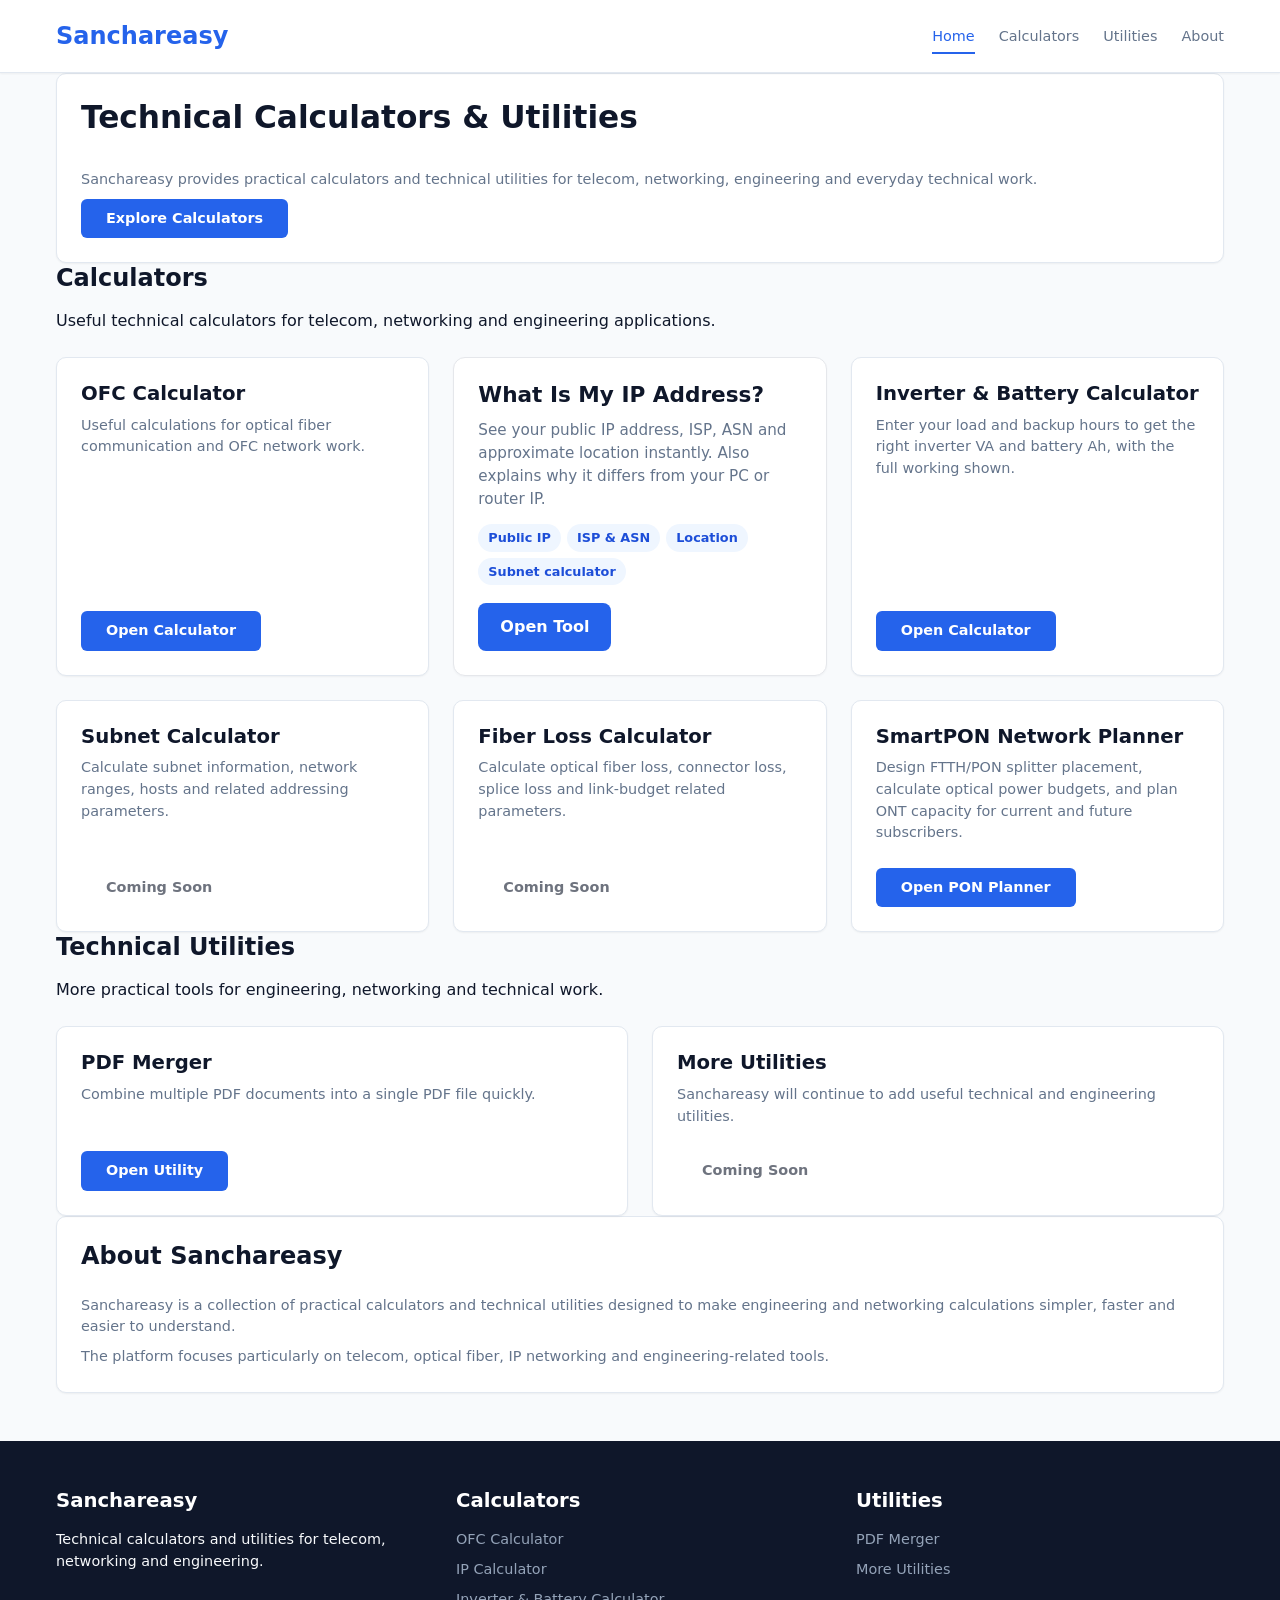
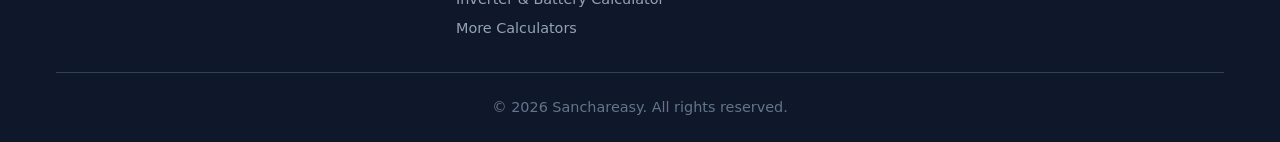
<file: index.html>
<!DOCTYPE html>
<html lang="en">

<head>
    <meta charset="UTF-8">
    <meta name="viewport" content="width=device-width, initial-scale=1.0">
    <meta name="description" content="Sanchareasy - technical calculators and utilities for telecom, networking, engineering and everyday technical work.">
    <meta name="author" content="Sanchareasy">
    <title>Sanchareasy - Technical Calculators & Utilities</title>

    <!-- Master stylesheet -->
    <link rel="stylesheet" href="/css/style.css">
</head>


<body>

    <!-- =========================================================
         HEADER
         ========================================================= -->

    <header class="site-header">

        <div class="container site-header__container">

            <!-- Logo -->
            <a href="/" class="site-logo">
                Sanchareasy
            </a>

            <!-- Mobile menu button -->
            <button
                class="menu-toggle"
                type="button"
                aria-label="Open navigation menu"
                aria-expanded="false"
                onclick="toggleMenu()">
                ☰
            </button>

            <!-- Navigation -->
            <nav class="site-nav" id="main-navigation">

                <ul class="site-nav__list">

                    <li>
                        <a href="/" class="site-nav__link site-nav__link--active">Home</a>
                    </li>

                    <li>
                        <a href="#calculators" class="site-nav__link">Calculators</a>
                    </li>

                    <li>
                        <a href="#utilities" class="site-nav__link">Utilities</a>
                    </li>

                    <li>
                        <a href="#about" class="site-nav__link">About</a>
                    </li>

                </ul>

            </nav>

        </div>

    </header>



    <!-- =========================================================
         MAIN CONTENT
         ========================================================= -->

    <main>


        <!-- HERO / INTRODUCTION -->

        <section>

            <div class="container">

                <div class="card">

                    <div class="card__content">

                        <h1>Technical Calculators & Utilities</h1>

                        <p class="card__description">
                            Sanchareasy provides practical calculators
                            and technical utilities for telecom,
                            networking, engineering and everyday
                            technical work.
                        </p>

                        <div>
                            <a href="#calculators" class="btn btn--primary">
                                Explore Calculators
                            </a>
                        </div>

                    </div>

                </div>

            </div>

        </section>



        <!-- CALCULATORS -->

        <section id="calculators">

            <div class="container">

                <h2>Calculators</h2>

                <p>
                    Useful technical calculators for telecom,
                    networking and engineering applications.
                </p>

                <br>

                <div class="grid-container">


                    <!-- OFC Calculator -->
                    <article class="card">
                        <div class="card__content">
                            <h3 class="card__title">OFC Calculator</h3>
                            <p class="card__description">
                                Useful calculations for optical fiber
                                communication and OFC network work.
                            </p>
                        </div>
                        <div class="card__footer">
                            <a href="/ofc-calculator/" class="btn btn--primary">Open Calculator</a>
                        </div>
                    </article>


                   <!-- What Is My IP card -->
<style>
.se-card{background:#fff;border:1px solid #e5e7eb;border-radius:12px;padding:24px;display:flex;flex-direction:column;justify-content:space-between;box-shadow:0 1px 2px rgba(15,23,42,.04)}
.se-card h3{margin:0 0 10px;font-size:1.35rem;color:#0f172a}
.se-card p{margin:0 0 14px;color:#64748b;font-size:.95rem;line-height:1.5}
.se-card ul{list-style:none;margin:0 0 18px;padding:0;display:flex;flex-wrap:wrap;gap:6px}
.se-card li{background:#eff6ff;color:#1d4ed8;font-size:.8rem;font-weight:600;padding:4px 10px;border-radius:999px}
.se-card a.se-btn{align-self:flex-start;display:inline-block;background:#2563eb;color:#fff;text-decoration:none;font-weight:700;padding:12px 22px;border-radius:8px}
.se-card a.se-btn:hover{background:#1d4ed8}
</style>
<div class="se-card">
  <div>
    <h3>What Is My IP Address?</h3>
    <p>See your public IP address, ISP, ASN and approximate location instantly. Also explains why it differs from your PC or router IP.</p>
    <ul>
      <li>Public IP</li>
      <li>ISP &amp; ASN</li>
      <li>Location</li>
      <li>Subnet calculator</li>
    </ul>
  </div>
  <a class="se-btn" href="/what-is-my-ip/">Open Tool</a>
</div>


                    <!-- Inverter & Battery Calculator -->
                    <article class="card">
                        <div class="card__content">
                            <h3 class="card__title">Inverter &amp; Battery Calculator</h3>
                            <p class="card__description">
                                Enter your load and backup hours to get
                                the right inverter VA and battery Ah,
                                with the full working shown.
                            </p>
                        </div>
                        <div class="card__footer">
                            <a href="/inverter-calculator/" class="btn btn--primary">Open Calculator</a>
                        </div>
                    </article>


                    <!-- Subnet Calculator -->
                    <article class="card">
                        <div class="card__content">
                            <h3 class="card__title">Subnet Calculator</h3>
                            <p class="card__description">
                                Calculate subnet information,
                                network ranges, hosts and related
                                addressing parameters.
                            </p>
                        </div>
                        <div class="card__footer">
                            <span class="btn btn--disabled">Coming Soon</span>
                        </div>
                    </article>


                    <!-- Fiber Loss Calculator -->
                    <article class="card">
                        <div class="card__content">
                            <h3 class="card__title">Fiber Loss Calculator</h3>
                            <p class="card__description">
                                Calculate optical fiber loss,
                                connector loss, splice loss and
                                link-budget related parameters.
                            </p>
                        </div>
                        <div class="card__footer">
                            <span class="btn btn--disabled">Coming Soon</span>
                        </div>
                    </article>


                    <!-- SmartPON Network Planner -->
                    <article class="card">
                        <div class="card__content">
                            <h3 class="card__title">SmartPON Network Planner</h3>
                            <p class="card__description">
                                Design FTTH/PON splitter placement, calculate optical
                                power budgets, and plan ONT capacity for current and
                                future subscribers.
                            </p>
                        </div>
                        <div class="card__footer">
                            <a href="/pon-planner/" class="btn btn--primary">Open PON Planner</a>
                        </div>
                    </article>


                </div>

            </div>

        </section>



        <!-- UTILITIES -->

        <section id="utilities">

            <div class="container">

                <h2>Technical Utilities</h2>

                <p>
                    More practical tools for engineering,
                    networking and technical work.
                </p>

                <br>

                <div class="grid-container">


                    <!-- PDF Merger -->
                    <article class="card">
                        <div class="card__content">
                            <h3 class="card__title">PDF Merger</h3>
                            <p class="card__description">
                                Combine multiple PDF documents into
                                a single PDF file quickly.
                            </p>
                        </div>
                        <div class="card__footer">
                            <a href="/pdf-merger/" class="btn btn--primary">Open Utility</a>
                        </div>
                    </article>


                    <!-- Future Utility -->
                    <article class="card">
                        <div class="card__content">
                            <h3 class="card__title">More Utilities</h3>
                            <p class="card__description">
                                Sanchareasy will continue to add
                                useful technical and engineering
                                utilities.
                            </p>
                        </div>
                        <div class="card__footer">
                            <span class="btn btn--disabled">Coming Soon</span>
                        </div>
                    </article>


                </div>

            </div>

        </section>



        <!-- ABOUT -->

        <section id="about">

            <div class="container">

                <div class="card">

                    <div class="card__content">

                        <h2>About Sanchareasy</h2>

                        <p class="card__description">
                            Sanchareasy is a collection of practical
                            calculators and technical utilities
                            designed to make engineering and
                            networking calculations simpler,
                            faster and easier to understand.
                        </p>

                        <p class="card__description">
                            The platform focuses particularly on
                            telecom, optical fiber, IP networking
                            and engineering-related tools.
                        </p>

                    </div>

                </div>

            </div>

        </section>


    </main>



    <!-- =========================================================
         FOOTER
         ========================================================= -->

    <footer class="site-footer">

        <div class="container">

            <div class="site-footer__grid">

                <!-- Brand -->
                <div>
                    <h3 class="footer-col__title">Sanchareasy</h3>
                    <p>
                        Technical calculators and utilities
                        for telecom, networking and engineering.
                    </p>
                </div>

                <!-- Calculators -->
                <div>
                    <h3 class="footer-col__title">Calculators</h3>
                    <div class="footer-col__links">
                        <a href="/ofc-calculator/" class="footer-col__link">OFC Calculator</a>
                        <a href="/ip-calculator/" class="footer-col__link">IP Calculator</a>
                        <a href="/inverter-calculator/" class="footer-col__link">Inverter &amp; Battery Calculator</a>
                        <a href="#calculators" class="footer-col__link">More Calculators</a>
                    </div>
                </div>

                <!-- Utilities -->
                <div>
                    <h3 class="footer-col__title">Utilities</h3>
                    <div class="footer-col__links">
                        <a href="/pdf-merger/" class="footer-col__link">PDF Merger</a>
                        <a href="#utilities" class="footer-col__link">More Utilities</a>
                    </div>
                </div>

            </div>

            <div class="site-footer__bottom">
                <p>© 2026 Sanchareasy. All rights reserved.</p>
            </div>

        </div>

    </footer>



    <!-- MOBILE NAVIGATION SCRIPT -->

    <script>

        function toggleMenu() {

            const navigation =
                document.getElementById("main-navigation");

            const button =
                document.querySelector(".menu-toggle");

            const isOpen =
                navigation.classList.toggle("site-nav--open");

            button.setAttribute(
                "aria-expanded",
                isOpen
            );

        }

    </script>


</body>

</html>
</file>
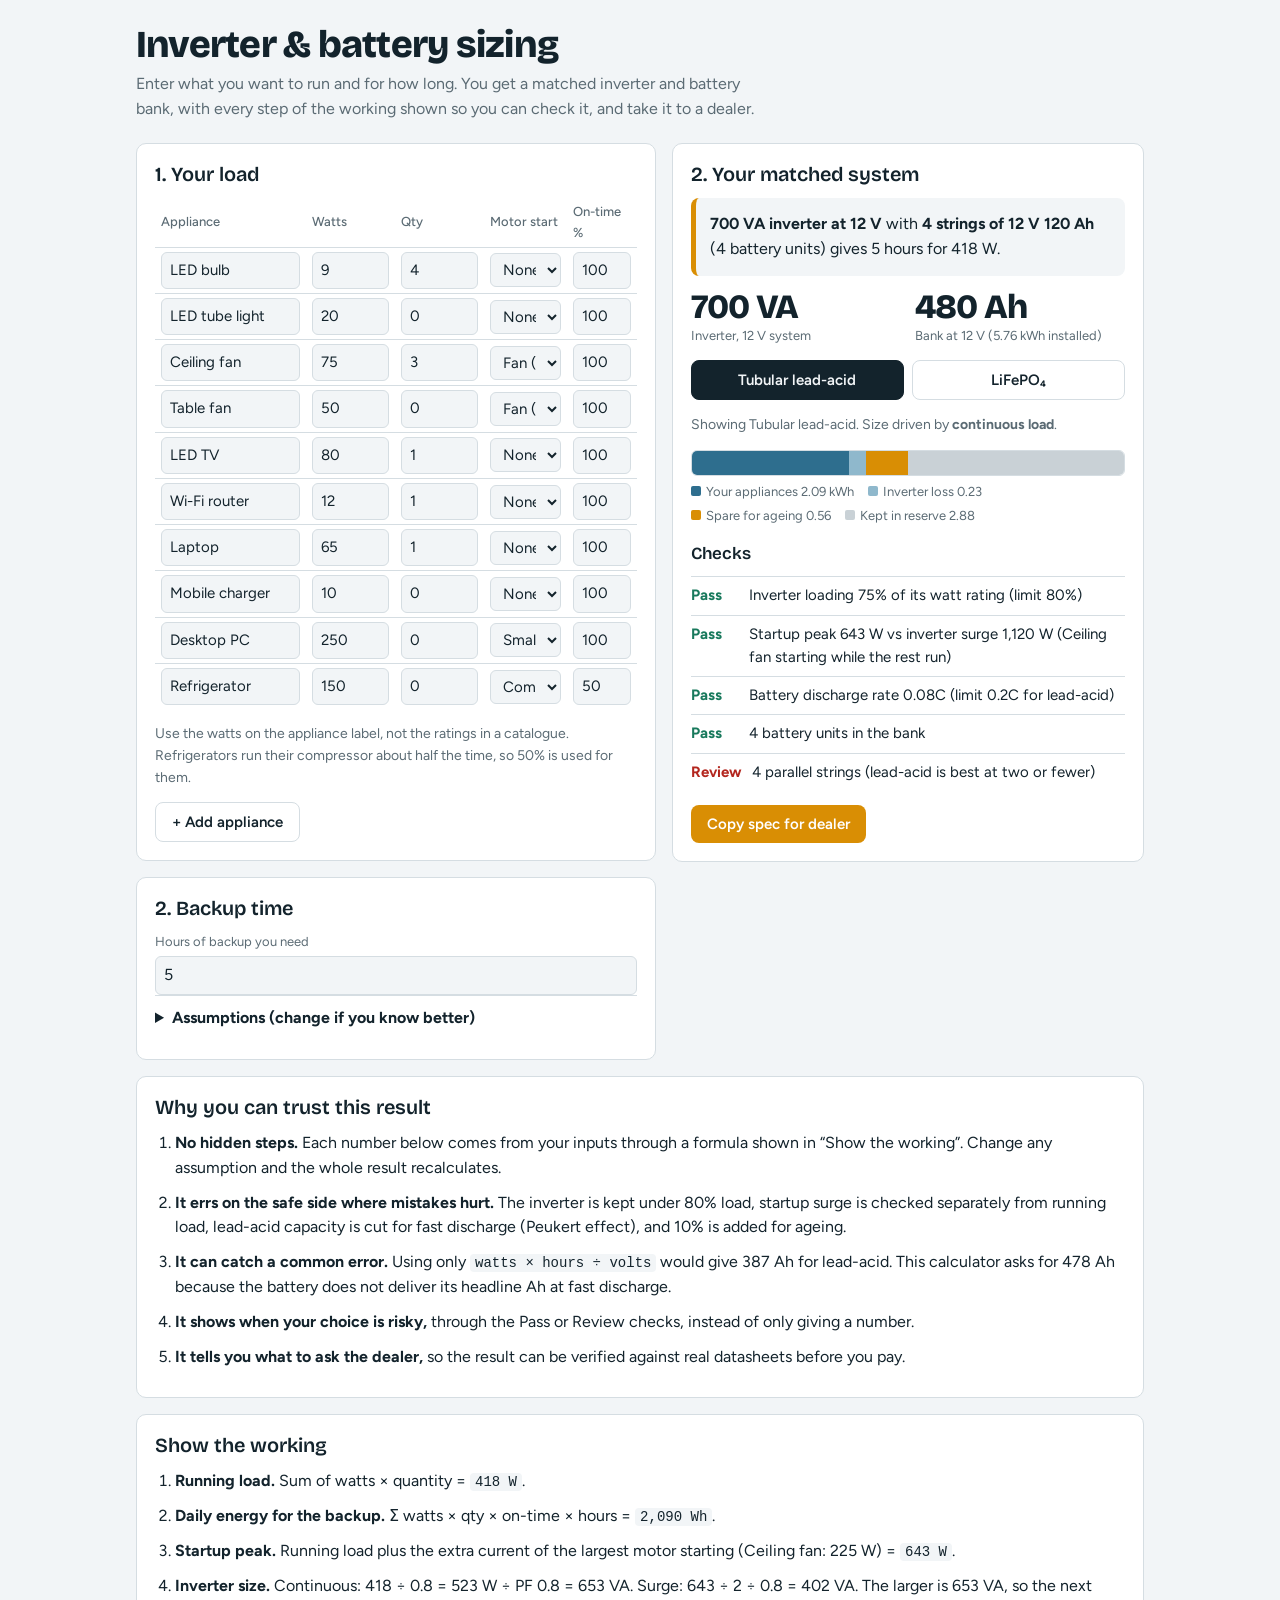
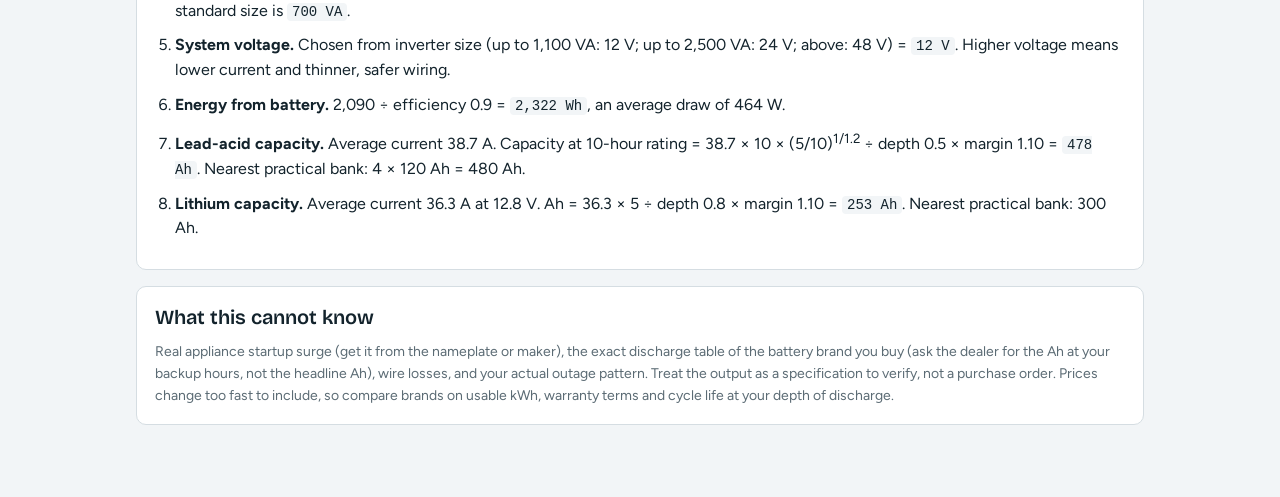
<file: inverter-calculator/index.htm>
<!DOCTYPE html>
<html lang="en"><head><meta charset="utf-8">
<meta name="viewport" content="width=device-width, initial-scale=1, viewport-fit=cover">
<meta name="description" content="Free home inverter and battery calculator for India. Enter your load and backup hours, get the right inverter VA and battery Ah for tubular and lithium batteries, with every step of the working shown.">
<link rel="canonical" href="https://sanchareasy.xyz/inverter-calculator/">
<meta property="og:title" content="Inverter & Battery Sizing Calculator">
<meta property="og:description" content="Enter your load and backup hours. Get a matched inverter and battery bank with the full working shown.">
<meta property="og:type" content="website">
<meta property="og:url" content="https://sanchareasy.xyz/inverter-calculator/">
<meta name="theme-color" content="#13232C">
<link rel="icon" href="data:image/svg+xml,%3Csvg xmlns='http://www.w3.org/2000/svg' viewBox='0 0 100 100'%3E%3Ctext y='.9em' font-size='90'%3E%F0%9F%94%8B%3C/text%3E%3C/svg%3E">
<title>Inverter & Battery Sizing Calculator</title>
<link rel="stylesheet" href="https://fonts.googleapis.com/css2?family=Bricolage+Grotesque:wght@600;800&family=Figtree:wght@400;500;700&display=swap">
<style>
:root{--bg:#F2F5F7;--card:#FFFFFF;--ink:#13232C;--mute:#5B6B74;--line:#D5DDE2;--acc:#D98E04;--acc-ink:#FFFFFF;--ok:#18795C;--warn:#B3261E;--b1:#2E6E8E;--b2:#8FB8CC;--b3:#D98E04;--b4:#C9D1D6;
--h:'Bricolage Grotesque','Trebuchet MS',sans-serif;--b:'Figtree',system-ui,-apple-system,'Segoe UI',sans-serif;
box-sizing:border-box;padding-top:env(safe-area-inset-top,0px);padding-bottom:env(safe-area-inset-bottom,0px)}
@media(prefers-color-scheme:dark){:root:not([data-theme="light"]){color-scheme:dark;--bg:#0E1A21;--card:#16262F;--ink:#E8EFF2;--mute:#92A4AE;--line:#2A3E49;--acc:#F0A91B;--acc-ink:#1A1200;--ok:#4CC9A0;--warn:#FF8A80;--b1:#4D9CC2;--b2:#2C5568;--b3:#F0A91B;--b4:#33474F}}
:root[data-theme="dark"]{color-scheme:dark;--bg:#0E1A21;--card:#16262F;--ink:#E8EFF2;--mute:#92A4AE;--line:#2A3E49;--acc:#F0A91B;--acc-ink:#1A1200;--ok:#4CC9A0;--warn:#FF8A80;--b1:#4D9CC2;--b2:#2C5568;--b3:#F0A91B;--b4:#33474F}
html{scroll-padding-top:env(safe-area-inset-top,0px)}
*{box-sizing:border-box}
body{margin:0;background:var(--bg);color:var(--ink);font:400 16px/1.55 var(--b)}
main{max-width:1040px;margin:0 auto;padding:24px 16px 56px}
h1{font:800 clamp(26px,5vw,38px)/1.1 var(--h);margin:0 0 6px;letter-spacing:-.02em}
h2{font:600 20px/1.2 var(--h);margin:0 0 12px}
p.sub{color:var(--mute);margin:0 0 22px;max-width:62ch}
.grid{display:grid;grid-template-columns:1.1fr 1fr;gap:16px}
@media(max-width:820px){.grid{grid-template-columns:1fr}}
.card{background:var(--card);border:1px solid var(--line);border-radius:10px;padding:18px;margin-bottom:16px}
.tw{overflow-x:auto}
table{width:100%;border-collapse:collapse;font-size:15px}
th{font-weight:500;color:var(--mute);text-align:left;padding:4px 6px;font-size:13px}
td{padding:4px 6px;border-top:1px solid var(--line)}
input,select{font:inherit;color:var(--ink);background:var(--bg);border:1px solid var(--line);border-radius:6px;padding:6px 8px;width:100%;min-width:56px}
input:focus-visible,select:focus-visible,button:focus-visible,summary:focus-visible{outline:2px solid var(--acc);outline-offset:2px}
.nm{min-width:130px}
button{font:600 15px var(--b);border:0;border-radius:8px;padding:10px 16px;background:var(--acc);color:var(--acc-ink);cursor:pointer}
button.g{background:transparent;color:var(--ink);border:1px solid var(--line)}
.row{display:flex;gap:12px;flex-wrap:wrap;align-items:end}
.row label{flex:1;min-width:120px;font-size:13px;color:var(--mute)}
.row label input{margin-top:4px;font-size:16px}
.big{font:800 34px/1 var(--h);letter-spacing:-.02em}
.kv{display:grid;grid-template-columns:repeat(2,1fr);gap:14px;margin:6px 0 14px}
.kv small{display:block;color:var(--mute);font-size:13px}
.tabs{display:flex;gap:8px;margin-bottom:14px}
.tabs button{flex:1;background:transparent;color:var(--ink);border:1px solid var(--line)}
.tabs button[aria-pressed=true]{background:var(--ink);color:var(--bg);border-color:var(--ink)}
.bar{display:flex;height:26px;border-radius:6px;overflow:hidden;margin:8px 0 6px;border:1px solid var(--line)}
.bar i{display:block;height:100%}
.leg{display:flex;flex-wrap:wrap;gap:4px 14px;font-size:13px;color:var(--mute)}
.leg b{display:inline-block;width:10px;height:10px;border-radius:2px;margin-right:5px}
.chk{list-style:none;padding:0;margin:0}
.chk li{padding:7px 0;border-top:1px solid var(--line);display:flex;gap:10px;font-size:15px}
.chk .t{font-weight:700;min-width:48px}
.ok{color:var(--ok)}.bad{color:var(--warn)}
ol.w{padding-left:20px;margin:0}ol.w li{margin-bottom:10px}
code{font-family:ui-monospace,Menlo,Consolas,monospace;font-size:14px;background:var(--bg);padding:1px 5px;border-radius:4px}
details{border-top:1px solid var(--line);padding:10px 0}
summary{cursor:pointer;font-weight:700}
.note{font-size:14px;color:var(--mute)}
.verdict{padding:14px;border-radius:8px;background:var(--bg);border-left:5px solid var(--acc);margin-bottom:14px}
</style></head><body><main>
<h1>Inverter & battery sizing</h1>
<p class="sub">Enter what you want to run and for how long. You get a matched inverter and battery bank, with every step of the working shown so you can check it, and take it to a dealer.</p>

<div class="grid"><div>
<div class="card"><h2>1. Your load</h2>
<div class="tw"><table><thead><tr><th>Appliance</th><th>Watts</th><th>Qty</th><th>Motor start</th><th>On-time %</th></tr></thead><tbody id="rows"></tbody></table></div>
<p class="note">Use the watts on the appliance label, not the ratings in a catalogue. Refrigerators run their compressor about half the time, so 50% is used for them.</p>
<button class="g" id="add">+ Add appliance</button></div>
<div class="card"><h2>2. Backup time</h2>
<div class="row"><label>Hours of backup you need<input id="hrs" type="number" min="0.5" max="48" step="0.5" value="5"></label></div>
<details><summary>Assumptions (change if you know better)</summary>
<div class="row" style="margin-top:10px">
<label>Inverter efficiency %<input id="eff" type="number" value="90"></label>
<label>Power factor<input id="pf" type="number" step="0.05" value="0.8"></label>
<label>Max inverter loading %<input id="ld" type="number" value="80"></label>
<label>Surge capacity (× rated W)<input id="sg" type="number" step="0.1" value="2"></label></div>
<div class="row" style="margin-top:10px">
<label>Lead-acid usable depth %<input id="dl" type="number" value="50"></label>
<label>Lithium usable depth %<input id="di" type="number" value="80"></label>
<label>Peukert exponent (lead)<input id="pk" type="number" step="0.05" value="1.2"></label>
<label>Ageing/temperature margin %<input id="mg" type="number" value="10"></label></div></details></div>
</div>

<div><div class="card" id="out"></div></div></div>

<div class="card"><h2>Why you can trust this result</h2>
<ol class="w" id="trust"></ol></div>
<div class="card"><h2>Show the working</h2><ol class="w" id="work"></ol></div>
<div class="card"><h2>What this cannot know</h2>
<p class="note" style="margin:0">Real appliance startup surge (get it from the nameplate or maker), the exact discharge table of the battery brand you buy (ask the dealer for the Ah at your backup hours, not the headline Ah), wire losses, and your actual outage pattern. Treat the output as a specification to verify, not a purchase order. Prices change too fast to include, so compare brands on usable kWh, warranty terms and cycle life at your depth of discharge.</p></div>

<script>
const PRE=[["LED bulb",9,1,100,4],["LED tube light",20,1,100,0],["Ceiling fan",75,2,100,3],["Table fan",50,2,100,0],["LED TV",80,1,100,1],["Wi-Fi router",12,1,100,1],["Laptop",65,1,100,1],["Mobile charger",10,1,100,0],["Desktop PC",250,1.5,100,0],["Refrigerator",150,4,50,0]];
let R=PRE.map(p=>({n:p[0],w:p[1],s:p[2],d:p[3],q:p[4]}));
const $=id=>document.getElementById(id),v=id=>+$(id).value;
const SIZES=[700,850,1100,1500,2000,2500,3500,5000,7500];
let tab='lead',last=null;
function rows(){$('rows').innerHTML=R.map((r,i)=>`<tr><td><input class="nm" value="${r.n}" data-i="${i}" data-k="n" aria-label="Name"></td><td><input type="number" min="0" value="${r.w}" data-i="${i}" data-k="w" aria-label="Watts"></td><td><input type="number" min="0" value="${r.q}" data-i="${i}" data-k="q" aria-label="Quantity"></td><td><select data-i="${i}" data-k="s" aria-label="Motor start"><option value="1"${r.s==1?' selected':''}>None</option><option value="1.5"${r.s==1.5?' selected':''}>Small</option><option value="2"${r.s==2?' selected':''}>Fan (2×)</option><option value="4"${r.s==4?' selected':''}>Compressor (4×)</option><option value="6"${r.s==6?' selected':''}>Pump (6×)</option></select></td><td><input type="number" min="1" max="100" value="${r.d}" data-i="${i}" data-k="d" aria-label="On-time percent"></td></tr>`).join('')}
$('rows').addEventListener('input',e=>{const t=e.target,i=t.dataset.i;if(i==null)return;R[i][t.dataset.k]=t.dataset.k=='n'?t.value:+t.value;calc()});
$('add').onclick=()=>{R.push({n:"Other",w:100,s:1,d:100,q:1});rows();calc()};
document.querySelectorAll('input[type=number]:not([data-i])').forEach(e=>e.addEventListener('input',calc));
const f=(x,d=0)=>x.toLocaleString('en-IN',{maximumFractionDigits:d,minimumFractionDigits:d});

function bank(kind,Pb,h,V0,A){ // returns config for battery chemistry
 const Vn=kind=='lead'?V0:V0*12.8/12, n=V0/12, D=(kind=='lead'?v('dl'):v('di'))/100, m=1+v('mg')/100;
 const I=Pb/Vn, k=kind=='lead'?v('pk'):1.02;
 const naive=I*h/D;
 const C=I*10*Math.pow(h/10,1/k)/D*m, // Ah needed at C10 rating for lead
 sizes=kind=='lead'?[100,120,150,180,200,220]:[50,100,150,200,300];
 let best=null;
 sizes.forEach(s=>{const p=Math.ceil(C/s),tot=p*s,sc=tot+(p>2?1e4:0)+p*0.01;if(!best||sc<best.sc)best={s,p,tot,sc}});
 const unit=kind=='lead'?12:12.8, units=n*best.p, inst=best.tot*Vn, usable=inst*D;
 return {kind,Vn,n,D,I,k,naive,C,m,...best,unit,units,inst,usable,peakI:A/Vn}}

function calc(){
 const h=v('hrs'),eff=v('eff')/100,pf=v('pf'),ld=v('ld')/100,sg=v('sg');
 const act=R.filter(r=>r.q>0&&r.w>0);
 const P=act.reduce((a,r)=>a+r.w*r.q,0);
 if(!P||!h){$('out').innerHTML='<h2>Your result</h2><p class="note">Add at least one appliance with quantity above zero.</p>';$('trust').innerHTML=$('work').innerHTML='';return}
 const E=act.reduce((a,r)=>a+r.w*r.q*r.d/100*h,0);
 let ex=0,exn='';act.forEach(r=>{const x=r.w*r.q*(r.s-1);if(x>ex){ex=x;exn=r.n}});
 const peak=P+ex,Wc=P/ld,VAc=Wc/pf,VAs=peak/sg/pf,VAreq=Math.max(VAc,VAs);
 const size=SIZES.find(s=>s>=VAreq)||Math.ceil(VAreq/500)*500;
 const V=size<=1100?12:size<=2500?24:48, drv=VAc>=VAs?'continuous load':'startup surge of '+exn;
 const Eb=E/eff,Pb=Eb/h,Pbpk=P/eff;
 const L=bank('lead',Pb,h,V,Pbpk),I2=bank('li',Pb,h,V,Pbpk);
 last={P,E,peak,size,V,Wc,VAc,VAs,drv,Eb,Pb,h,eff,pf,ld,sg,ex,exn,L,I2,VAreq};
 render()}

function bar(b){const del=last.E,loss=last.Eb-last.E,spare=Math.max(0,b.usable-last.Eb),res=b.inst-b.usable,T=b.inst;
 const seg=[[del,'--b1'],[loss,'--b2'],[spare,'--b3'],[res,'--b4']].map(s=>`<i style="width:${s[0]/T*100}%;background:var(${s[1]})"></i>`).join('');
 return `<div class="bar" role="img" aria-label="Where the battery energy goes">${seg}</div><div class="leg"><span><b style="background:var(--b1)"></b>Your appliances ${f(del/1000,2)} kWh</span><span><b style="background:var(--b2)"></b>Inverter loss ${f(loss/1000,2)}</span><span><b style="background:var(--b3)"></b>Spare for ageing ${f(spare/1000,2)}</span><span><b style="background:var(--b4)"></b>Kept in reserve ${f(res/1000,2)}</span></div>`}

function render(){const d=last,b=tab=='lead'?d.L:d.I2,nm=tab=='lead'?'Tubular lead-acid':'LiFePO₄ lithium';
 const cfg=`${b.n>1?b.n+' in series × ':''}${b.p} ${b.p>1?'strings':'string'} of ${f(b.unit,1).replace('.0','')} V ${b.s} Ah`;
 const crate=b.peakI/b.tot,crLim=tab=='lead'?0.2:0.5,loadPct=d.P/(d.size*d.pf)*100,surgeOK=d.peak<=d.size*d.pf*d.sg;
 const checks=[
 [loadPct<=d.ld*100,`Inverter loading ${f(loadPct)}% of its watt rating (limit ${f(d.ld*100)}%)`],
 [surgeOK,`Startup peak ${f(d.peak)} W vs inverter surge ${f(d.size*d.pf*d.sg)} W (${d.exn||'no motors'} starting while the rest run)`],
 [crate<=crLim,`Battery discharge rate ${f(crate,2)}C (limit ${crLim}C for ${tab=='lead'?'lead-acid':'lithium'})`],
 [b.units<=8,`${b.units} battery units in the bank${b.units>8?' (many parallel strings are hard to balance; consider a higher system voltage)':''}`],
 [b.p<=2||tab!='lead',`${b.p} parallel strings${b.p>2&&tab=='lead'?' (lead-acid is best at two or fewer)':''}`]];
 $('out').innerHTML=`<h2>2. Your matched system</h2>
 <div class="verdict"><b>${f(d.size)} VA inverter at ${d.V} V</b> with <b>${cfg}</b> (${b.units} battery ${b.units>1?'units':'unit'}) gives ${f(d.h,1).replace('.0','')} hours for ${f(d.P)} W.</div>
 <div class="kv"><div><span class="big">${f(d.size)} VA</span><small>Inverter, ${d.V} V system</small></div><div><span class="big">${f(b.tot*(b.p?1:1))} Ah</span><small>Bank at ${d.V} V (${f(b.inst/1000,2)} kWh installed)</small></div></div>
 <div class="tabs" role="group" aria-label="Battery type"><button aria-pressed="${tab=='lead'}" data-t="lead">Tubular lead-acid</button><button aria-pressed="${tab=='li'}" data-t="li">LiFePO₄</button></div>
 <p class="note" style="margin-top:0">Showing ${nm}. Size driven by <b>${d.drv}</b>.</p>${bar(b)}
 <h2 style="margin-top:18px;font-size:17px">Checks</h2><ul class="chk">${checks.map(c=>`<li><span class="t ${c[0]?'ok':'bad'}">${c[0]?'Pass':'Review'}</span><span>${c[1]}</span></li>`).join('')}</ul>
 <p style="margin:14px 0 0"><button id="cp">Copy spec for dealer</button> <span class="note" id="cpm"></span></p>`;
 document.querySelectorAll('.tabs button').forEach(x=>x.onclick=()=>{tab=x.dataset.t;render()});
 $('cp').onclick=()=>{const t=`Home backup spec: running load ${f(d.P)} W, peak ${f(d.peak)} W, backup ${d.h} h.\nInverter: pure sine wave, ${f(d.size)} VA / ${f(d.size*d.pf)} W continuous, ${d.V} V, surge at least ${f(d.peak)} W.\nBattery: ${nm}, ${cfg}, ${f(b.inst/1000,2)} kWh installed. Please confirm Ah at the ${d.h}-hour discharge rate, warranty and cycle life at ${b.D*100}% depth.`;
  (navigator.clipboard?navigator.clipboard.writeText(t):Promise.reject()).then(()=>$('cpm').textContent='Copied.').catch(()=>{$('cpm').textContent='Select and copy:';const a=document.createElement('textarea');a.value=t;a.style.width='100%';a.rows=5;$('cp').parentNode.appendChild(a);a.select()})};
 const L=d.L;
 $('trust').innerHTML=`<li><b>No hidden steps.</b> Each number below comes from your inputs through a formula shown in “Show the working”. Change any assumption and the whole result recalculates.</li>
 <li><b>It errs on the safe side where mistakes hurt.</b> The inverter is kept under ${f(d.ld*100)}% load, startup surge is checked separately from running load, lead-acid capacity is cut for fast discharge (Peukert effect), and ${f(v('mg'))}% is added for ageing.</li>
 <li><b>It can catch a common error.</b> Using only <code>watts × hours ÷ volts</code> would give ${f(L.naive)} Ah for lead-acid. This calculator asks for ${f(L.C)} Ah because the battery does not deliver its headline Ah at fast discharge.</li>
 <li><b>It shows when your choice is risky,</b> through the Pass or Review checks, instead of only giving a number.</li>
 <li><b>It tells you what to ask the dealer,</b> so the result can be verified against real datasheets before you pay.</li>`;
 $('work').innerHTML=`<li><b>Running load.</b> Sum of watts × quantity = <code>${f(d.P)} W</code>.</li>
 <li><b>Daily energy for the backup.</b> Σ watts × qty × on-time × hours = <code>${f(d.E)} Wh</code>.</li>
 <li><b>Startup peak.</b> Running load plus the extra current of the largest motor starting (${d.exn||'none'}: ${f(d.ex)} W) = <code>${f(d.peak)} W</code>.</li>
 <li><b>Inverter size.</b> Continuous: ${f(d.P)} ÷ ${d.ld} = ${f(d.Wc)} W ÷ PF ${d.pf} = ${f(d.VAc)} VA. Surge: ${f(d.peak)} ÷ ${d.sg} ÷ ${d.pf} = ${f(d.VAs)} VA. The larger is ${f(d.VAreq)} VA, so the next standard size is <code>${f(d.size)} VA</code>.</li>
 <li><b>System voltage.</b> Chosen from inverter size (up to 1,100 VA: 12 V; up to 2,500 VA: 24 V; above: 48 V) = <code>${d.V} V</code>. Higher voltage means lower current and thinner, safer wiring.</li>
 <li><b>Energy from battery.</b> ${f(d.E)} ÷ efficiency ${d.eff} = <code>${f(d.Eb)} Wh</code>, an average draw of ${f(d.Pb)} W.</li>
 <li><b>Lead-acid capacity.</b> Average current ${f(L.I,1)} A. Capacity at 10-hour rating = ${f(L.I,1)} × 10 × (${d.h}/10)<sup>1/${L.k}</sup> ÷ depth ${L.D} × margin ${L.m.toFixed(2)} = <code>${f(L.C)} Ah</code>. Nearest practical bank: ${L.n>1?L.n+' in series × ':''}${L.p} × ${L.s} Ah = ${f(L.tot)} Ah.</li>
 <li><b>Lithium capacity.</b> Average current ${f(d.I2.I,1)} A at ${f(d.I2.Vn,1)} V. Ah = ${f(d.I2.I,1)} × ${d.h} ÷ depth ${d.I2.D} × margin ${d.I2.m.toFixed(2)} = <code>${f(d.I2.C)} Ah</code>. Nearest practical bank: ${f(d.I2.tot)} Ah.</li>`}

rows();calc();
</script></main></body></html>
</file>
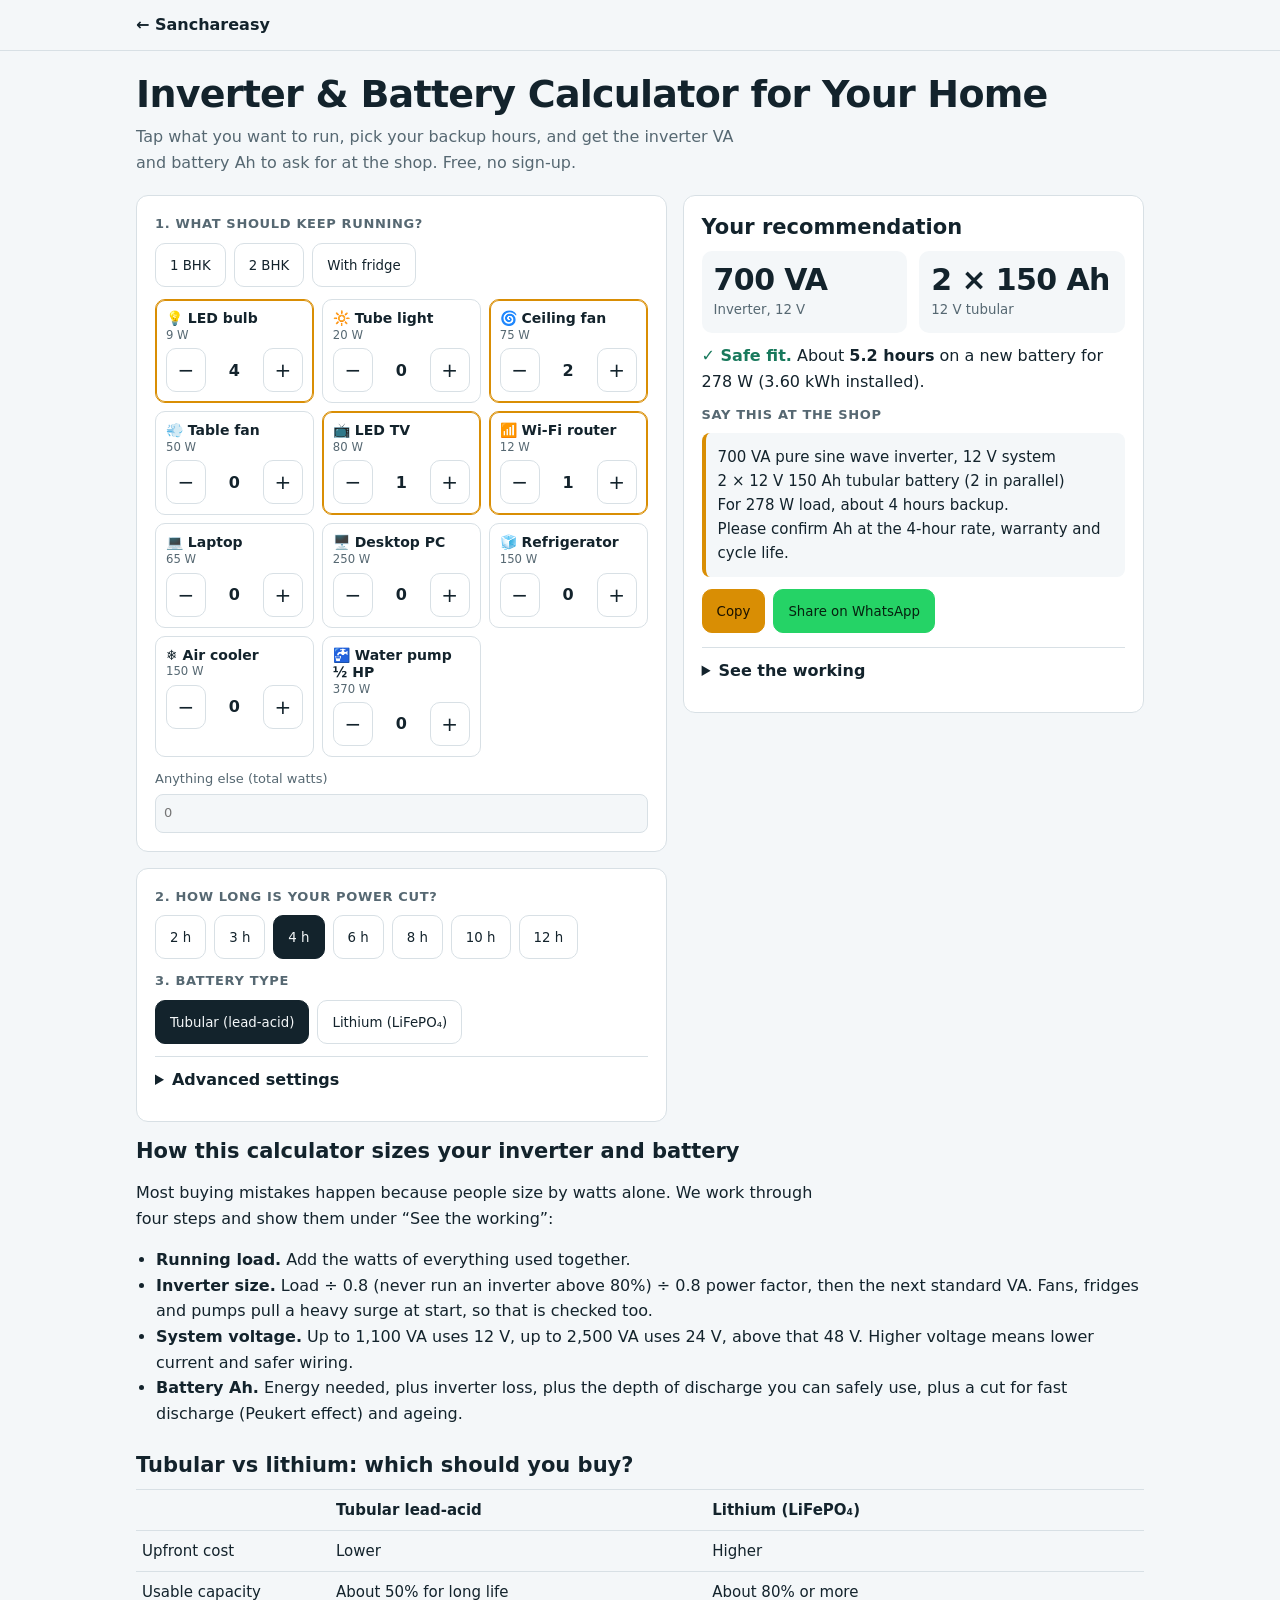
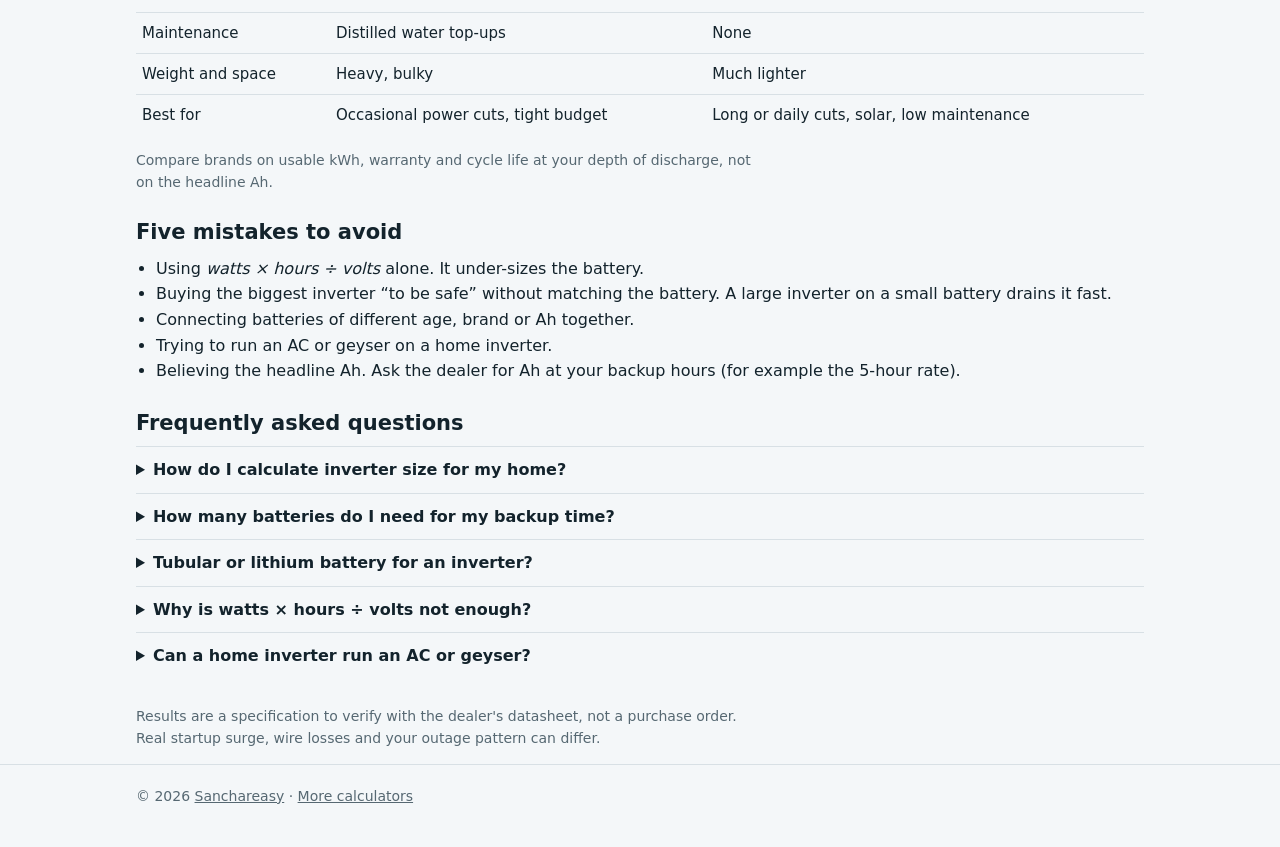
<file: inverter-calculator/index.html>
<!DOCTYPE html>
<html lang="en-IN"><head><meta charset="utf-8">
<meta name="viewport" content="width=device-width, initial-scale=1">
<title>Inverter & Battery Calculator India: Find Your VA and Ah</title>
<meta name="description" content="Free inverter and battery calculator for Indian homes. Pick your appliances and backup hours, get the inverter VA and battery Ah to buy, for tubular or lithium. No sign-up.">
<link rel="canonical" href="https://sanchareasy.xyz/inverter-calculator/">
<meta name="robots" content="index,follow,max-snippet:-1,max-image-preview:large">
<meta name="theme-color" content="#13232C">
<meta property="og:type" content="website"><meta property="og:site_name" content="Sanchareasy">
<meta property="og:title" content="Inverter & Battery Calculator: what VA and Ah should you buy?">
<meta property="og:description" content="Pick your appliances and backup hours. Get a clear inverter and battery recommendation in 30 seconds.">
<meta property="og:url" content="https://sanchareasy.xyz/inverter-calculator/">
<meta name="twitter:card" content="summary">
<link rel="icon" href="data:image/svg+xml,%3Csvg xmlns='http://www.w3.org/2000/svg' viewBox='0 0 100 100'%3E%3Ctext y='.9em' font-size='90'%3E%F0%9F%94%8B%3C/text%3E%3C/svg%3E">
<script type="application/ld+json">
{"@context":"https://schema.org","@graph":[
{"@type":"WebApplication","name":"Inverter & Battery Calculator","url":"https://sanchareasy.xyz/inverter-calculator/","applicationCategory":"UtilitiesApplication","operatingSystem":"Any","inLanguage":"en-IN","description":"Calculates the inverter VA and battery Ah needed for a home, for tubular and lithium batteries.","offers":{"@type":"Offer","price":"0","priceCurrency":"INR"},"publisher":{"@type":"Organization","name":"Sanchareasy","url":"https://sanchareasy.xyz/"}},
{"@type":"BreadcrumbList","itemListElement":[{"@type":"ListItem","position":1,"name":"Sanchareasy","item":"https://sanchareasy.xyz/"},{"@type":"ListItem","position":2,"name":"Inverter & Battery Calculator","item":"https://sanchareasy.xyz/inverter-calculator/"}]},
{"@type":"FAQPage","mainEntity":[
{"@type":"Question","name":"How do I calculate inverter size for my home?","acceptedAnswer":{"@type":"Answer","text":"Add up the watts of everything you want to run together. Divide by 0.8 so the inverter is never loaded above 80%, then divide by the power factor (0.8) to get VA, and pick the next standard size. Also check that the inverter can handle the startup surge of fans, pumps and fridges."}},
{"@type":"Question","name":"How many batteries do I need for my backup time?","acceptedAnswer":{"@type":"Answer","text":"It depends on load and hours. Example: about 470 W (4 LED bulbs, 2 tube lights, 3 fans, a TV, a router and a laptop) for 3 hours needs an 850 VA inverter with two 12 V 180 Ah tubular batteries."}},
{"@type":"Question","name":"Tubular or lithium battery for an inverter?","acceptedAnswer":{"@type":"Answer","text":"Tubular lead-acid costs less upfront but should only be discharged about 50% for a long life and needs water top-ups. Lithium (LiFePO4) costs more, gives about 80% usable capacity, is lighter and needs no maintenance, so it can work out cheaper over its life for heavy daily use."}},
{"@type":"Question","name":"Why is watts × hours ÷ volts not enough?","acceptedAnswer":{"@type":"Answer","text":"That formula ignores inverter losses, the fact that lead-acid batteries deliver less than their headline Ah at faster discharge (Peukert effect), and the depth of discharge you can safely use. It usually under-sizes the battery."}},
{"@type":"Question","name":"Can a home inverter run an AC or geyser?","acceptedAnswer":{"@type":"Answer","text":"Usually not on a normal home setup. Air conditioners and geysers draw thousands of watts and need a very large inverter and battery bank, which is rarely practical. Plan inverters for lights, fans, TV, Wi-Fi, laptop and fridge."}}]}]}
</script>
<style>
:root{--bg:#F4F7F9;--card:#fff;--ink:#13232C;--mute:#566872;--line:#D8E0E5;--acc:#D98E04;--ok:#18795C;--warn:#B3261E;color-scheme:light dark}
@media(prefers-color-scheme:dark){:root{--bg:#0E1A21;--card:#16262F;--ink:#E8EFF2;--mute:#9AABB4;--line:#2A3E49;--acc:#F0A91B;--ok:#4CC9A0;--warn:#FF8A80}}
*{box-sizing:border-box}
body{margin:0;background:var(--bg);color:var(--ink);font:400 16px/1.6 system-ui,-apple-system,"Segoe UI",Roboto,sans-serif}
a{color:inherit}
.w{max-width:1040px;margin:0 auto;padding:0 16px}
header{padding:12px 0;border-bottom:1px solid var(--line)}header a{font-weight:700;text-decoration:none}
h1{font-size:clamp(26px,5vw,38px);line-height:1.15;margin:22px 0 8px;letter-spacing:-.02em}
h2{font-size:21px;line-height:1.25;margin:0 0 10px}
.sub{color:var(--mute);margin:0 0 20px;max-width:60ch}
.grid{display:grid;grid-template-columns:1.15fr 1fr;gap:16px;align-items:start}
@media(max-width:840px){.grid{grid-template-columns:1fr}}
.card{background:var(--card);border:1px solid var(--line);border-radius:12px;padding:18px;margin-bottom:16px}
.res{position:sticky;top:12px}
.step{font-weight:700;color:var(--mute);font-size:13px;text-transform:uppercase;letter-spacing:.05em;margin:0 0 8px}
.chips,.hrs{display:flex;gap:8px;flex-wrap:wrap;margin-bottom:12px}
button{font:600 15px inherit;font-family:inherit;color:var(--ink);background:transparent;border:1px solid var(--line);border-radius:10px;padding:10px 14px;min-height:44px;cursor:pointer}
button[aria-pressed=true]{background:var(--ink);color:var(--bg);border-color:var(--ink)}
button:focus-visible,input:focus-visible,summary:focus-visible{outline:2px solid var(--acc);outline-offset:2px}
.items{display:grid;grid-template-columns:repeat(auto-fill,minmax(150px,1fr));gap:8px}
.it{border:1px solid var(--line);border-radius:10px;padding:10px;display:flex;flex-direction:column;gap:6px}
.it[data-on="1"]{border-color:var(--acc);box-shadow:inset 0 0 0 1px var(--acc)}
.it b{font-weight:600;font-size:14px;line-height:1.25}.it small{display:block;color:var(--mute);font-weight:400}
.st{display:flex;align-items:center;justify-content:space-between}
.st button{width:40px;padding:0;font-size:20px}.st output{font-weight:700;min-width:24px;text-align:center}
input[type=number]{font:inherit;color:var(--ink);background:var(--bg);border:1px solid var(--line);border-radius:8px;padding:8px;width:100%;margin-top:4px}
label{display:block;font-size:13px;color:var(--mute)}
.opt{display:flex;gap:10px;flex-wrap:wrap;align-items:end;margin-top:12px}.opt label{flex:1;min-width:110px}
details{border-top:1px solid var(--line);padding:10px 0}summary{cursor:pointer;font-weight:600}
.big{display:grid;grid-template-columns:1fr 1fr;gap:12px;margin:10px 0}
.big div{background:var(--bg);border-radius:10px;padding:12px}.big span{display:block;font-size:30px;font-weight:800;line-height:1.1;letter-spacing:-.02em}.big small{color:var(--mute)}
.say{background:var(--bg);border-left:4px solid var(--acc);border-radius:8px;padding:12px;font-size:15px;white-space:pre-line}
.acts{display:flex;gap:8px;flex-wrap:wrap;margin-top:12px}
.acts .go{background:#25D366;border-color:#25D366;color:#06210f}.acts .cp{background:var(--acc);border-color:var(--acc);color:#1A1200}
.ok{color:var(--ok);font-weight:700}.bad{color:var(--warn)}.note{font-size:14px;color:var(--mute)}
ul.w2{padding-left:20px;margin:6px 0}
article section{margin:0 0 26px}article p{max-width:70ch}
table.cmp{border-collapse:collapse;width:100%;font-size:15px}.cmp th,.cmp td{border-top:1px solid var(--line);padding:8px 6px;text-align:left;vertical-align:top}
footer{border-top:1px solid var(--line);padding:20px 0 40px;color:var(--mute);font-size:14px}
</style></head><body>
<header><div class="w"><a href="/">← Sanchareasy</a></div></header>
<main class="w">
<h1>Inverter & Battery Calculator for Your Home</h1>
<p class="sub">Tap what you want to run, pick your backup hours, and get the inverter VA and battery Ah to ask for at the shop. Free, no sign-up.</p>
<noscript><p class="bad">This calculator needs JavaScript. The guide below works without it.</p></noscript>
<div class="grid"><div>
<div class="card"><p class="step">1. What should keep running?</p>
<div class="chips" id="pre" aria-label="Quick start"></div>
<div class="items" id="items"></div>
<div class="opt"><label>Anything else (total watts)<input id="oth" type="number" min="0" max="5000" placeholder="0" inputmode="numeric"></label></div></div>
<div class="card"><p class="step">2. How long is your power cut?</p>
<div class="hrs" id="hrs" aria-label="Backup hours"></div>
<p class="step" style="margin-top:6px">3. Battery type</p>
<div class="hrs" id="typ"><button data-t="lead">Tubular (lead-acid)</button><button data-t="li">Lithium (LiFePO₄)</button></div>
<details><summary>Advanced settings</summary><div class="opt">
<label>Inverter efficiency %<input id="a-eff" type="number" value="90"></label>
<label>Power factor<input id="a-pf" type="number" step=".05" value="0.8"></label>
<label>Tubular usable %<input id="a-dl" type="number" value="50"></label>
<label>Lithium usable %<input id="a-di" type="number" value="80"></label>
<label>Ageing margin %<input id="a-mg" type="number" value="10"></label></div></details></div>
</div>
<div class="res"><div class="card" id="out" aria-live="polite"></div></div></div>

<article>
<section><h2>How this calculator sizes your inverter and battery</h2>
<p>Most buying mistakes happen because people size by watts alone. We work through four steps and show them under “See the working”:</p>
<ul class="w2"><li><b>Running load.</b> Add the watts of everything used together.</li>
<li><b>Inverter size.</b> Load ÷ 0.8 (never run an inverter above 80%) ÷ 0.8 power factor, then the next standard VA. Fans, fridges and pumps pull a heavy surge at start, so that is checked too.</li>
<li><b>System voltage.</b> Up to 1,100 VA uses 12 V, up to 2,500 VA uses 24 V, above that 48 V. Higher voltage means lower current and safer wiring.</li>
<li><b>Battery Ah.</b> Energy needed, plus inverter loss, plus the depth of discharge you can safely use, plus a cut for fast discharge (Peukert effect) and ageing.</li></ul></section>
<section><h2>Tubular vs lithium: which should you buy?</h2>
<table class="cmp"><tr><th></th><th>Tubular lead-acid</th><th>Lithium (LiFePO₄)</th></tr>
<tr><td>Upfront cost</td><td>Lower</td><td>Higher</td></tr>
<tr><td>Usable capacity</td><td>About 50% for long life</td><td>About 80% or more</td></tr>
<tr><td>Maintenance</td><td>Distilled water top-ups</td><td>None</td></tr>
<tr><td>Weight and space</td><td>Heavy, bulky</td><td>Much lighter</td></tr>
<tr><td>Best for</td><td>Occasional power cuts, tight budget</td><td>Long or daily cuts, solar, low maintenance</td></tr></table>
<p class="note">Compare brands on usable kWh, warranty and cycle life at your depth of discharge, not on the headline Ah.</p></section>
<section><h2>Five mistakes to avoid</h2>
<ul class="w2"><li>Using <i>watts × hours ÷ volts</i> alone. It under-sizes the battery.</li>
<li>Buying the biggest inverter “to be safe” without matching the battery. A large inverter on a small battery drains it fast.</li>
<li>Connecting batteries of different age, brand or Ah together.</li>
<li>Trying to run an AC or geyser on a home inverter.</li>
<li>Believing the headline Ah. Ask the dealer for Ah at your backup hours (for example the 5-hour rate).</li></ul></section>
<section><h2>Frequently asked questions</h2>
<details><summary>How do I calculate inverter size for my home?</summary><p>Add up the watts of everything you want to run together. Divide by 0.8 so the inverter is never loaded above 80%, then divide by the power factor (0.8) to get VA, and pick the next standard size. Also check that the inverter can handle the startup surge of fans, pumps and fridges.</p></details>
<details><summary>How many batteries do I need for my backup time?</summary><p>It depends on load and hours. Example: about 470 W (4 LED bulbs, 2 tube lights, 3 fans, a TV, a router and a laptop) for 3 hours needs an 850 VA inverter with two 12 V 180 Ah tubular batteries.</p></details>
<details><summary>Tubular or lithium battery for an inverter?</summary><p>Tubular lead-acid costs less upfront but should only be discharged about 50% for a long life and needs water top-ups. Lithium (LiFePO4) costs more, gives about 80% usable capacity, is lighter and needs no maintenance, so it can work out cheaper over its life for heavy daily use.</p></details>
<details><summary>Why is watts × hours ÷ volts not enough?</summary><p>That formula ignores inverter losses, the fact that lead-acid batteries deliver less than their headline Ah at faster discharge (Peukert effect), and the depth of discharge you can safely use. It usually under-sizes the battery.</p></details>
<details><summary>Can a home inverter run an AC or geyser?</summary><p>Usually not on a normal home setup. Air conditioners and geysers draw thousands of watts and need a very large inverter and battery bank, which is rarely practical. Plan inverters for lights, fans, TV, Wi-Fi, laptop and fridge.</p></details></section>
<p class="note">Results are a specification to verify with the dealer's datasheet, not a purchase order. Real startup surge, wire losses and your outage pattern can differ.</p>
</article></main>
<footer><div class="w">© 2026 <a href="/">Sanchareasy</a> · <a href="/#calculators">More calculators</a></div></footer>
<script>
const I=[['led','LED bulb',9,1,100,'💡'],['tube','Tube light',20,1,100,'🔆'],['fan','Ceiling fan',75,2,100,'🌀'],['tfan','Table fan',50,2,100,'💨'],['tv','LED TV',80,1,100,'📺'],['wifi','Wi-Fi router',12,1,100,'📶'],['lap','Laptop',65,1,100,'💻'],['pc','Desktop PC',250,1.5,100,'🖥️'],['fr','Refrigerator',150,4,50,'🧊'],['cool','Air cooler',150,2,100,'❄️'],['pump','Water pump ½ HP',370,6,100,'🚰']];
const PRE=[['1 BHK',{led:4,fan:2,tv:1,wifi:1}],['2 BHK',{led:6,tube:2,fan:4,tv:1,wifi:1,lap:1}],['With fridge',{led:4,fan:3,tv:1,wifi:1,fr:1}]];
const A={eff:90,pf:.8,ld:80,sg:2,dl:50,di:80,pk:1.2,mg:10},S={q:{},h:4,t:'lead',o:0},HR=[2,3,4,6,8,10,12];
const SZ=[700,850,1100,1500,2000,2500,3500,5000,7500],$=id=>document.getElementById(id);
const f=(x,d=0)=>x.toLocaleString('en-IN',{maximumFractionDigits:d,minimumFractionDigits:d});
function bank(kind,Pb,h,V0,Ap){
 const Vn=kind=='lead'?V0:V0*12.8/12,n=V0/12,D=(kind=='lead'?A.dl:A.di)/100,m=1+A.mg/100,k=kind=='lead'?A.pk:1.02,cur=Pb/Vn;
 const C=cur*10*Math.pow(h/10,1/k)/D*m,sizes=kind=='lead'?[100,120,150,180,200,220]:[50,100,150,200,300];
 let b=null;sizes.forEach(s=>{const p=Math.ceil(C/s),tot=p*s,sc=tot*(1+.15*(p-1))+(p>2&&kind=='lead'?400:0);if(!b||sc<b.sc)b={s,p,tot,sc}});
 const unitV=kind=='lead'?12:12.8,ha=h*Math.pow(b.tot/(C/m),k);
 return {...b,n,cur,unitV,units:n*b.p,kWh:b.tot*Vn/1000,ha,crate:(Ap/Vn)/b.tot,lim:kind=='lead'?.2:.5}}
function calc(){
 const h=S.h,eff=A.eff/100,act=I.filter(i=>S.q[i[0]]>0).map(i=>({n:i[1],w:i[2]*S.q[i[0]],s:i[3],d:i[4]}));
 if(S.o>0)act.push({n:'Other load',w:S.o,s:1,d:100});
 history.replaceState(null,'','?'+new URLSearchParams({...S.q,h,t:S.t,...(S.o?{o:S.o}:{})}));
 if(!act.length){$('out').innerHTML='<h2>Your recommendation</h2><p class="note">Tap + on an appliance, or choose a quick start, to see your inverter and battery.</p>';return}
 const P=act.reduce((a,r)=>a+r.w,0),E=act.reduce((a,r)=>a+r.w*r.d/100*h,0);
 let ex=0,exn='';act.forEach(r=>{const x=r.w*(r.s-1);if(x>ex){ex=x;exn=r.n}});
 const peak=P+ex,VAc=P/(A.ld/100)/A.pf,VAs=peak/A.sg/A.pf,req=Math.max(VAc,VAs);
 const size=SZ.find(s=>s>=req)||Math.ceil(req/500)*500,V=size<=1100?12:size<=2500?24:48;
 const Eb=E/eff,Pb=Eb/h,b=bank(S.t,Pb,h,V,P/eff),nm=S.t=='lead'?'tubular':'lithium LiFePO₄';
 const wire=b.n>1?`${b.n} in series, ${b.p} such ${b.p>1?'sets':'set'} in parallel`:b.p>1?`${b.p} in parallel`:'single battery';
 const warn=[];
 if(peak>size*A.pf*A.sg)warn.push(`Startup surge of ${exn} may trip this inverter. Choose the next size up.`);
 if(b.crate>b.lim)warn.push('Battery discharge rate is high for this bank. Ask for a larger Ah or higher voltage.');
 if(b.units>8||b.p>3)warn.push('This needs many batteries. Consider lithium, a smaller load or a shorter backup time.');
 if(S.q.pump)warn.push('Pumps have heavy starting surge. Check the motor nameplate before buying.');
 const spec=`${size} VA pure sine wave inverter, ${V} V system\n${b.units} × ${f(b.unitV,1).replace('.0','')} V ${b.s} Ah ${nm} battery (${wire})\nFor ${f(P)} W load, about ${h} hours backup.`;
 const url=location.href;
 $('out').innerHTML=`<h2>Your recommendation</h2><div class="big"><div><span>${f(size)} VA</span><small>Inverter, ${V} V</small></div><div><span>${b.units} × ${b.s} Ah</span><small>${f(b.unitV,1).replace('.0','')} V ${nm}</small></div></div>
 <p style="margin:0 0 10px">${warn.length?'':'<span class="ok">✓ Safe fit.</span> '}About <b>${f(b.ha,1)} hours</b> on a new battery for ${f(P)} W (${f(b.kWh,2)} kWh installed).</p>
 ${warn.map(w=>`<p class="bad" style="margin:0 0 8px">⚠ ${w}</p>`).join('')}
 <p class="step">Say this at the shop</p><div class="say" id="say">${spec}\nPlease confirm Ah at the ${h}-hour rate, warranty and cycle life.</div>
 <div class="acts"><button class="cp" id="cp">Copy</button><button class="go" id="wa">Share on WhatsApp</button></div><p class="note" id="cpm"></p>
 <details><summary>See the working</summary><ol class="w2"><li>Running load: ${f(P)} W. Startup peak: ${f(peak)} W${exn?' ('+exn+')':''}.</li>
 <li>Inverter: ${f(P)} ÷ ${A.ld/100} ÷ ${A.pf} = ${f(VAc)} VA. Surge: ${f(peak)} ÷ ${A.sg} ÷ ${A.pf} = ${f(VAs)} VA. Next standard size: ${f(size)} VA.</li>
 <li>Energy: ${f(E)} Wh ÷ efficiency ${eff} = ${f(Eb)} Wh from the battery.</li>
 <li>Battery: ${f(b.cur,1)} A average at ${f(b.n*b.unitV,1).replace('.0','')} V, adjusted for usable depth, Peukert and ${A.mg}% ageing margin, rounded to ${b.s} Ah units.</li></ol></details>`;
 $('cp').onclick=()=>{const t=$('say').textContent;(navigator.clipboard?navigator.clipboard.writeText(t):Promise.reject()).then(()=>$('cpm').textContent='Copied.').catch(()=>{$('cpm').textContent='Select the text above and copy.'})};
 $('wa').onclick=()=>window.open('https://wa.me/?text='+encodeURIComponent(`My home backup plan: ${size} VA inverter + ${b.units} × ${b.s} Ah ${nm} battery for about ${h} hours. Plan yours free: ${url}`),'_blank','noopener')}
function draw(){I.forEach(i=>{const q=S.q[i[0]]||0,c=$('it-'+i[0]);c.dataset.on=q?1:0;c.querySelector('output').textContent=q});
 document.querySelectorAll('#hrs button').forEach(x=>x.setAttribute('aria-pressed',+x.dataset.h==S.h));
 document.querySelectorAll('#typ button').forEach(x=>x.setAttribute('aria-pressed',x.dataset.t==S.t));calc()}
$('items').innerHTML=I.map(i=>`<div class="it" id="it-${i[0]}"><b>${i[5]} ${i[1]}<small>${i[2]} W</small></b><div class="st"><button data-id="${i[0]}" data-d="-1" aria-label="Fewer ${i[1]}">−</button><output>0</output><button data-id="${i[0]}" data-d="1" aria-label="More ${i[1]}">+</button></div></div>`).join('');
$('pre').innerHTML=PRE.map((p,j)=>`<button data-p="${j}">${p[0]}</button>`).join('');
$('hrs').innerHTML=HR.map(x=>`<button data-h="${x}">${x} h</button>`).join('');
$('items').onclick=e=>{const b=e.target.closest('button');if(!b)return;const k=b.dataset.id;S.q[k]=Math.max(0,Math.min(20,(S.q[k]||0)+ +b.dataset.d));draw()};
$('pre').onclick=e=>{const b=e.target.closest('button');if(b){S.q={...PRE[b.dataset.p][1]};draw()}};
$('hrs').onclick=e=>{const b=e.target.closest('button');if(b){S.h=+b.dataset.h;draw()}};
$('typ').onclick=e=>{const b=e.target.closest('button');if(b){S.t=b.dataset.t;draw()}};
$('oth').oninput=e=>{S.o=Math.max(0,+e.target.value||0);calc()};
['eff','pf','dl','di','mg'].forEach(k=>$('a-'+k).oninput=e=>{const x=+e.target.value;if(x>0)A[k]=x;calc()});
const U=new URLSearchParams(location.search);
I.forEach(i=>{const x=+U.get(i[0]);if(x>0)S.q[i[0]]=Math.min(20,x)});
if(HR.includes(+U.get('h')))S.h=+U.get('h');if(['lead','li'].includes(U.get('t')))S.t=U.get('t');
if(+U.get('o')>0){S.o=+U.get('o');$('oth').value=S.o}
if(!Object.keys(S.q).length&&!S.o)S.q={...PRE[0][1]};
draw();
</script></body></html>
</file>
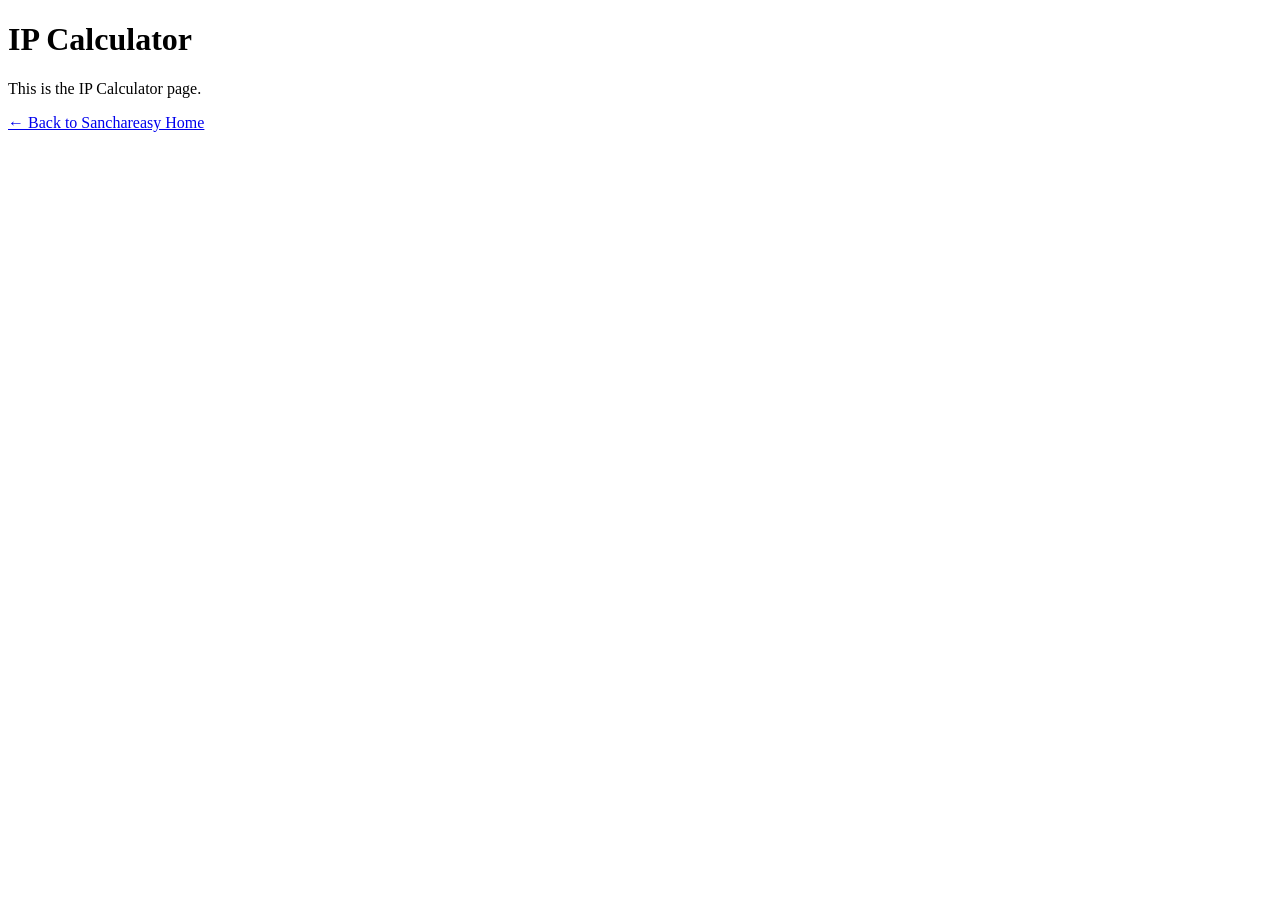
<file: ip-calculator/index.html>
<!DOCTYPE html>
<html lang="en">
<head>
    <meta charset="UTF-8">
    <meta name="viewport" content="width=device-width, initial-scale=1.0">

    <title>IP Calculator - Sanchareasy</title>
</head>

<body>

    <h1>IP Calculator</h1>

    <p>
        This is the IP Calculator page.
    </p>

    <p>
        <a href="/">← Back to Sanchareasy Home</a>
    </p>

</body>
</html>
</file>
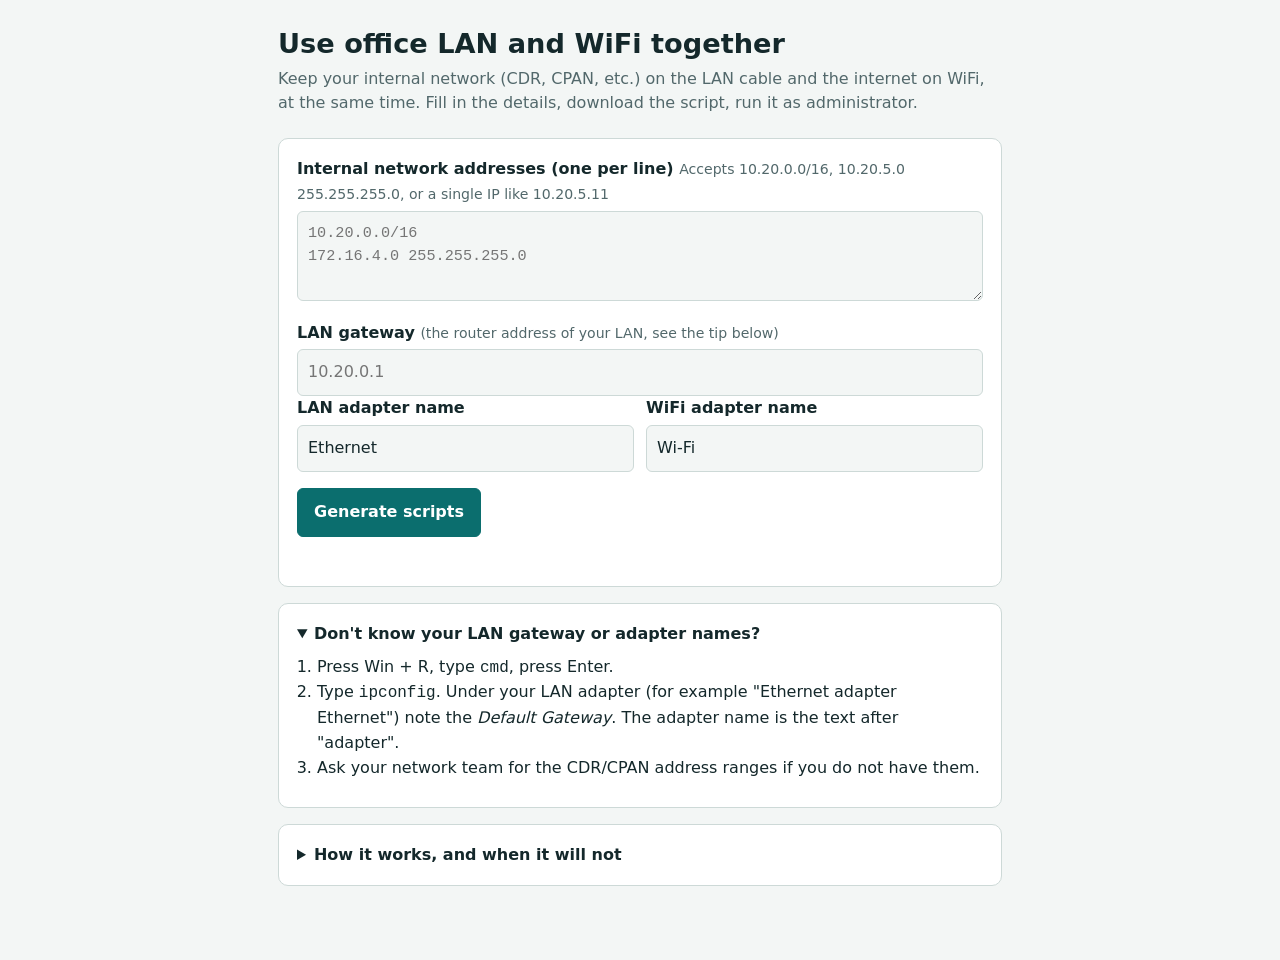
<file: lan-wifi-together/index.html>
<!DOCTYPE html>
<html lang="en">
<head>
<meta charset="utf-8">
<meta name="viewport" content="width=device-width, initial-scale=1">
<title>Use LAN and WiFi together – one-click fix for Windows</title>
<meta name="description" content="Enter your office LAN details and download a script that keeps the internal network on LAN and the internet on WiFi, at the same time.">
<style>
:root{--bg:#f3f6f5;--card:#fff;--ink:#14282b;--mute:#52686b;--line:#cdd9d7;--accent:#0b6e6e;--warn:#b45309;--code:#0f2b2e;--codeink:#d5f2ee}
@media (prefers-color-scheme:dark){:root{--bg:#0e1a1c;--card:#142427;--ink:#e4f0ee;--mute:#93aaa8;--line:#274347;--accent:#4fd1c5;--warn:#f0b35a;--code:#091416;--codeink:#c9efe9}}
*{box-sizing:border-box}
body{margin:0;background:var(--bg);color:var(--ink);font:16px/1.55 "Segoe UI",system-ui,sans-serif}
main{max-width:760px;margin:0 auto;padding:28px 18px 60px}
h1{font-size:1.7rem;line-height:1.2;margin:0 0 6px}
.lead{color:var(--mute);margin:0 0 22px}
.card{background:var(--card);border:1px solid var(--line);border-radius:10px;padding:18px;margin-bottom:16px}
label{display:block;font-weight:600;margin:12px 0 4px}
label:first-child{margin-top:0}
.hint{font-weight:400;color:var(--mute);font-size:.88rem}
input,textarea{width:100%;padding:10px;border:1px solid var(--line);border-radius:6px;background:var(--bg);color:var(--ink);font:inherit}
textarea{min-height:90px;font-family:Consolas,monospace;font-size:.95rem}
input:focus,textarea:focus,button:focus-visible{outline:2px solid var(--accent);outline-offset:1px}
.row{display:grid;grid-template-columns:1fr 1fr;gap:12px}
@media(max-width:560px){.row{grid-template-columns:1fr}}
button{font:inherit;font-weight:600;padding:11px 16px;border-radius:6px;border:1px solid var(--accent);background:var(--accent);color:#fff;cursor:pointer}
@media (prefers-color-scheme:dark){button{color:#06201f}}
button.alt{background:transparent;color:var(--accent)}
.actions{display:flex;gap:10px;flex-wrap:wrap;margin-top:16px}
#err{color:var(--warn);margin-top:12px;min-height:1.2em;font-weight:600}
pre{background:var(--code);color:var(--codeink);padding:14px;border-radius:8px;overflow-x:auto;font-size:.85rem;margin:8px 0 0}
details summary{cursor:pointer;font-weight:600}
ol{padding-left:20px;margin:8px 0}
code{font-family:Consolas,monospace}
#out{display:none}
</style>
</head>
<body>
<main>
<h1>Use office LAN and WiFi together</h1>
<p class="lead">Keep your internal network (CDR, CPAN, etc.) on the LAN cable and the internet on WiFi, at the same time. Fill in the details, download the script, run it as administrator.</p>

<div class="card">
<label for="subnets">Internal network addresses (one per line)
<span class="hint">Accepts 10.20.0.0/16, 10.20.5.0 255.255.255.0, or a single IP like 10.20.5.11</span></label>
<textarea id="subnets" placeholder="10.20.0.0/16&#10;172.16.4.0 255.255.255.0"></textarea>

<label for="gw">LAN gateway <span class="hint">(the router address of your LAN, see the tip below)</span></label>
<input id="gw" inputmode="decimal" placeholder="10.20.0.1" autocomplete="off">

<div class="row">
<div><label for="lan">LAN adapter name</label><input id="lan" value="Ethernet"></div>
<div><label for="wifi">WiFi adapter name</label><input id="wifi" value="Wi-Fi"></div>
</div>

<div class="actions">
<button id="gen">Generate scripts</button>
</div>
<div id="err" role="alert"></div>
</div>

<div class="card" id="out">
<p style="margin-top:0"><strong>Ready.</strong> Download, then right-click the file and choose <em>Run as administrator</em>.</p>
<div class="actions" style="margin-top:0">
<button id="dl1">Download apply script</button>
<button id="dl2" class="alt">Download undo script</button>
</div>
<details style="margin-top:14px"><summary>View the commands</summary><pre id="preview"></pre></details>
</div>

<div class="card">
<details open><summary>Don't know your LAN gateway or adapter names?</summary>
<ol>
<li>Press Win + R, type <code>cmd</code>, press Enter.</li>
<li>Type <code>ipconfig</code>. Under your LAN adapter (for example "Ethernet adapter Ethernet") note the <em>Default Gateway</em>. The adapter name is the text after "adapter".</li>
<li>Ask your network team for the CDR/CPAN address ranges if you do not have them.</li>
</ol></details>
</div>

<div class="card">
<details><summary>How it works, and when it will not</summary>
<p>Both adapters offer a default route, so Windows sends all traffic through one of them. The script gives WiFi the better priority for the internet and adds fixed routes so only your internal addresses go through the LAN. Nothing leaves your computer: this page runs in your browser and only builds a text file.</p>
<p>It will not work if office policy blocks a second active adapter, if a VPN client forces its own routes, or if you do not have administrator rights. To go back, run the undo script.</p>
</details>
</div>
</main>

<script>
(function(){
  var $=function(id){return document.getElementById(id)};
  var applyTxt="",undoTxt="";

  function ip2n(s){
    var p=s.trim().split(".");
    if(p.length!==4)return null;
    var n=0;
    for(var i=0;i<4;i++){
      if(!/^\d{1,3}$/.test(p[i])||+p[i]>255)return null;
      n=n*256+ +p[i];
    }
    return n;
  }
  function n2ip(n){return [n/16777216>>>0,(n>>>16)&255,(n>>>8)&255,n&255].join(".")}
  function maskFromBits(b){return b===0?0:(0xFFFFFFFF<<(32-b))>>>0}
  function validMask(m){
    var inv=(~m)>>>0;
    return ((inv+1)&inv)===0;
  }

  function parseLine(line){
    line=line.trim();
    if(!line)return null;
    var ip,mask;
    var m=line.match(/^(\S+)\/(\d{1,2})$/);
    if(m){
      var bits=+m[2];
      if(bits>32)throw new Error("Bad prefix length: "+line);
      ip=ip2n(m[1]);mask=maskFromBits(bits);
    }else{
      var parts=line.split(/[\s,]+/);
      ip=ip2n(parts[0]);
      if(parts.length===1)mask=0xFFFFFFFF;
      else if(parts.length===2)mask=ip2n(parts[1]);
      else throw new Error("Cannot read: "+line);
    }
    if(ip===null||mask===null||!validMask(mask))throw new Error("Not a valid address or mask: "+line);
    return {net:n2ip((ip&mask)>>>0),mask:n2ip(mask)};
  }

  function clean(name){return name.replace(/["%&|<>^]/g,"").trim()}

  function build(){
    var err=$("err");err.textContent="";
    var routes=[];
    try{
      $("subnets").value.split(/\r?\n/).forEach(function(l){var r=parseLine(l);if(r)routes.push(r)});
    }catch(e){err.textContent=e.message;return false}
    if(!routes.length){err.textContent="Enter at least one internal network address.";return false}
    var gw=$("gw").value.trim();
    if(ip2n(gw)===null){err.textContent="Enter the LAN gateway as four numbers, like 10.20.0.1.";return false}
    var lan=clean($("lan").value),wifi=clean($("wifi").value);
    if(!lan||!wifi){err.textContent="Enter both adapter names.";return false}

    var head=["@echo off","net session >nul 2>&1","if %errorlevel% neq 0 (","  echo Right-click this file and choose Run as administrator.","  pause","  exit /b 1",")",""];
    var a=head.concat([
      "echo Giving WiFi priority for the internet...",
      'netsh interface ipv4 set interface "'+wifi+'" metric=10',
      'netsh interface ipv4 set interface "'+lan+'" metric=500',
      "echo Adding internal routes via LAN gateway "+gw+"..."
    ]);
    routes.forEach(function(r){a.push("route -p add "+r.net+" mask "+r.mask+" "+gw+" metric 1")});
    a.push("echo.","echo Done. Internal networks use LAN, the internet uses WiFi.","pause");

    var u=head.concat(["echo Removing internal routes..."]);
    routes.forEach(function(r){u.push("route delete "+r.net+" mask "+r.mask)});
    u.push("echo Restoring automatic adapter priority...",
      'netsh interface ipv4 set interface "'+wifi+'" metric=0',
      'netsh interface ipv4 set interface "'+lan+'" metric=0',
      "echo.","echo Settings restored.","pause");

    applyTxt=a.join("\r\n")+"\r\n";
    undoTxt=u.join("\r\n")+"\r\n";
    $("preview").textContent=a.slice(head.length).join("\n");
    $("out").style.display="block";
    $("out").scrollIntoView({behavior:window.matchMedia("(prefers-reduced-motion: reduce)").matches?"auto":"smooth"});
    return true;
  }

  function save(name,txt){
    var b=new Blob([txt],{type:"application/octet-stream"});
    var url=URL.createObjectURL(b),a=document.createElement("a");
    a.href=url;a.download=name;document.body.appendChild(a);a.click();
    document.body.removeChild(a);setTimeout(function(){URL.revokeObjectURL(url)},1000);
  }

  $("gen").addEventListener("click",build);
  $("dl1").addEventListener("click",function(){save("lan-wifi-apply.bat",applyTxt)});
  $("dl2").addEventListener("click",function(){save("lan-wifi-undo.bat",undoTxt)});
})();
</script>
</body>
</html>
</file>
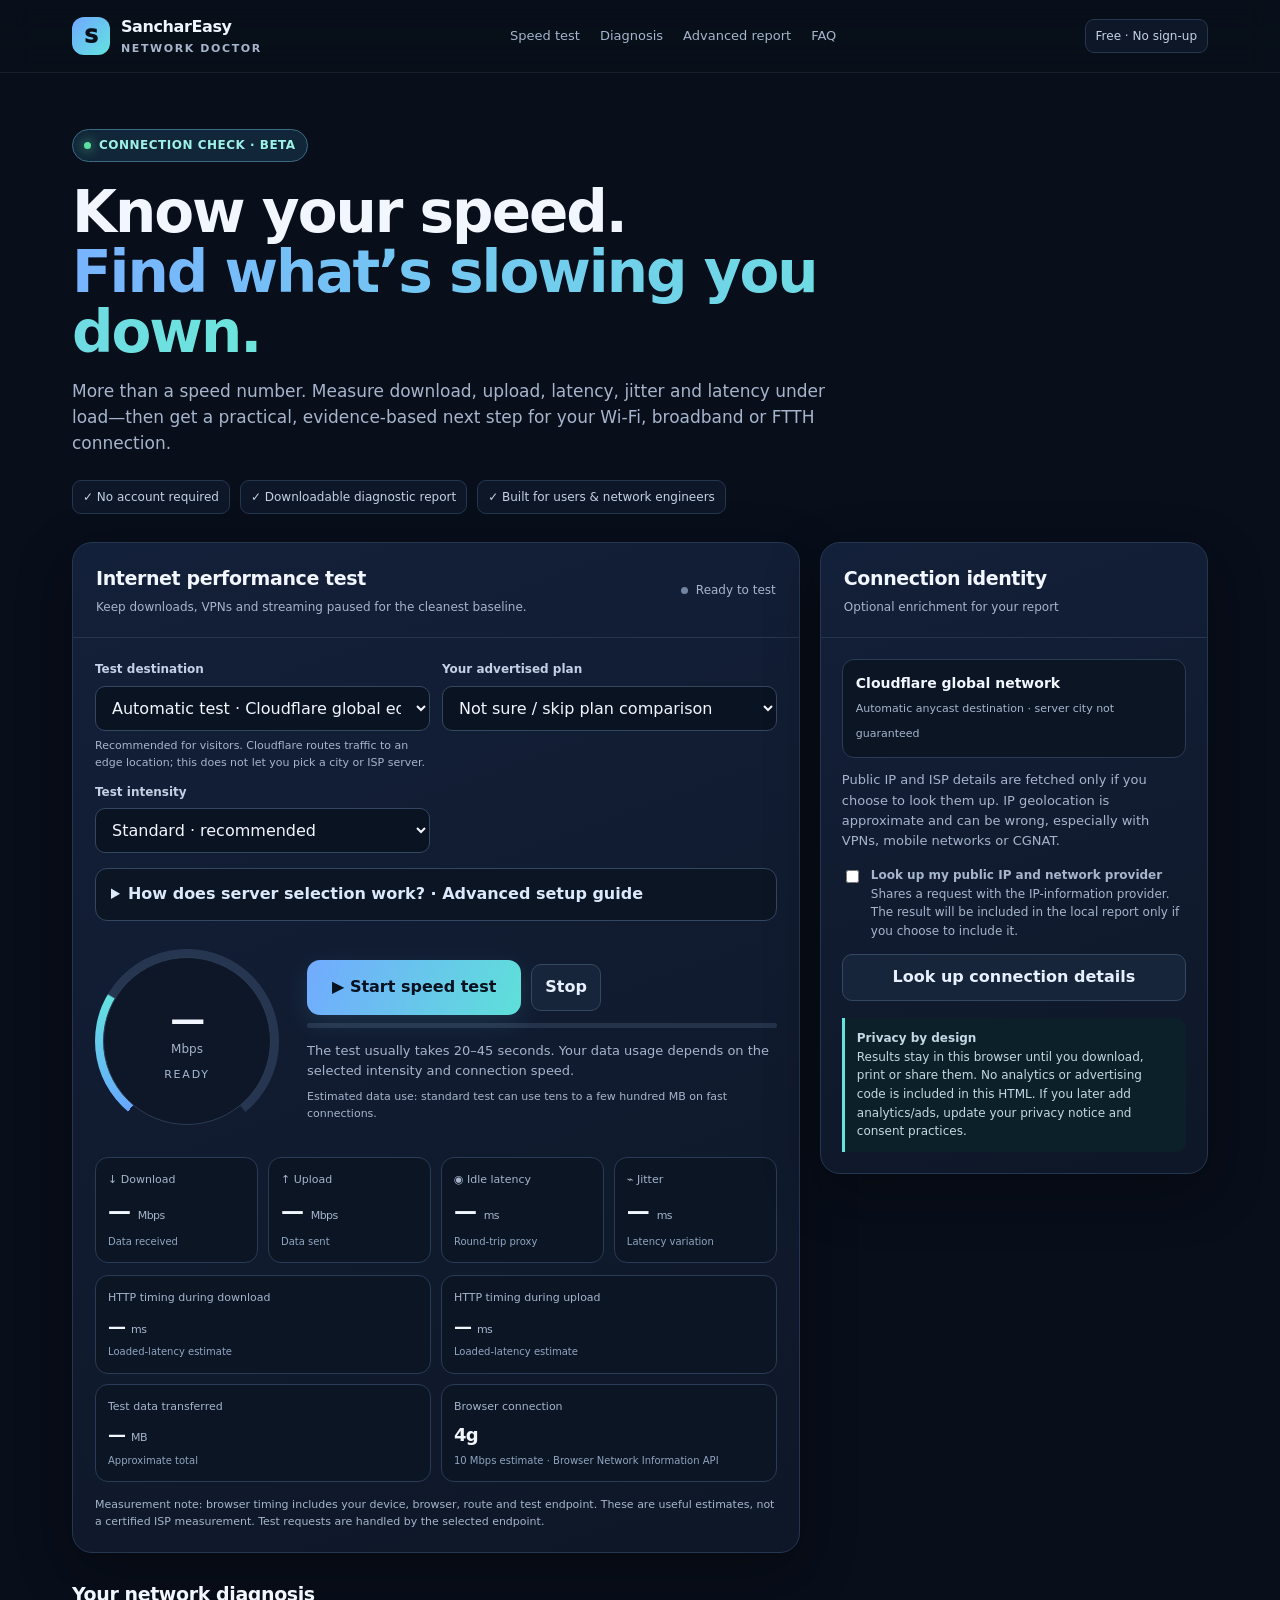
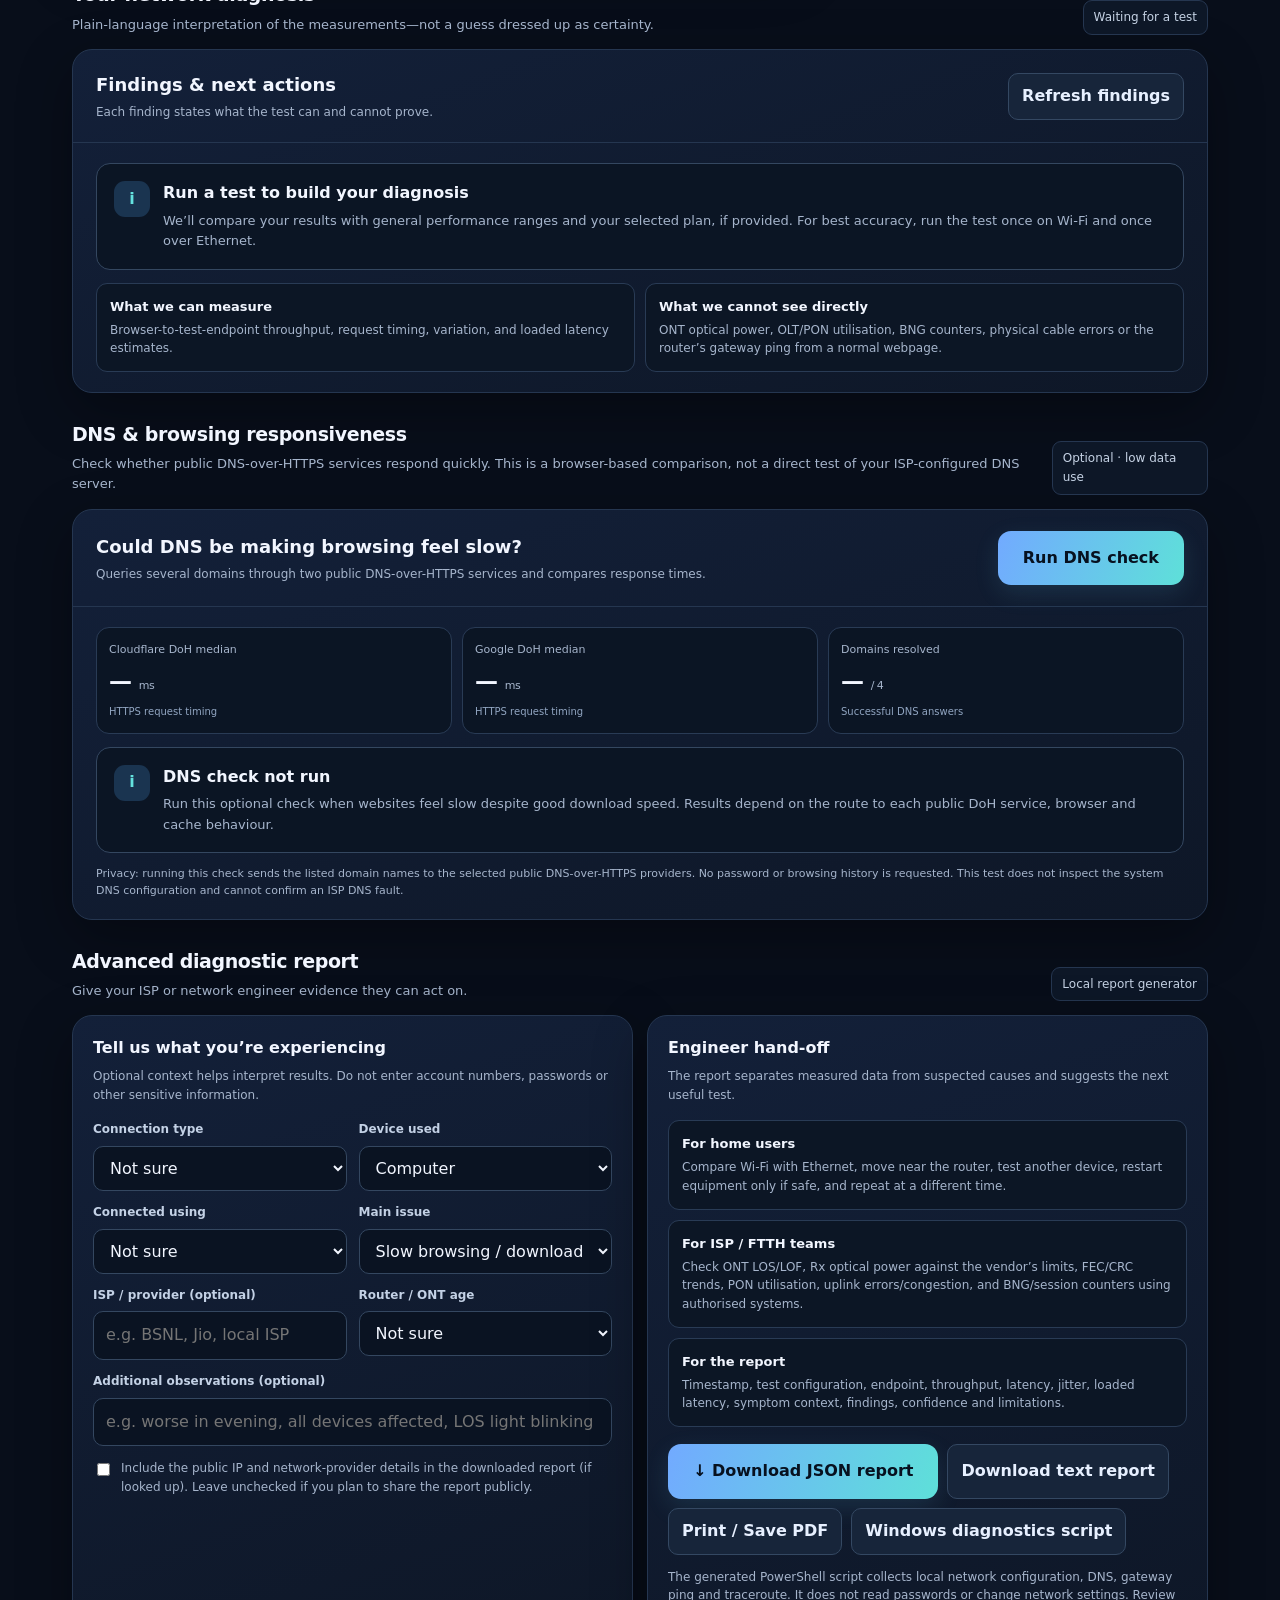
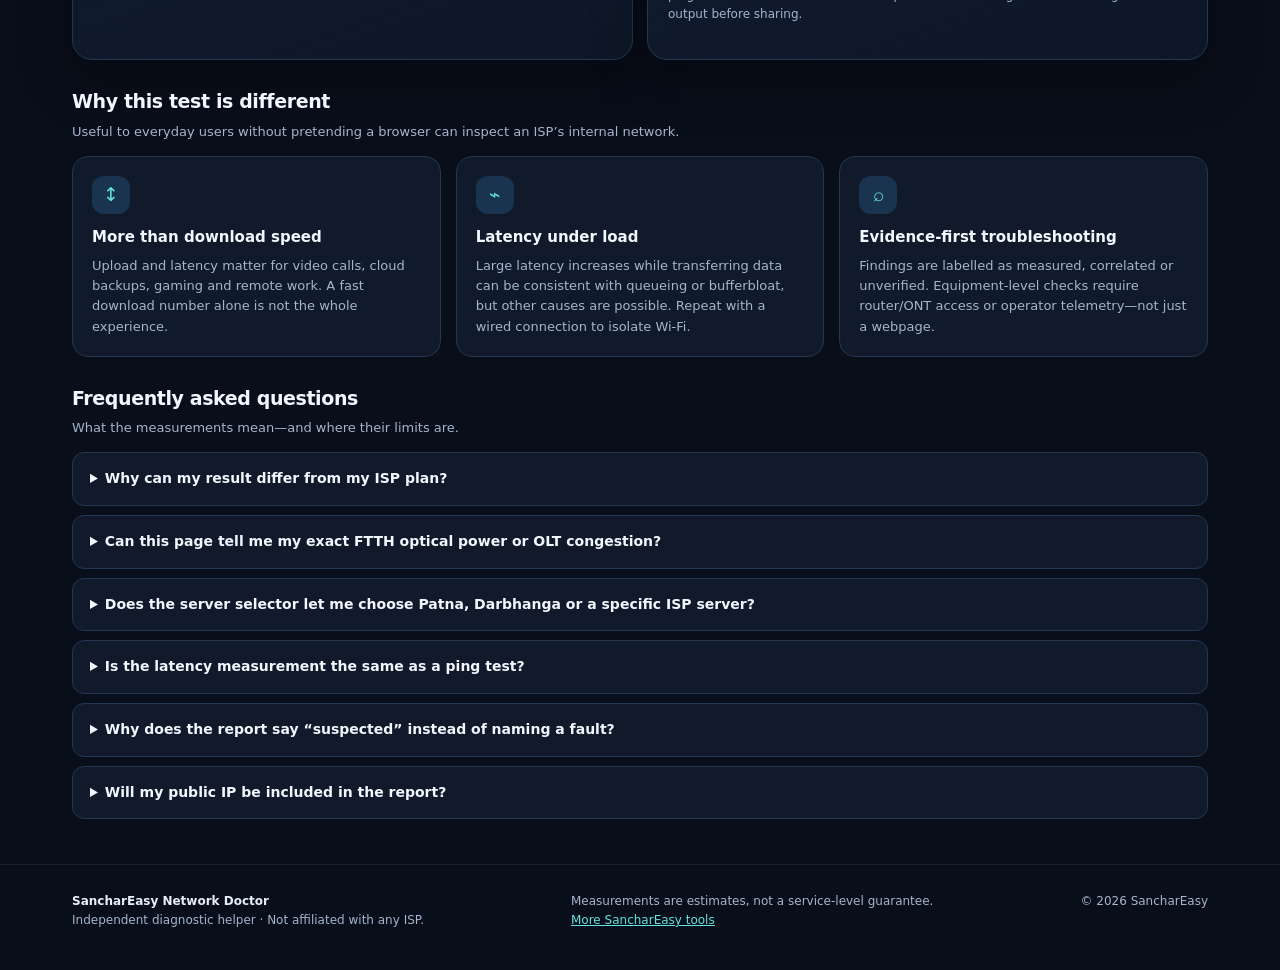
<file: network_doctor/index.html>
<!doctype html>
<html lang="en">
<head>
<meta charset="utf-8">
<meta name="viewport" content="width=device-width, initial-scale=1">
<meta name="theme-color" content="#0b1220">
<title>Internet Speed Test & Network Doctor | SancharEasy</title>
<meta name="description" content="Free internet speed test with download, upload, latency, jitter, loaded latency, connection details and a practical network diagnosis report.">
<meta name="keywords" content="internet speed test, broadband speed test, WiFi troubleshooting, network diagnosis, ping test, jitter test, BSNL speed test, FTTH troubleshooting">
<link rel="canonical" href="https://sanchareasy.xyz/internet-speed-test/">
<meta property="og:title" content="SancharEasy Network Doctor — Internet Speed Test">
<meta property="og:description" content="Test your connection, understand what the results mean, and generate a useful troubleshooting report.">
<meta property="og:type" content="website">
<style>
:root{--bg:#080e1a;--panel:#101a2b;--panel2:#132139;--line:#253650;--text:#f2f6ff;--muted:#a6b5cc;--blue:#67a7ff;--cyan:#64e2df;--green:#5ce0a0;--yellow:#ffd166;--red:#ff7f88;--radius:20px;--shadow:0 18px 55px #0005}
*{box-sizing:border-box}html{scroll-behavior:smooth}body{margin:0;background:radial-gradient(900px 500px at 80% -10%,#16355c 0,transparent 65%),var(--bg);color:var(--text);font:16px/1.55 Inter,ui-sans-serif,system-ui,-apple-system,BlinkMacSystemFont,"Segoe UI",sans-serif}a{color:var(--cyan)}button,input,select{font:inherit}button{cursor:pointer}.wrap{max-width:1180px;margin:auto;padding:0 22px}.topbar{border-bottom:1px solid #ffffff12;background:#08101bd9;backdrop-filter:blur(16px);position:sticky;top:0;z-index:20}.nav{height:72px;display:flex;align-items:center;justify-content:space-between;gap:20px}.brand{display:flex;align-items:center;gap:11px;font-weight:850;letter-spacing:-.4px}.logo{width:38px;height:38px;border-radius:12px;background:linear-gradient(135deg,#70a8ff,#62e4df);display:grid;place-items:center;color:#08101b;font-weight:950;font-size:20px}.brand small{display:block;color:var(--muted);font-size:11px;letter-spacing:1.6px;text-transform:uppercase}.navlinks{display:flex;gap:20px;font-size:13px}.navlinks a{text-decoration:none;color:var(--muted)}.navlinks a:hover{color:white}.hero{padding:56px 0 28px}.eyebrow{display:inline-flex;gap:8px;align-items:center;border:1px solid #3d6a83;background:#112638;color:#9df2e8;border-radius:100px;padding:6px 11px;font-size:12px;font-weight:800;letter-spacing:.5px}.dot{width:7px;height:7px;background:var(--green);border-radius:50%;box-shadow:0 0 12px var(--green)}h1{font-size:clamp(32px,5vw,58px);line-height:1.04;letter-spacing:-2px;margin:20px 0 15px;max-width:850px}h1 span{background:linear-gradient(90deg,#78b4ff,#6ce5dc);background-clip:text;-webkit-background-clip:text;color:transparent}.hero p{max-width:760px;color:var(--muted);font-size:17px;margin:0}.trustrow{display:flex;flex-wrap:wrap;gap:10px;margin-top:23px}.pill{border:1px solid var(--line);background:#0d1727;color:#c5d2e4;border-radius:9px;padding:7px 10px;font-size:12px}.layout{display:grid;grid-template-columns:minmax(0,1.5fr) minmax(290px,.8fr);gap:20px;align-items:start}.card{background:linear-gradient(160deg,#132039,#0e1727);border:1px solid var(--line);border-radius:var(--radius);box-shadow:var(--shadow);overflow:hidden}.cardhead{padding:21px 23px;border-bottom:1px solid var(--line);display:flex;align-items:center;justify-content:space-between;gap:15px}.cardhead h2,.sectiontitle{margin:0;font-size:19px;letter-spacing:-.4px}.sub{font-size:12px;color:var(--muted);margin-top:4px}.status{font-size:12px;color:var(--muted);display:flex;align-items:center;gap:8px}.status .dot{background:#7185a3;box-shadow:none}.status.running .dot{background:var(--yellow);box-shadow:0 0 10px #ffd166}.status.done .dot{background:var(--green);box-shadow:0 0 10px #5ce0a0}.testbody{padding:22px}.targetrow{display:grid;grid-template-columns:1fr 1fr;gap:12px;margin-bottom:19px}.field label{display:block;font-size:12px;color:#c3d1e5;font-weight:750;margin-bottom:7px}.field select,.field input{width:100%;background:#0a1322;color:var(--text);border:1px solid #344760;border-radius:10px;padding:11px 12px;outline:none}.field select:focus,.field input:focus{border-color:var(--blue);box-shadow:0 0 0 3px #67a7ff20}.note{font-size:11px;color:var(--muted);margin-top:6px}.speedstage{display:grid;grid-template-columns:190px 1fr;gap:22px;align-items:center;padding:10px 0 24px}.gauge{width:184px;height:184px;border-radius:50%;background:conic-gradient(from 220deg,#67a7ff 0deg,#64e2df 80deg,#263650 81deg 280deg,transparent 281deg);padding:8px;position:relative;transform:rotate(0deg)}.gauge:before{content:"";position:absolute;inset:8px;background:#0e1727;border-radius:50%;border:1px solid #2b3c54}.gaugeinner{position:absolute;inset:0;display:flex;flex-direction:column;justify-content:center;align-items:center;z-index:1}.gaugeval{font-size:35px;font-weight:900;letter-spacing:-1.5px;line-height:1.15}.gaugeunit{font-size:12px;color:var(--muted)}.gaugelabel{font-size:11px;color:#a5bad6;letter-spacing:1.8px;text-transform:uppercase;margin-top:7px}.startbtn{border:0;border-radius:13px;background:linear-gradient(110deg,#72aaff,#5ee0d9);color:#07111f;font-weight:900;padding:15px 25px;box-shadow:0 8px 25px #5abbdc24;transition:transform .15s,filter .15s}.startbtn:hover{filter:brightness(1.08);transform:translateY(-1px)}.startbtn:disabled{opacity:.55;cursor:not-allowed;transform:none}.secondary{background:#17253a;color:#e7f0ff;border:1px solid #344862;border-radius:10px;padding:10px 13px;font-weight:700}.controls{display:flex;align-items:center;gap:10px;flex-wrap:wrap}.progress{height:5px;background:#25334a;border-radius:99px;overflow:hidden;margin:8px 0 13px}.progressbar{height:100%;width:0;background:linear-gradient(90deg,#6ca7ff,#64e2df);transition:width .2s}.stagecopy{font-size:13px;color:var(--muted);min-height:22px}.metrics{display:grid;grid-template-columns:repeat(4,minmax(0,1fr));gap:10px}.metric{border:1px solid #293b55;background:#0b1524;border-radius:13px;padding:13px 12px;min-width:0}.metric .mname{font-size:11px;color:var(--muted);display:flex;gap:5px;align-items:center}.metric .mval{font-size:23px;font-weight:850;letter-spacing:-.6px;margin:6px 0 0;white-space:nowrap}.metric .munit{font-size:11px;color:var(--muted);font-weight:500}.metric .hint{font-size:10px;color:#91a5c1;margin-top:4px}.mini{display:grid;grid-template-columns:1fr 1fr;gap:10px;margin-top:12px}.mini .metric .mval{font-size:18px}.sidepad{padding:21px}.sidepad h3{margin:0 0 12px;font-size:16px}.sidepad p{color:var(--muted);font-size:13px;margin:0 0 15px}.serverbox{padding:13px;border:1px solid #2a3b55;border-radius:12px;background:#0b1524;margin-bottom:12px}.serverbox strong{display:block;font-size:14px}.serverbox span{font-size:11px;color:var(--muted)}.privacy{border-left:3px solid var(--cyan);padding:11px 12px;background:#0b2029;border-radius:0 10px 10px 0;font-size:12px;color:#c2d8e4;margin-top:17px}.consent{display:flex;gap:9px;align-items:flex-start;color:var(--muted);font-size:12px;margin:14px 0}.consent input{margin-top:4px;accent-color:var(--cyan)}.section{margin:27px 0}.sectionhead{display:flex;align-items:end;justify-content:space-between;gap:15px;margin-bottom:14px}.sectionhead p{color:var(--muted);font-size:13px;margin:5px 0 0}.grid3{display:grid;grid-template-columns:repeat(3,1fr);gap:15px}.info-card{background:#101a2b;border:1px solid var(--line);border-radius:16px;padding:19px}.info-icon{width:38px;height:38px;border-radius:12px;background:#1a3450;color:var(--cyan);display:grid;place-items:center;font-size:19px;margin-bottom:12px}.info-card h3{margin:0 0 7px;font-size:15px}.info-card p{margin:0;color:var(--muted);font-size:13px}.diagnosis{padding:0}.diagintro{padding:21px 23px;border-bottom:1px solid var(--line);display:flex;align-items:center;justify-content:space-between;gap:15px}.diagintro p{margin:4px 0 0;font-size:12px;color:var(--muted)}.diagbody{padding:20px 23px}.verdict{border:1px solid #344760;background:#0b1524;border-radius:14px;padding:17px;display:flex;gap:13px;align-items:flex-start;margin-bottom:13px}.verdicticon{flex:none;width:36px;height:36px;border-radius:11px;background:#1a3450;display:grid;place-items:center;color:var(--cyan);font-weight:900}.verdict h3{font-size:16px;margin:0 0 5px}.verdict p{font-size:13px;color:var(--muted);margin:0}.badge{display:inline-block;border-radius:6px;font-size:10px;text-transform:uppercase;letter-spacing:.6px;padding:3px 6px;margin-bottom:7px;font-weight:850;background:#25344a;color:#c7d7ea}.badge.good{background:#14382e;color:#7ff0bd}.badge.warn{background:#3b3020;color:#ffda86}.badge.bad{background:#3d252c;color:#ffabb3}.diaglist{display:grid;grid-template-columns:1fr 1fr;gap:10px}.diagitem{background:#0c1625;border:1px solid #293b55;border-radius:11px;padding:13px}.diagitem strong{display:block;font-size:13px;margin-bottom:4px}.diagitem p{font-size:12px;color:var(--muted);margin:0}.evidence{margin-top:13px;padding:15px;border-radius:12px;background:#0c1625;border:1px solid #293b55}.evidence h4{margin:0 0 8px;font-size:13px}.evidence ul{margin:0;padding-left:18px;color:var(--muted);font-size:12px}.reportactions{display:flex;flex-wrap:wrap;gap:9px;margin-top:17px}.reportgrid{display:grid;grid-template-columns:1fr 1fr;gap:14px}.formcard{padding:20px}.formcard h3{margin:0 0 6px;font-size:16px}.formcard>p{color:var(--muted);font-size:12px;margin:0 0 16px}.formgrid{display:grid;grid-template-columns:1fr 1fr;gap:12px}.formgrid .full{grid-column:1/-1}.checkrow{display:flex;gap:8px;align-items:flex-start;color:var(--muted);font-size:12px;margin-top:13px}.checkrow input{accent-color:var(--cyan);margin-top:4px}.faq details{background:#101a2b;border:1px solid var(--line);border-radius:12px;padding:15px 17px;margin-bottom:9px}.faq summary{font-weight:750;cursor:pointer;font-size:14px}.faq details p{color:var(--muted);font-size:13px;margin:11px 0 0}.footer{border-top:1px solid #ffffff12;margin-top:45px;padding:27px 0 40px;color:var(--muted);font-size:12px}.footrow{display:flex;justify-content:space-between;gap:20px;flex-wrap:wrap}.tiny{font-size:11px;color:var(--muted)}.hidden{display:none!important}.sr{position:absolute;width:1px;height:1px;padding:0;margin:-1px;overflow:hidden;clip:rect(0,0,0,0);white-space:nowrap;border:0}
@media(max-width:900px){.layout{grid-template-columns:1fr}.grid3{grid-template-columns:1fr 1fr}.metrics{grid-template-columns:repeat(2,1fr)}.navlinks{display:none}.sidepad{padding:18px}.hero{padding-top:38px}}
@media(max-width:560px){.wrap{padding:0 13px}.nav{height:62px}.hero{padding-top:32px}h1{letter-spacing:-1.2px}.speedstage{grid-template-columns:1fr;justify-items:center;text-align:center;gap:15px}.speedtext{width:100%}.controls{justify-content:center}.targetrow,.reportgrid,.formgrid,.diaglist{grid-template-columns:1fr}.formgrid .full{grid-column:auto}.grid3{grid-template-columns:1fr}.metrics{gap:8px}.metric{padding:11px}.metric .mval{font-size:21px}.cardhead,.diagintro{padding:17px}.testbody,.diagbody{padding:16px}.sectionhead{align-items:start;flex-direction:column}.gauge{width:170px;height:170px}.gaugeval{font-size:32px}}
@media print{body{background:white;color:#111}.topbar,.hero,.testcard,.sidecard,.section:not(#diagnosisSection),.footer,.reportactions,.privacy,.no-print{display:none!important}.wrap{max-width:none;padding:0}.layout{display:block}.card,.info-card,.diagitem,.evidence,.verdict{background:white;color:#111;box-shadow:none;border-color:#ccc}.diagintro p,.verdict p,.diagitem p,.evidence ul{color:#333}.badge{border:1px solid #aaa}.section{margin:0}.card{border:0}.diagbody{padding:10px}.reportgrid{display:block}}
</style>
</head>
<body>
<header class="topbar">
 <div class="wrap nav">
  <a href="/" class="brand" style="text-decoration:none;color:inherit"><span class="logo">S</span><span>SancharEasy<small>Network Doctor</small></span></a>
  <nav class="navlinks" aria-label="Main navigation"><a href="#test">Speed test</a><a href="#diagnosisSection">Diagnosis</a><a href="#reportSection">Advanced report</a><a href="#faq">FAQ</a></nav>
  <span class="pill">Free · No sign-up</span>
 </div>
</header>
<main class="wrap">
<section class="hero">
 <span class="eyebrow"><span class="dot"></span> CONNECTION CHECK · BETA</span>
 <h1>Know your speed.<br><span>Find what’s slowing you down.</span></h1>
 <p>More than a speed number. Measure download, upload, latency, jitter and latency under load—then get a practical, evidence-based next step for your Wi-Fi, broadband or FTTH connection.</p>
 <div class="trustrow"><span class="pill">✓ No account required</span><span class="pill">✓ Downloadable diagnostic report</span><span class="pill">✓ Built for users & network engineers</span></div>
</section>

<div class="layout" id="test">
 <section class="card testcard" aria-labelledby="testTitle">
  <div class="cardhead"><div><h2 id="testTitle">Internet performance test</h2><div class="sub">Keep downloads, VPNs and streaming paused for the cleanest baseline.</div></div><div class="status" id="status"><span class="dot"></span><span id="statusText">Ready to test</span></div></div>
  <div class="testbody">
   <div id="localFileNotice" class="privacy hidden" style="margin:0 0 16px"><strong>Local preview detected</strong><br>This page is opened from your computer. Cross-origin speed-test requests may be blocked. Deploy it to an HTTPS site (GitHub Pages or Cloudflare Pages) before evaluating the live test.</div>
   <div class="targetrow">
    <div class="field"><label for="targetMode">Test destination</label><select id="targetMode"><option value="cloudflare">Automatic test · Cloudflare global edge</option><option value="custom">Custom test server · administrator setup</option></select><div class="note">Recommended for visitors. Cloudflare routes traffic to an edge location; this does not let you pick a city or ISP server.</div></div>
    <div class="field"><label for="planSpeed">Your advertised plan</label><select id="planSpeed"><option value="0">Not sure / skip plan comparison</option><option value="30">30 Mbps</option><option value="40">40 Mbps</option><option value="50">50 Mbps</option><option value="60">60 Mbps</option><option value="75">75 Mbps</option><option value="100">100 Mbps</option><option value="150">150 Mbps</option><option value="200">200 Mbps</option><option value="300">300 Mbps</option><option value="500">500 Mbps</option><option value="1000">1 Gbps</option></select></div>
    <div class="field hidden" id="customUrlWrap"><label for="customUrl">HTTPS test endpoint base URL</label><input id="customUrl" type="url" placeholder="https://speedtest.example.com"><div class="note">For site administrators only. Your HTTPS server must implement the /__down and /__up test routes plus CORS. See the setup guide below.</div></div>
    <div class="field"><label for="testLevel">Test intensity</label><select id="testLevel"><option value="standard">Standard · recommended</option><option value="light">Light · limited data</option><option value="extended">Extended · uses more data</option></select></div>
   </div>
   <details id="endpointGuide" style="border:1px solid #344760;background:#0b1524;border-radius:12px;padding:13px 15px;margin:-4px 0 18px">
    <summary style="cursor:pointer;font-weight:800;color:#dbe9fb">How does server selection work? · Advanced setup guide</summary>
    <div style="font-size:12px;color:#a6b5cc;margin-top:12px">
     <p><strong style="color:#eef5ff">Automatic test</strong><br>Uses Cloudflare’s global anycast edge. Network routing chooses an edge location; this page cannot promise a specific city such as Darbhanga, Patna or Kolkata.</p>
     <p><strong style="color:#eef5ff">Custom test server (administrator only)</strong><br>Enter the base HTTPS URL of a server you own or have permission to use, for example <code>https://speedtest.example.com</code>. The current script expects these routes:</p>
     <ul>
      <li><code>GET /__down?bytes=12000000</code> — return the requested number of bytes as a response body.</li>
      <li><code>POST /__up</code> — accept and consume the uploaded request body; return a successful HTTP status.</li>
      <li>Enable CORS for the SancharEasy website origin. Support <code>OPTIONS</code> preflight where needed and allow <code>GET</code>, <code>POST</code> and <code>Content-Type</code>.</li>
      <li>Use HTTPS, verify the endpoint from real browsers, apply abuse/rate limits, and provision enough bandwidth so one test does not saturate the server.</li>
     </ul>
     <p><strong style="color:#eef5ff">Why not list all Ookla servers?</strong><br>Ookla’s server list belongs to its own test network. Those servers run an Ookla-specific server daemon and are operated by participating hosts; their presence in Ookla does not mean they expose a generic, reusable endpoint for this page. A trustworthy multi-city selector needs endpoints we can lawfully use, test, and maintain.</p>
     <p><strong style="color:#eef5ff">Recommended for the public launch:</strong> leave Automatic selected and hide the custom option from ordinary visitors until you have your own verified server registry.</p>
    </div>
   </details>
   <div class="speedstage">
    <div class="gauge" id="gauge" aria-label="Current speed"><div class="gaugeinner"><div class="gaugeval" id="mainSpeed">—</div><div class="gaugeunit">Mbps</div><div class="gaugelabel" id="mainLabel">Ready</div></div></div>
    <div class="speedtext"><div class="controls"><button class="startbtn" id="startBtn">▶ Start speed test</button><button class="secondary" id="stopBtn" disabled>Stop</button></div><div class="progress"><div class="progressbar" id="progressBar"></div></div><div class="stagecopy" id="stageCopy" aria-live="polite">The test usually takes 20–45 seconds. Your data usage depends on the selected intensity and connection speed.</div><div class="tiny" id="dataNotice" style="margin-top:7px">Estimated data use: standard test can use tens to a few hundred MB on fast connections.</div></div>
   </div>
   <div class="metrics">
    <div class="metric"><div class="mname">↓ Download</div><div class="mval" id="downloadVal">— <span class="munit">Mbps</span></div><div class="hint">Data received</div></div>
    <div class="metric"><div class="mname">↑ Upload</div><div class="mval" id="uploadVal">— <span class="munit">Mbps</span></div><div class="hint">Data sent</div></div>
    <div class="metric"><div class="mname">◉ Idle latency</div><div class="mval" id="pingVal">— <span class="munit">ms</span></div><div class="hint">Round-trip proxy</div></div>
    <div class="metric"><div class="mname">⌁ Jitter</div><div class="mval" id="jitterVal">— <span class="munit">ms</span></div><div class="hint">Latency variation</div></div>
   </div>
   <div class="mini">
    <div class="metric"><div class="mname">HTTP timing during download</div><div class="mval" id="dlLatencyVal">— <span class="munit">ms</span></div><div class="hint">Loaded-latency estimate</div></div>
    <div class="metric"><div class="mname">HTTP timing during upload</div><div class="mval" id="ulLatencyVal">— <span class="munit">ms</span></div><div class="hint">Loaded-latency estimate</div></div>
    <div class="metric"><div class="mname">Test data transferred</div><div class="mval" id="dataVal">— <span class="munit">MB</span></div><div class="hint">Approximate total</div></div>
    <div class="metric"><div class="mname">Browser connection</div><div class="mval" id="connVal">—</div><div class="hint" id="connHint">Reported by browser if available</div></div>
   </div>
   <div class="tiny" style="margin-top:14px">Measurement note: browser timing includes your device, browser, route and test endpoint. These are useful estimates, not a certified ISP measurement. Test requests are handled by the selected endpoint.</div>
  </div>
 </section>

 <aside class="card sidecard">
  <div class="cardhead"><div><h2>Connection identity</h2><div class="sub">Optional enrichment for your report</div></div></div>
  <div class="sidepad">
   <div class="serverbox"><strong id="serverName">Cloudflare global network</strong><span id="serverDesc">Automatic anycast destination · server city not guaranteed</span></div>
   <p>Public IP and ISP details are fetched only if you choose to look them up. IP geolocation is approximate and can be wrong, especially with VPNs, mobile networks or CGNAT.</p>
   <label class="consent"><input type="checkbox" id="ipConsent"><span><strong>Look up my public IP and network provider</strong><br>Shares a request with the IP-information provider. The result will be included in the local report only if you choose to include it.</span></label>
   <button class="secondary" id="lookupIpBtn" style="width:100%">Look up connection details</button>
   <div id="ipResults" class="serverbox hidden" style="margin-top:13px;margin-bottom:0" aria-live="polite"><strong>Connection details</strong><span id="ipText"></span></div>
   <div class="privacy"><strong>Privacy by design</strong><br>Results stay in this browser until you download, print or share them. No analytics or advertising code is included in this HTML. If you later add analytics/ads, update your privacy notice and consent practices.</div>
  </div>
 </aside>
</div>

<section class="section" id="diagnosisSection">
 <div class="sectionhead"><div><h2 class="sectiontitle">Your network diagnosis</h2><p>Plain-language interpretation of the measurements—not a guess dressed up as certainty.</p></div><span class="pill" id="confidencePill">Waiting for a test</span></div>
 <div class="card diagnosis">
  <div class="diagintro"><div><h2 style="margin:0;font-size:18px">Findings & next actions</h2><p>Each finding states what the test can and cannot prove.</p></div><button class="secondary no-print" id="refreshDiagnosisBtn">Refresh findings</button></div>
  <div class="diagbody" id="diagnosisBody">
   <div class="verdict"><div class="verdicticon">i</div><div><h3>Run a test to build your diagnosis</h3><p>We’ll compare your results with general performance ranges and your selected plan, if provided. For best accuracy, run the test once on Wi-Fi and once over Ethernet.</p></div></div>
   <div class="diaglist"><div class="diagitem"><strong>What we can measure</strong><p>Browser-to-test-endpoint throughput, request timing, variation, and loaded latency estimates.</p></div><div class="diagitem"><strong>What we cannot see directly</strong><p>ONT optical power, OLT/PON utilisation, BNG counters, physical cable errors or the router’s gateway ping from a normal webpage.</p></div></div>
  </div>
 </div>
</section>

<section class="section" id="dnsSection">
 <div class="sectionhead"><div><h2 class="sectiontitle">DNS & browsing responsiveness</h2><p>Check whether public DNS-over-HTTPS services respond quickly. This is a browser-based comparison, not a direct test of your ISP-configured DNS server.</p></div><span class="pill">Optional · low data use</span></div>
 <div class="card">
  <div class="diagintro"><div><h2 style="margin:0;font-size:18px">Could DNS be making browsing feel slow?</h2><p>Queries several domains through two public DNS-over-HTTPS services and compares response times.</p></div><button class="startbtn" id="runDnsBtn">Run DNS check</button></div>
  <div class="diagbody">
   <div class="metrics" style="grid-template-columns:repeat(3,minmax(0,1fr))">
    <div class="metric"><div class="mname">Cloudflare DoH median</div><div class="mval" id="dnsCfVal">— <span class="munit">ms</span></div><div class="hint">HTTPS request timing</div></div>
    <div class="metric"><div class="mname">Google DoH median</div><div class="mval" id="dnsGoogleVal">— <span class="munit">ms</span></div><div class="hint">HTTPS request timing</div></div>
    <div class="metric"><div class="mname">Domains resolved</div><div class="mval" id="dnsDomainVal">— <span class="munit">/ 4</span></div><div class="hint">Successful DNS answers</div></div>
   </div>
   <div id="dnsStatus" class="verdict" style="margin-top:13px;margin-bottom:0" aria-live="polite"><div class="verdicticon">i</div><div><h3>DNS check not run</h3><p>Run this optional check when websites feel slow despite good download speed. Results depend on the route to each public DoH service, browser and cache behaviour.</p></div></div>
   <div id="dnsDetails" class="evidence hidden"><h4>Per-domain results</h4><div id="dnsTable"></div></div>
   <p class="tiny" style="margin:12px 0 0">Privacy: running this check sends the listed domain names to the selected public DNS-over-HTTPS providers. No password or browsing history is requested. This test does not inspect the system DNS configuration and cannot confirm an ISP DNS fault.</p>
  </div>
 </div>
</section>

<section class="section" id="reportSection">
 <div class="sectionhead"><div><h2 class="sectiontitle">Advanced diagnostic report</h2><p>Give your ISP or network engineer evidence they can act on.</p></div><span class="pill">Local report generator</span></div>
 <div class="reportgrid">
  <div class="card formcard">
   <h3>Tell us what you’re experiencing</h3><p>Optional context helps interpret results. Do not enter account numbers, passwords or other sensitive information.</p>
   <div class="formgrid">
    <div class="field"><label for="accessType">Connection type</label><select id="accessType"><option value="Unknown">Not sure</option><option>FTTH / fibre</option><option>Wi-Fi broadband</option><option>Ethernet / LAN</option><option>4G / 5G mobile</option><option>DSL / copper</option><option>Fixed wireless</option></select></div>
    <div class="field"><label for="deviceType">Device used</label><select id="deviceType"><option>Computer</option><option>Android phone</option><option>iPhone / iPad</option><option>Tablet</option><option>Smart TV / console</option><option>Other</option></select></div>
    <div class="field"><label for="connectionMode">Connected using</label><select id="connectionMode"><option value="Unknown">Not sure</option><option>Wi-Fi 2.4 GHz</option><option>Wi-Fi 5 GHz / 6 GHz</option><option>Ethernet cable</option><option>Mobile data</option></select></div>
    <div class="field"><label for="issueType">Main issue</label><select id="issueType"><option value="Slow browsing">Slow browsing / downloads</option><option>Video buffering</option><option>Online gaming / high ping</option><option>Video calls breaking</option><option>Upload is slow</option><option>Connection drops / frequent disconnection</option><option>Only one app / website is slow</option><option>Everything works normally</option></select></div>
    <div class="field"><label for="planProvider">ISP / provider (optional)</label><input id="planProvider" maxlength="80" placeholder="e.g. BSNL, Jio, local ISP"></div>
    <div class="field"><label for="routerAge">Router / ONT age</label><select id="routerAge"><option value="Unknown">Not sure</option><option>Less than 1 year</option><option>1–3 years</option><option>More than 3 years</option></select></div>
    <div class="field full"><label for="notes">Additional observations (optional)</label><input id="notes" maxlength="400" placeholder="e.g. worse in evening, all devices affected, LOS light blinking"></div>
   </div>
   <label class="checkrow"><input type="checkbox" id="includeIp"><span>Include the public IP and network-provider details in the downloaded report (if looked up). Leave unchecked if you plan to share the report publicly.</span></label>
  </div>
  <div class="card formcard">
   <h3>Engineer hand-off</h3><p>The report separates measured data from suspected causes and suggests the next useful test.</p>
   <div class="diagitem" style="margin-bottom:10px"><strong>For home users</strong><p>Compare Wi-Fi with Ethernet, move near the router, test another device, restart equipment only if safe, and repeat at a different time.</p></div>
   <div class="diagitem" style="margin-bottom:10px"><strong>For ISP / FTTH teams</strong><p>Check ONT LOS/LOF, Rx optical power against the vendor’s limits, FEC/CRC trends, PON utilisation, uplink errors/congestion, and BNG/session counters using authorised systems.</p></div>
   <div class="diagitem"><strong>For the report</strong><p>Timestamp, test configuration, endpoint, throughput, latency, jitter, loaded latency, symptom context, findings, confidence and limitations.</p></div>
   <div class="reportactions"><button class="startbtn" id="downloadReportBtn">↓ Download JSON report</button><button class="secondary" id="downloadTxtBtn">Download text report</button><button class="secondary" id="printBtn">Print / Save PDF</button><button class="secondary" id="downloadScriptBtn">Windows diagnostics script</button></div>
   <p class="tiny" style="margin-top:13px">The generated PowerShell script collects local network configuration, DNS, gateway ping and traceroute. It does not read passwords or change network settings. Review output before sharing.</p>
  </div>
 </div>
</section>

<section class="section">
 <div class="sectionhead"><div><h2 class="sectiontitle">Why this test is different</h2><p>Useful to everyday users without pretending a browser can inspect an ISP’s internal network.</p></div></div>
 <div class="grid3">
  <div class="info-card"><div class="info-icon">↕</div><h3>More than download speed</h3><p>Upload and latency matter for video calls, cloud backups, gaming and remote work. A fast download number alone is not the whole experience.</p></div>
  <div class="info-card"><div class="info-icon">⌁</div><h3>Latency under load</h3><p>Large latency increases while transferring data can be consistent with queueing or bufferbloat, but other causes are possible. Repeat with a wired connection to isolate Wi-Fi.</p></div>
  <div class="info-card"><div class="info-icon">⌕</div><h3>Evidence-first troubleshooting</h3><p>Findings are labelled as measured, correlated or unverified. Equipment-level checks require router/ONT access or operator telemetry—not just a webpage.</p></div>
 </div>
</section>

<section class="section faq" id="faq">
 <div class="sectionhead"><div><h2 class="sectiontitle">Frequently asked questions</h2><p>What the measurements mean—and where their limits are.</p></div></div>
 <details><summary>Why can my result differ from my ISP plan?</summary><p>Wi-Fi interference, device performance, Ethernet port negotiation, background traffic, VPNs, the test endpoint and routing can all affect results. Run a repeat test over Ethernet with other traffic paused before concluding that the ISP is under-delivering. Plan rates may be advertised in Mbps and may have terms about typical or peak speeds.</p></details>
 <details><summary>Can this page tell me my exact FTTH optical power or OLT congestion?</summary><p>No. A browser cannot directly read ONT optical receive power, OLT/PON utilisation, BNG counters or physical-layer alarms. Those require authorised access to the ONT/router or the operator’s network-management systems. This tool can help collect symptoms and end-to-end evidence to guide the next check.</p></details>
 <details><summary>Does the server selector let me choose Patna, Darbhanga or a specific ISP server?</summary><p>Not in the default configuration. Cloudflare uses a global anycast network and the physical location serving a request is not guaranteed by this page. A genuine city/operator selector requires a verified registry of independent test servers with stable endpoints, sufficient capacity, permission to test, and working CORS. Do not label a server by city unless the endpoint owner verifies it.</p></details>
 <details><summary>Is the latency measurement the same as a ping test?</summary><p>It is an HTTP timing-based estimate to the test endpoint, not ICMP ping. It includes browser scheduling, TLS/network overhead and server response time. A browser cannot ordinarily issue ICMP ping or directly ping your home gateway. The downloadable Windows script can run local ping and traceroute tests.</p></details>
 <details><summary>Why does the report say “suspected” instead of naming a fault?</summary><p>Several different faults can create similar symptoms. For example, a speed plateau near 94 Mbps can be consistent with a 100 Mbps Ethernet link, but it does not prove that is the cause. A responsible diagnosis lists likely explanations and the next test that can distinguish them.</p></details>
 <details><summary>Will my public IP be included in the report?</summary><p>Only if you opt into the lookup and separately check the report option to include it. An IP address can be sensitive information, so review the report before sharing it with anyone.</p></details>
</section>
</main>
<footer class="footer"><div class="wrap footrow"><div><strong style="color:#e7effb">SancharEasy Network Doctor</strong><br>Independent diagnostic helper · Not affiliated with any ISP.</div><div>Measurements are estimates, not a service-level guarantee.<br><a href="/">More SancharEasy tools</a></div><div>© <span id="year"></span> SancharEasy</div></div></footer>

<script>
"use strict";
const $=id=>document.getElementById(id);
const state={running:false,completed:false,startedAt:null,dnsResults:null,endpoint:"Cloudflare global network (automatic)",results:{downloadMbps:null,uploadMbps:null,idleLatencyMs:null,jitterMs:null,downloadLoadedLatencyMs:null,uploadLoadedLatencyMs:null,dataTransferredMB:0},ipInfo:null,errors:[],events:[]};
const ENDPOINTS={cloudflare:{name:"Cloudflare global network",desc:"Automatic anycast destination · server city not guaranteed",base:"https://speed.cloudflare.com"}};
let aborter=null;
const sleep=ms=>new Promise(r=>setTimeout(r,ms));
function setStatus(text,kind=""){ $("statusText").textContent=text; $("status").className="status "+kind;}
function stage(text,pct){$("stageCopy").textContent=text;$("progressBar").style.width=Math.max(0,Math.min(100,pct))+"%";}
function fmt(v,d=1){return v==null||!Number.isFinite(v)?"—":v.toLocaleString(undefined,{maximumFractionDigits:d,minimumFractionDigits:0});}
function setMetric(id,v,unit,d=1){$(id).innerHTML=(v==null?"—":fmt(v,d))+' <span class="munit">'+unit+'</span>';}
function addData(bytes){state.results.dataTransferredMB+=(bytes||0)/1048576;setMetric("dataVal",state.results.dataTransferredMB,"MB",1);}
function currentEndpoint(){if($("targetMode").value==="cloudflare")return ENDPOINTS.cloudflare;const raw=$("customUrl").value.trim();if(!raw)throw new Error("Enter your custom HTTPS endpoint URL first.");let u;try{u=new URL(raw)}catch{throw new Error("The custom endpoint URL is not valid.")}if(u.protocol!=="https:")throw new Error("Custom test endpoints must use HTTPS.");return {name:"Custom endpoint",desc:u.origin+" · owner-supplied endpoint",base:u.href.replace(/\/+$/,"")};}
function timeoutSignal(ms){const c=new AbortController();const t=setTimeout(()=>c.abort(),ms);return {signal:c.signal,clear:()=>clearTimeout(t)}}
async function fetchTimed(url,opts={},timeout=20000){const ctrl=new AbortController();const timer=setTimeout(()=>ctrl.abort(new DOMException("Request timed out","TimeoutError")),timeout);const onStop=()=>ctrl.abort(new DOMException("Test stopped","AbortError"));if(aborter){if(aborter.signal.aborted)onStop();else aborter.signal.addEventListener("abort",onStop,{once:true});}try{return await fetch(url,{...opts,signal:ctrl.signal,cache:"no-store",mode:"cors"})}finally{clearTimeout(timer);if(aborter)aborter.signal.removeEventListener("abort",onStop)}}
async function timeProbe(base){const vals=[];for(let i=0;i<5;i++){const t0=performance.now();try{const r=await fetchTimed(base+"/cdn-cgi/trace?se="+Math.random(),{method:"GET"},10000);if(!r.ok)throw new Error("HTTP "+r.status);await r.text();vals.push(performance.now()-t0);}catch(e){if(i===0)state.errors.push("Latency probe: "+(e.message||e));}await sleep(120);}if(!vals.length)throw new Error("The endpoint did not allow the timing request. Check connectivity or choose a compatible endpoint.");const sorted=[...vals].sort((a,b)=>a-b);const median=sorted[Math.floor(sorted.length/2)];const diffs=vals.slice(1).map((x,i)=>Math.abs(x-vals[i]));return {median,jitter:diffs.length?diffs.reduce((a,b)=>a+b,0)/diffs.length:null,samples:vals};}
async function cfProbe(base){const vals=[];for(let i=0;i<5;i++){const t=performance.now();try{const r=await fetchTimed(base+"/__down?bytes=0&cache="+Math.random(),{},10000);if(!r.ok)throw new Error("HTTP "+r.status);await r.arrayBuffer();vals.push(performance.now()-t);}catch(e){if(i===0)state.errors.push("HTTP timing probe: "+(e.message||e));}await sleep(100);}if(!vals.length)return null;const sorted=[...vals].sort((a,b)=>a-b);return {median:sorted[Math.floor(sorted.length/2)],jitter:vals.slice(1).reduce((a,x,i)=>a+Math.abs(x-vals[i]),0)/Math.max(1,vals.length-1),samples:vals};}
async function measureDownload(base,bytes){const url=base+"/__down?bytes="+bytes+"&cacheBust="+Math.random();const start=performance.now();const r=await fetchTimed(url,{},45000);if(!r.ok)throw new Error("Download endpoint returned HTTP "+r.status);const reader=r.body?.getReader();let received=0;if(reader){while(true){const {done,value}=await reader.read();if(done)break;received+=value.byteLength; if(!state.running){try{await reader.cancel()}catch{};throw new Error("Test stopped.")}}}else{const b=await r.arrayBuffer();received=b.byteLength;}const sec=(performance.now()-start)/1000;addData(received);return {mbps:received*8/sec/1e6,ms:performance.now()-start,bytes:received,seconds:sec};}
async function measureUpload(base,bytes){const data=new Uint8Array(bytes);if(window.crypto?.getRandomValues){for(let i=0;i<Math.min(bytes,65536);i+=65536)window.crypto.getRandomValues(data.subarray(i,Math.min(bytes,i+65536)));}const start=performance.now();const r=await fetchTimed(base+"/__up?cacheBust="+Math.random(),{method:"POST",body:data,headers:{"Content-Type":"application/octet-stream"}},45000);if(!r.ok)throw new Error("Upload endpoint returned HTTP "+r.status);await r.arrayBuffer().catch(()=>{});const sec=(performance.now()-start)/1000;addData(bytes);return {mbps:bytes*8/sec/1e6,ms:performance.now()-start,bytes,seconds:sec};}
function updateGauge(v,label){$("mainSpeed").textContent=v==null?"—":fmt(v,1);$("mainLabel").textContent=label||"Mbps";const deg=v==null?0:Math.min(280,Math.max(0,Math.log10(Math.max(1,v))*75));$("gauge").style.background=`conic-gradient(from 220deg,#67a7ff 0deg,#64e2df ${deg}deg,#263650 ${deg+1}deg 280deg,transparent 281deg)`;}
function setPhase(p){$("mainLabel").textContent=p;}
function setConn(){const c=navigator.connection||navigator.mozConnection||navigator.webkitConnection;if(c){$("connVal").textContent=c.effectiveType||c.type||"Available";$("connHint").textContent=(c.downlink?c.downlink+" Mbps estimate · ":"")+ (c.rtt?c.rtt+" ms browser estimate":"Browser Network Information API");}else{$("connVal").textContent="Unavailable";$("connHint").textContent="Browser does not expose connection type";}}
function updateServerUI(){try{const e=currentEndpoint();$("serverName").textContent=e.name;$("serverDesc").textContent=e.desc;}catch(e){$("serverName").textContent="Endpoint not configured";$("serverDesc").textContent=e.message;}}
$("targetMode").addEventListener("change",()=>{$("customUrlWrap").classList.toggle("hidden",$("targetMode").value!=="custom");updateServerUI()});
$("customUrl").addEventListener("change",updateServerUI);setConn();updateServerUI();if(location.protocol==="file:")$("localFileNotice").classList.remove("hidden");$("year").textContent=new Date().getFullYear();
$("testLevel").addEventListener("change",()=>{const t=$("testLevel").value;$("dataNotice").textContent=t==="light"?"Estimated data use: lower; best for metered connections.":t==="extended"?"Estimated data use: higher; may consume hundreds of MB on fast connections.":"Estimated data use: standard test can use tens to a few hundred MB on fast connections."});
function resetResults(){state.results={downloadMbps:null,uploadMbps:null,idleLatencyMs:null,jitterMs:null,downloadLoadedLatencyMs:null,uploadLoadedLatencyMs:null,dataTransferredMB:0};state.errors=[];state.events=[];state.ipInfo=state.ipInfo||null;["downloadVal","uploadVal","pingVal","jitterVal","dlLatencyVal","ulLatencyVal","dataVal"].forEach(id=>$(id).innerHTML='— <span class="munit">'+({downloadVal:"Mbps",uploadVal:"Mbps",pingVal:"ms",jitterVal:"ms",dlLatencyVal:"ms",ulLatencyVal:"ms",dataVal:"MB"}[id])+'</span>');updateGauge(null,"Ready");}
async function runTest(){if(state.running)return;resetResults();let endpoint;try{endpoint=currentEndpoint();}catch(e){alert(e.message);return;}if(endpoint.name==="Custom endpoint"){alert("Custom endpoints must implement the Cloudflare-compatible /cdn-cgi/trace, /__down?bytes=… and /__up interfaces plus CORS. If they do not, the test will fail rather than return a fabricated result.");}
 state.running=true;state.completed=false;state.startedAt=new Date().toISOString();state.endpoint=endpoint.name;aborter=new AbortController();$("startBtn").disabled=true;$("stopBtn").disabled=false;setStatus("Testing…","running");stage("Preparing test…",2);let totalStages=6;const level=$("testLevel").value;const sizes=level==="light"?{dl:2*1024*1024,up:1*1024*1024}:{dl:level==="extended"?30*1024*1024:12*1024*1024,up:level==="extended"?12*1024*1024:4*1024*1024};
 try{
  stage("Measuring idle HTTP latency…",8);setPhase("Latency");let p=await cfProbe(endpoint.base);if(!p)throw new Error("Could not measure endpoint latency. The test endpoint may be blocked or unavailable.");state.results.idleLatencyMs=p.median;state.results.jitterMs=p.jitter;setMetric("pingVal",p.median,"ms",1);setMetric("jitterVal",p.jitter,"ms",1);state.events.push({phase:"idle-latency",...p});stage("Idle latency measured. Measuring download and timing concurrently…",18);
  setPhase("Download");const [dl,dlp]=await Promise.all([measureDownload(endpoint.base,sizes.dl),cfProbe(endpoint.base)]);state.results.downloadMbps=dl.mbps;setMetric("downloadVal",dl.mbps,"Mbps",1);updateGauge(dl.mbps,"Download");if(dlp){state.results.downloadLoadedLatencyMs=dlp.median;setMetric("dlLatencyVal",dlp.median,"ms",1);}stage("Download complete. Measuring upload and timing concurrently…",55);
  setPhase("Upload");const [up,ulp]=await Promise.all([measureUpload(endpoint.base,sizes.up),cfProbe(endpoint.base)]);state.results.uploadMbps=up.mbps;setMetric("uploadVal",up.mbps,"Mbps",1);updateGauge(up.mbps,"Upload");if(ulp){state.results.uploadLoadedLatencyMs=ulp.median;setMetric("ulLatencyVal",ulp.median,"ms",1);}
  stage("Building your diagnostic report…",92);state.completed=true;stage("Test complete. Review the findings below.",100);setStatus("Test complete","done");setPhase("Complete");updateDiagnosis();
 }catch(e){state.errors.push(e.message||String(e));stage("Test could not complete: "+(e.message||e),0);setStatus("Test incomplete");updateDiagnosis();if(!state.completed){const advice=location.protocol==="file:"
 ?"\\n\\nYou opened this page as a local file (file://). Publish it on an HTTPS site such as GitHub Pages or Cloudflare Pages before evaluating the live test; local-file browser security can block cross-origin requests."
 :"\\n\\nTry again without a VPN or blocking extension, check your firewall/network, and confirm that https://speed.cloudflare.com is reachable. The endpoint or its CORS behavior may be unavailable from this browser/network.";
 alert("The test could not complete. "+(e.message||e)+advice+"\\n\\nNo result has been invented.");}}
 finally{state.running=false;aborter=null;$("startBtn").disabled=false;$("stopBtn").disabled=true;setMetric("dataVal",state.results.dataTransferredMB,"MB",1);}
}
$("startBtn").addEventListener("click",runTest);$("stopBtn").addEventListener("click",()=>{if(aborter)aborter.abort();state.running=false;setStatus("Stopped");stage("Test stopped by user.",0);$("startBtn").disabled=false;$("stopBtn").disabled=true;});
$("lookupIpBtn").addEventListener("click",async()=>{if(!$("ipConsent").checked){alert("Please tick the consent box first. This sends a request to an external IP-information provider.");return;}const b=$("lookupIpBtn");b.disabled=true;b.textContent="Looking up…";$("ipResults").classList.remove("hidden");$("ipText").textContent="Contacting ipapi.co…";try{const r=await fetch("https://ipapi.co/json/",{cache:"no-store"});if(!r.ok)throw new Error("Lookup provider returned HTTP "+r.status);const j=await r.json();state.ipInfo={ip:j.ip||null,version:j.version||null,city:j.city||null,region:j.region||null,country_name:j.country_name||null,org:j.org||null,asn:j.asn||null,latitude:j.latitude||null,longitude:j.longitude||null,provider:"ipapi.co",lookedUpAt:new Date().toISOString()};const bits=[state.ipInfo.ip,state.ipInfo.version?"IPv"+state.ipInfo.version:null,state.ipInfo.org,state.ipInfo.asn,[state.ipInfo.city,state.ipInfo.region,state.ipInfo.country_name].filter(Boolean).join(", ")].filter(Boolean);$("ipText").textContent=bits.join(" · ")||"Provider returned no usable details.";}catch(e){$("ipText").textContent="Lookup failed: "+e.message+" — you can still run the speed test.";state.errors.push("IP lookup: "+e.message);}finally{b.disabled=false;b.textContent="Look up connection details";}});
function mbpsClass(v){if(v==null)return "Not measured";if(v<5)return "Low throughput";if(v<25)return "Basic use / HD video may vary";if(v<100)return "Useful for many households";return "High throughput";}
function updateDiagnosis(){const r=state.results,plan=Number($("planSpeed").value)||0,issue=$("issueType").value,findings=[];let score=0,measured=0;
 const add=(title,desc,kind="info",badge="Measured")=>findings.push({title,desc,kind,badge});
 if(!state.completed){add("Test incomplete","Some or all performance values are missing. Check endpoint availability, browser permissions, VPN/firewall settings and try again. Do not interpret missing values as a zero-speed connection.","warn","Not measured");}
 if(r.downloadMbps!=null){measured++;if(plan){const ratio=r.downloadMbps/plan*100;if(r.downloadMbps<plan*.7)add("Download is below 70% of the selected plan",`Measured ${fmt(r.downloadMbps)} Mbps against ${plan} Mbps selected (${fmt(ratio,0)}%). Repeat over Ethernet with background traffic paused. If consistently low across devices and times, share the report with your provider. This comparison is a screening signal, not proof of an ISP fault.`,"warn","Correlated");else add("Download compared with plan",`Measured ${fmt(r.downloadMbps)} Mbps against ${plan} Mbps selected (${fmt(ratio,0)}%). This single browser test cannot certify plan delivery; repeat under controlled conditions.`,"good","Measured");}
 else add("Download throughput",`Measured ${fmt(r.downloadMbps)} Mbps. ${mbpsClass(r.downloadMbps)}. Actual app performance also depends on latency, Wi-Fi, server location and the application itself.`,"info","Measured");}
 if(r.uploadMbps!=null){measured++;if(r.uploadMbps<5)add("Upload may affect calls and backups","Measured upload is below 5 Mbps. If this repeats over Ethernet, compare with your plan and ask the ISP to check upstream congestion/errors. A single endpoint can influence the result.","warn","Measured");else add("Upload throughput",`Measured ${fmt(r.uploadMbps)} Mbps. For cloud backup and video calls, upload stability matters as well as download speed.`,"info","Measured");}
 if(r.idleLatencyMs!=null){measured++;const l=r.idleLatencyMs;if(l<30)add("Low HTTP response time",`Median request timing was ${fmt(l)} ms to this endpoint, which is generally favourable. It is not an ICMP ping and is not necessarily the latency to your game server or ISP gateway.`,`good`,"Measured");else if(l<80)add("Moderate HTTP response time",`Median request timing was ${fmt(l)} ms. This may be fine for browsing and video, but real-time apps depend on the actual destination and path. Compare with a known nearby server or local ping test.`,"warn","Measured");else add("High HTTP response time",`Median request timing was ${fmt(l)} ms to the selected endpoint. This could reflect route distance, congestion, Wi-Fi, device/browser scheduling or endpoint response time. Run the Windows local ping/traceroute script to gather more evidence.`,"warn","Measured");}
 if(r.jitterMs!=null){measured++;if(r.jitterMs>20)add("Variable response time",`The HTTP timing variation estimate is ${fmt(r.jitterMs)} ms. Variation can affect calls and gaming, but this is not a standard ICMP jitter measurement. Repeat on Ethernet and compare several runs.`,"warn","Measured");else add("Response-time variation",`HTTP timing variation estimate: ${fmt(r.jitterMs)} ms. Treat this as a browser timing indicator, not a carrier-grade jitter metric.`,"info","Measured");}
 const loaded=[r.downloadLoadedLatencyMs,r.uploadLoadedLatencyMs].filter(v=>v!=null);if(loaded.length&&r.idleLatencyMs!=null){const max=Math.max(...loaded),delta=max-r.idleLatencyMs;if(delta>80)add("Latency rises under load",`Loaded HTTP timing rose by about ${fmt(delta)} ms above idle. This is consistent with queueing/bufferbloat or resource contention, but not conclusive. Repeat over Ethernet; if confirmed, check router SQM/QoS settings and upstream/downstream queueing.`,"warn","Correlated");else add("No large loaded-latency rise detected",`The highest loaded HTTP timing was ${fmt(max)} ms compared with ${fmt(r.idleLatencyMs)} ms idle. This test did not show a large increase; brief spikes may still be missed.`,"good","Measured");}
 if(r.downloadMbps!=null&&r.downloadMbps>=85&&r.downloadMbps<=98)add("Possible 100 Mbps link ceiling",`Download result near ${fmt(r.downloadMbps)} Mbps can be consistent with a 100 Mbps Ethernet port/link, cable issue or device limitation. It is not proof: the plan, endpoint, Wi-Fi and routing may also cap throughput. Check negotiated Ethernet link speed on the device and router.`,"warn","Suspected");
 if(issue==="Only one app / website is slow")add("Problem may be destination-specific","If other sites work normally, compare the affected service with a second device/network and test DNS resolution. A single speed-test endpoint cannot prove an application, CDN, DNS or peering fault.","warn","Correlated");
 if(issue==="Connection drops / frequent disconnection")add("Speed tests do not capture intermittent drops","Run repeated tests when the issue occurs and use the Windows script to inspect gateway reachability and route changes. For FTTH, note ONT LOS/LOS-PON alarms and uptime; the ISP should inspect optical/error counters if symptoms persist.","warn","Not measured");
 if(issue==="Video buffering"||issue==="Video calls breaking"||issue==="Online gaming / high ping")add("Check stability, not only peak Mbps","Repeat the test during the problem, on Ethernet if possible. Compare idle and loaded latency, and check whether other devices are uploading or downloading. The actual app server may behave differently from this test endpoint.","info","Next step");
 if(plan&&r.downloadMbps!=null&&r.downloadMbps>=plan*.7&&r.downloadMbps<plan)add("Plan comparison is inconclusive",`This result is at least 70% of the selected plan but below its headline rate. Test conditions, plan terms, device limits and endpoint performance matter. Use repeat tests and provider-specific policy before escalating.`,"info","Correlated");
 add("What a browser cannot inspect","This page cannot directly measure ONT Rx optical power, OLT/PON utilisation, BNG/session counters, Ethernet CRC/FEC errors, gateway ICMP ping or the ISP's internal path. Those require authorised device/operator access.","info","Limitation");
 const conf=state.completed?(measured>=4?"Several measurements available":"Some measurements available"):"No complete result";$("confidencePill").textContent=conf;
 const iconFor=k=>k==="good"?"✓":k==="warn"?"!":"i";
 const badgeClass=k=>k==="good"?"good":k==="warn"?"warn":"";
 const verdict=state.completed?(findings.some(f=>f.kind==="warn")?"Review the flagged findings":"No major warning from this run"):"Test needs attention";
 const lead=state.completed?"The findings below are based on this run. Use the recommended follow-up to separate a local Wi-Fi/device issue from a possible provider or route issue.":"The report is not complete yet. Any partial readings are shown as partial evidence only.";
 $("diagnosisBody").innerHTML=`<div class="verdict"><div class="verdicticon">${state.completed?"✓":"i"}</div><div><h3>${verdict}</h3><p>${lead}</p></div></div><div class="diaglist">${findings.map(f=>`<div class="diagitem"><span class="badge ${badgeClass(f.kind)}">${f.badge}</span><strong>${f.title}</strong><p>${f.desc}</p></div>`).join("")}</div><div class="evidence"><h4>Recommended troubleshooting order</h4><ul><li>Repeat the test at least twice; compare a busy and quiet time if the issue is intermittent.</li><li>If possible, compare Ethernet with Wi-Fi and test a second device.</li><li>Check the router/ONT status lights and link speed; do not change optical connectors or provider settings unless qualified.</li><li>If evidence points beyond the home network, give your provider the timestamp, repeat results and local ping/traceroute output.</li></ul></div>`;
}
async function queryDoH(provider,domain){
 const id=provider+"-"+domain+"-"+Math.random().toString(36).slice(2);
 let url,headers={"Accept":"application/dns-json"};
 if(provider==="Cloudflare"){url="https://cloudflare-dns.com/dns-query?name="+encodeURIComponent(domain)+"&type=A&rid="+encodeURIComponent(id);}
 else {url="https://dns.google/resolve?name="+encodeURIComponent(domain)+"&type=A&random_padding="+Math.random().toString(36).slice(2,12);}
 const start=performance.now();
 const response=await fetchTimed(url,{method:"GET",headers},12000);
 if(!response.ok)throw new Error(provider+" DoH returned HTTP "+response.status);
 const data=await response.json();
 const ms=performance.now()-start;
 if(data.Status!==0 || !Array.isArray(data.Answer) || !data.Answer.some(a=>a.type===1||a.type===5)) throw new Error("No usable DNS answer for "+domain+" via "+provider);
 return {provider,domain,ms:Number(ms.toFixed(1)),answerCount:data.Answer.length};
}
async function runDnsTest(){
 const btn=$("runDnsBtn");if(btn.disabled)return;btn.disabled=true;btn.textContent="Testing…";
 $("dnsStatus").innerHTML='<div class="verdicticon">…</div><div><h3>Testing DNS-over-HTTPS services</h3><p>Checking four domains against two public resolvers. This usually takes a few seconds.</p></div>';
 $("dnsDetails").classList.add("hidden");state.dnsResults={startedAt:new Date().toISOString(),domains:["example.com","wikipedia.org","google.com","cloudflare.com"],providers:{},results:[],limitations:["Measures browser HTTPS request timing to public DNS-over-HTTPS endpoints, not the configured system/ISP DNS resolver.","Timing includes network path, HTTPS overhead, provider processing and browser scheduling.","A fast or slow result alone does not prove or exclude an ISP DNS fault."]};
 try{
  const domains=state.dnsResults.domains;
  for(const provider of ["Cloudflare","Google"]){
   const rows=[];
   for(const domain of domains){
    try {const result=await queryDoH(provider,domain);rows.push(result);state.dnsResults.results.push(result);}
    catch(e){rows.push({provider,domain,error:String(e.message||e)});state.dnsResults.results.push(rows[rows.length-1]);}
   }
   const ok=rows.filter(x=>Number.isFinite(x.ms)).map(x=>x.ms).sort((a,b)=>a-b);
   state.dnsResults.providers[provider]={medianMs:ok.length?Number(ok[Math.floor(ok.length/2)].toFixed(1)):null,successfulDomains:ok.length,failedDomains:rows.filter(x=>!Number.isFinite(x.ms)).map(x=>x.domain)};
  }
  const cf=state.dnsResults.providers.Cloudflare,gg=state.dnsResults.providers.Google;
  setMetric("dnsCfVal",cf.medianMs,"ms",1);setMetric("dnsGoogleVal",gg.medianMs,"ms",1);
  setMetric("dnsDomainVal",state.dnsResults.results.filter(x=>Number.isFinite(x.ms)).length,"/ 8",0);
  const all=state.dnsResults.results.filter(x=>Number.isFinite(x.ms));
  const worst=all.length?Math.max(...all.map(x=>x.ms)):null;
  let title,body,icon;
  if(!all.length){title="DNS check could not complete";body="The browser could not get usable answers from either public DoH service. This can indicate endpoint blocking, connectivity, browser restrictions or a temporary service issue; it does not prove that your ISP DNS is faulty.";icon="!";}
  else if(all.length<5){title="Partial DNS evidence only";body="Some public DNS queries failed. Check whether a VPN, security product, browser policy or network filter blocks DNS-over-HTTPS, then repeat. This is not enough to attribute the problem to ISP DNS.";icon="!";}
  else if(worst>800){title="Some DNS-over-HTTPS requests were slow";body="At least one measured request took over 800 ms. That may contribute to sluggish browsing, but this measurement includes the HTTPS route and provider processing. Compare the per-domain rows and repeat before drawing conclusions.";icon="!";}
  else {title="No major delay seen in this public DoH check";body="The tested public DNS-over-HTTPS services returned usable answers. This does not rule out slow configured ISP DNS, DNS cache issues or delays on particular websites. If browsing still feels slow, run the Windows diagnostic script to test the operating system's configured resolver.";icon="✓";}
  $("dnsStatus").innerHTML='<div class="verdicticon">'+icon+'</div><div><h3>'+title+'</h3><p>'+body+'</p></div>';
  $("dnsTable").innerHTML='<table style="width:100%;border-collapse:collapse;font-size:12px"><thead><tr><th style="text-align:left;padding:8px;border-bottom:1px solid #293b55">Provider</th><th style="text-align:left;padding:8px;border-bottom:1px solid #293b55">Domain</th><th style="text-align:right;padding:8px;border-bottom:1px solid #293b55">Time</th><th style="text-align:left;padding:8px;border-bottom:1px solid #293b55">Status</th></tr></thead><tbody>'+state.dnsResults.results.map(x=>'<tr><td style="padding:8px;border-bottom:1px solid #293b55">'+x.provider+'</td><td style="padding:8px;border-bottom:1px solid #293b55">'+x.domain+'</td><td style="padding:8px;text-align:right;border-bottom:1px solid #293b55">'+(Number.isFinite(x.ms)?fmt(x.ms,1)+' ms':'—')+'</td><td style="padding:8px;border-bottom:1px solid #293b55">'+(Number.isFinite(x.ms)?'Resolved':String(x.error||'Failed').replace(/</g,'&lt;'))+'</td></tr>').join('')+'</tbody></table>';
  $("dnsDetails").classList.remove("hidden");
 }catch(e){$("dnsStatus").innerHTML='<div class="verdicticon">!</div><div><h3>DNS check failed</h3><p>'+String(e.message||e).replace(/</g,'&lt;')+'. Try hosting this page over HTTPS rather than opening it as a local file, then repeat.</p></div>';}
 finally{btn.disabled=false;btn.textContent="Run DNS check";}
}
$("runDnsBtn").addEventListener("click",runDnsTest);
$("refreshDiagnosisBtn").addEventListener("click",updateDiagnosis);
function makeReport(){const r=state.results;return {product:"SancharEasy Network Doctor",schemaVersion:"1.0",reportGeneratedAt:new Date().toISOString(),dnsDiagnostics:state.dnsResults,test:{startedAt:state.startedAt,completed:state.completed,endpoint:state.endpoint,testIntensity:$("testLevel").value,planMbps:Number($("planSpeed").value)||null,results:{downloadMbps:r.downloadMbps,uploadMbps:r.uploadMbps,idleHttpLatencyMs:r.idleLatencyMs,httpTimingVariationMs:r.jitter,loadedHttpLatencyDownloadMs:r.downloadLoadedLatencyMs,loadedHttpLatencyUploadMs:r.uploadLoadedLatencyMs,dataTransferredMB:Number(r.dataTransferredMB.toFixed(2))},events:state.events,errors:state.errors},environment:{browser:navigator.userAgent,language:navigator.language,online:navigator.onLine,connectionApi:(navigator.connection||{}).effectiveType||null,connectionDownlinkMbps:(navigator.connection||{}).downlink||null},userContext:{accessType:$("accessType").value,deviceType:$("deviceType").value,connectionMode:$("connectionMode").value,issueType:$("issueType").value,provider:$("planProvider").value.trim()||null,routerAge:$("routerAge").value,notes:$("notes").value.trim()||null},networkIdentity:$("includeIp").checked?state.ipInfo:null,diagnosisVersion:"heuristics-v1",limitations:["HTTP timing is not ICMP ping.","Browser cannot directly inspect gateway, ONT optical power, OLT/PON utilisation, BNG counters or physical interface errors.","Results depend on device, browser, endpoint, routing, Wi-Fi and background traffic.","DNS-over-HTTPS test measures public DoH endpoints, not the configured system/ISP DNS resolver.","No ISP fault is confirmed by this report."]};}
function download(name,content,type){const blob=new Blob([content],{type});const url=URL.createObjectURL(blob);const a=document.createElement("a");a.href=url;a.download=name;document.body.appendChild(a);a.click();a.remove();setTimeout(()=>URL.revokeObjectURL(url),1500);}
$("downloadReportBtn").addEventListener("click",()=>{const report=makeReport();download("sanchareasy-network-report-"+new Date().toISOString().replace(/[:.]/g,"-")+".json",JSON.stringify(report,null,2),"application/json");});
function reportText(){const r=makeReport(),t=r.test.results,u=r.userContext;return `SANCHAREASY NETWORK DOCTOR — DIAGNOSTIC REPORT\nGenerated: ${r.reportGeneratedAt}\nTest status: ${r.test.completed?"Completed":"Incomplete"}\nEndpoint: ${r.test.endpoint}\nTest intensity: ${r.test.testIntensity}\nPlan selected: ${r.test.planMbps?r.test.planMbps+" Mbps":"Not supplied"}\n\nMEASUREMENTS\nDownload: ${t.downloadMbps??"Not measured"} Mbps\nUpload: ${t.uploadMbps??"Not measured"} Mbps\nIdle HTTP latency estimate: ${t.idleHttpLatencyMs??"Not measured"} ms\nHTTP timing variation estimate: ${t.httpTimingVariationMs??"Not measured"} ms\nLoaded latency during download: ${t.loadedHttpLatencyDownloadMs??"Not measured"} ms\nLoaded latency during upload: ${t.loadedHttpLatencyUploadMs??"Not measured"} ms\nApprox. data transferred: ${t.dataTransferredMB} MB\n\nDNS DIAGNOSTICS\n${r.dnsDiagnostics?JSON.stringify(r.dnsDiagnostics,null,2):"Not run"}\n\nUSER CONTEXT\nAccess type: ${u.accessType}\nDevice: ${u.deviceType}\nConnection mode: ${u.connectionMode}\nMain issue: ${u.issueType}\nProvider: ${u.provider||"Not supplied"}\nRouter/ONT age: ${u.routerAge}\nNotes: ${u.notes||"None"}\n\nINTERPRETATION\n${$("diagnosisBody").innerText}\n\nLIMITATIONS\n${r.limitations.map(x=>"• "+x).join("\n")}\n\nReview this report before sharing. Public IP is excluded unless explicitly enabled in the report options.`;}
$("downloadTxtBtn").addEventListener("click",()=>download("sanchareasy-network-report.txt",reportText(),"text/plain;charset=utf-8"));
$("printBtn").addEventListener("click",()=>window.print());
$("downloadScriptBtn").addEventListener("click",()=>{const ps=`# SancharEasy Network Doctor — read-only Windows diagnostics\n# Run in PowerShell. Review output before sharing; it may contain your local/public IPs and network names.\n# This script does not change network settings or collect passwords.\n$ErrorActionPreference = 'Continue'\n$stamp = Get-Date -Format 'yyyyMMdd-HHmmss'\n$out = Join-Path ([Environment]::GetFolderPath('Desktop')) \"SancharEasy-Network-Diagnostics-$stamp.txt\"\n\"SANCHAREASY NETWORK DIAGNOSTICS\" | Out-File $out -Encoding utf8\n\"Timestamp: $(Get-Date -Format o)\" | Out-File $out -Append\n\"=== IP CONFIGURATION ===\" | Out-File $out -Append\nipconfig /all 2>&1 | Out-File $out -Append\n\"=== ROUTING TABLE ===\" | Out-File $out -Append\nroute print 2>&1 | Out-File $out -Append\n\"=== DNS CACHE (may include browsing-related hostnames) ===\" | Out-File $out -Append\nipconfig /displaydns 2>&1 | Select-Object -First 80 | Out-File $out -Append\n\"=== DEFAULT GATEWAY PING ===\" | Out-File $out -Append\n$cfg = Get-NetIPConfiguration | Where-Object {$_.IPv4DefaultGateway -ne $null} | Select-Object -First 1\nif ($cfg) { \"Gateway: $($cfg.IPv4DefaultGateway.NextHop)\" | Out-File $out -Append; ping -n 15 $cfg.IPv4DefaultGateway.NextHop 2>&1 | Out-File $out -Append } else { \"No IPv4 default gateway found.\" | Out-File $out -Append }\n\"=== PUBLIC DNS PING (ICMP may be blocked) ===\" | Out-File $out -Append\nping -n 10 1.1.1.1 2>&1 | Out-File $out -Append\n\"=== ROUTE TRACE TO PUBLIC DNS (may be filtered) ===\" | Out-File $out -Append\ntracert -d -h 15 -w 700 1.1.1.1 2>&1 | Out-File $out -Append\n\"=== ADAPTER LINK INFORMATION ===\" | Out-File $out -Append\nGet-NetAdapter | Select-Object Name, Status, LinkSpeed, MediaType, InterfaceDescription | Format-Table -AutoSize | Out-String | Out-File $out -Append\n\"Completed. This is local diagnostic evidence, not proof of an ISP fault.\" | Out-File $out -Append\nWrite-Host \"Report saved to: $out\"\nWrite-Host \"Review the file for private information before sharing it.\"\n`;download("sanchareasy-windows-network-diagnostics.ps1",ps,"text/plain;charset=utf-8");});
</script>
</body>
</html>
</file>
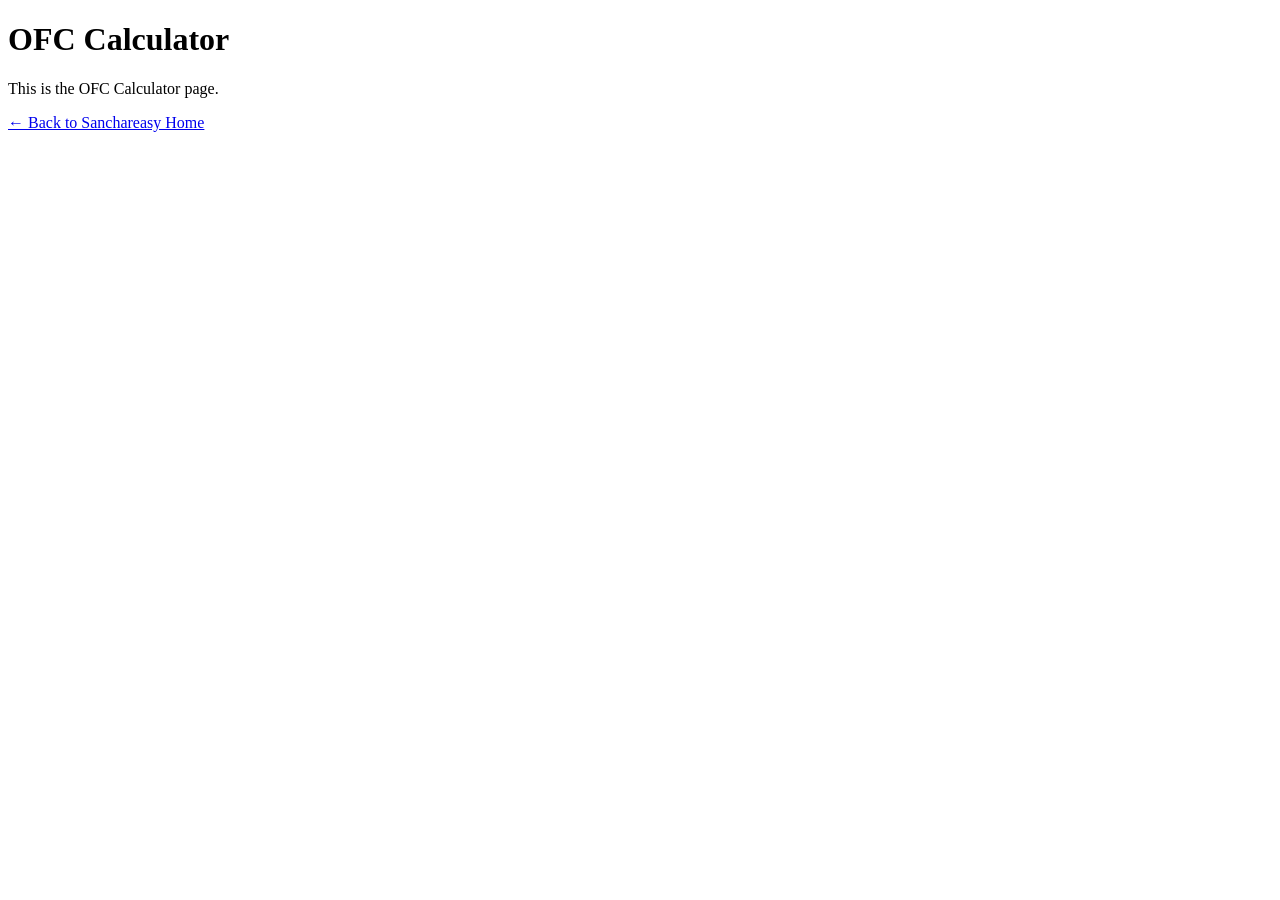
<file: ofc-calculator/index.html>
<!DOCTYPE html>
<html lang="en">
<head>
    <meta charset="UTF-8">
    <meta name="viewport" content="width=device-width, initial-scale=1.0">

    <title>OFC Calculator - Sanchareasy</title>
</head>

<body>

    <h1>OFC Calculator</h1>

    <p>
        This is the OFC Calculator page.
    </p>

    <p>
        <a href="/">← Back to Sanchareasy Home</a>
    </p>

</body>
</html>
</file>
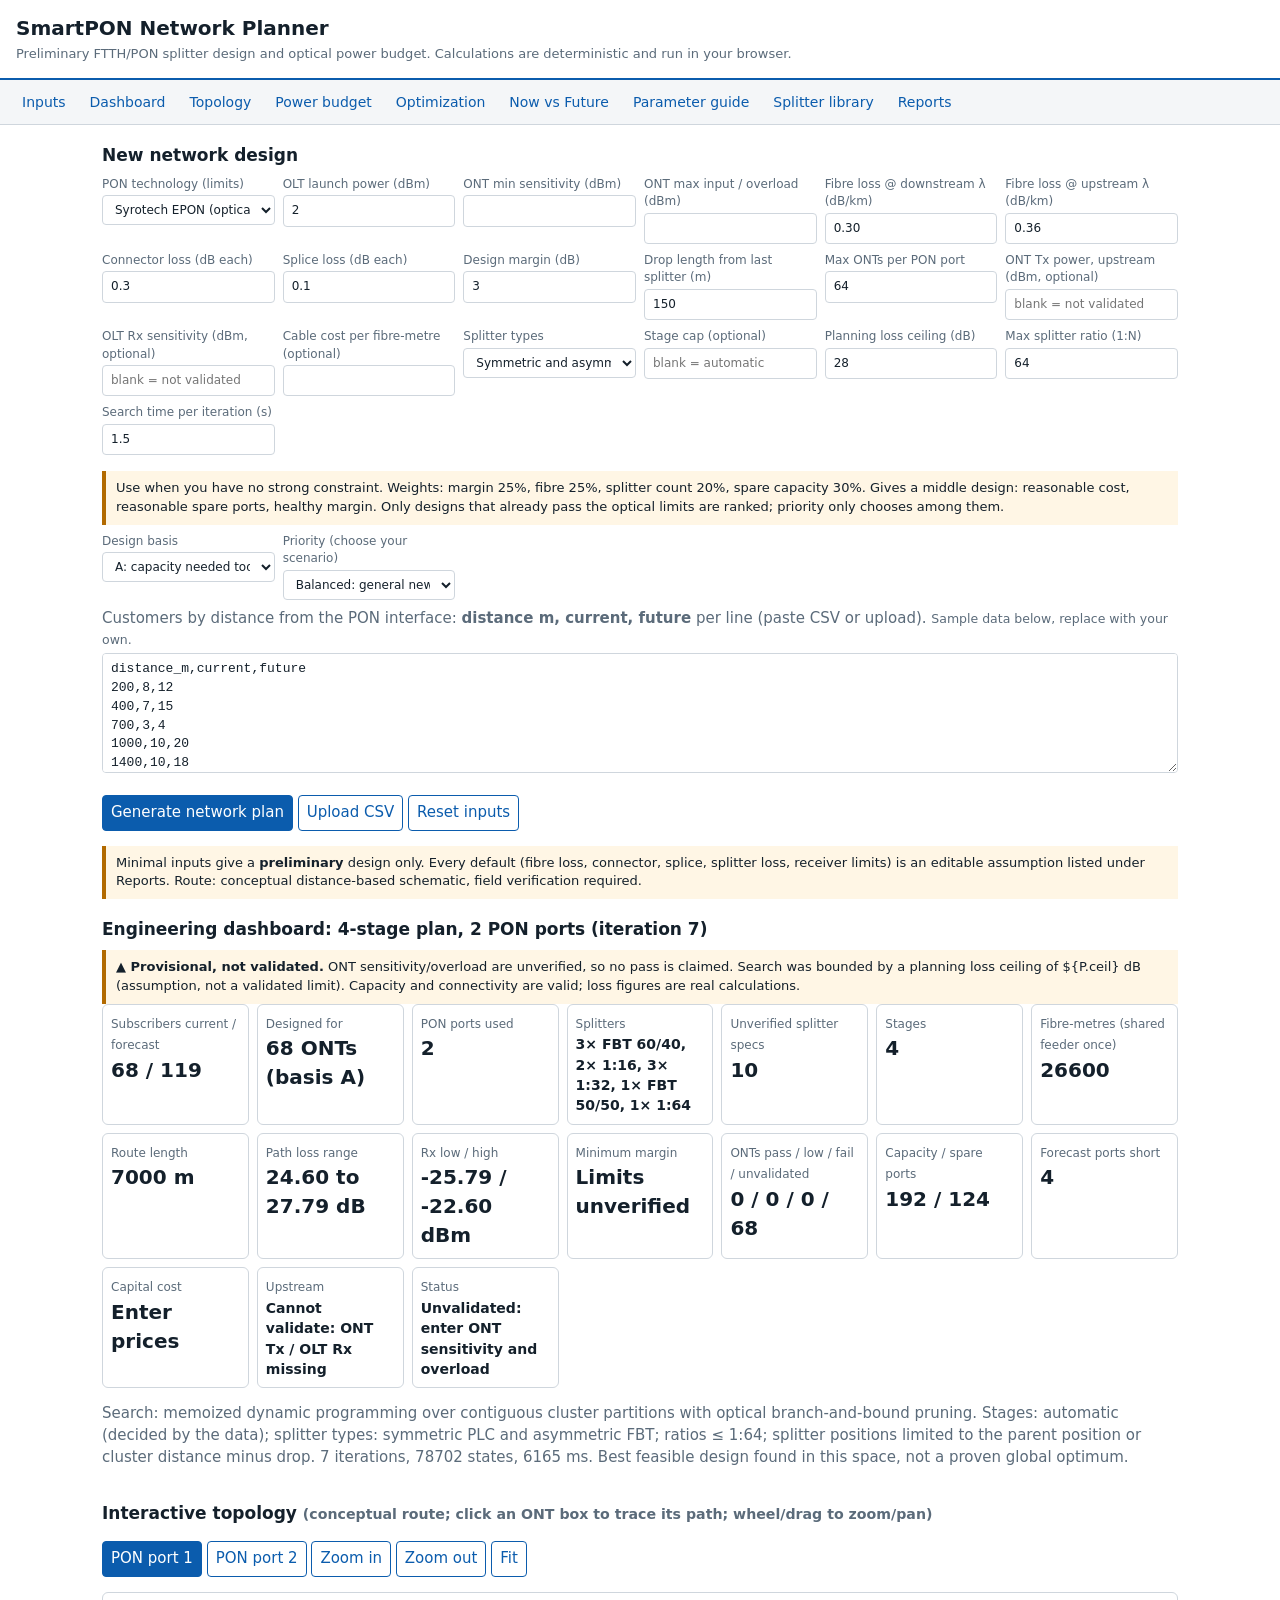
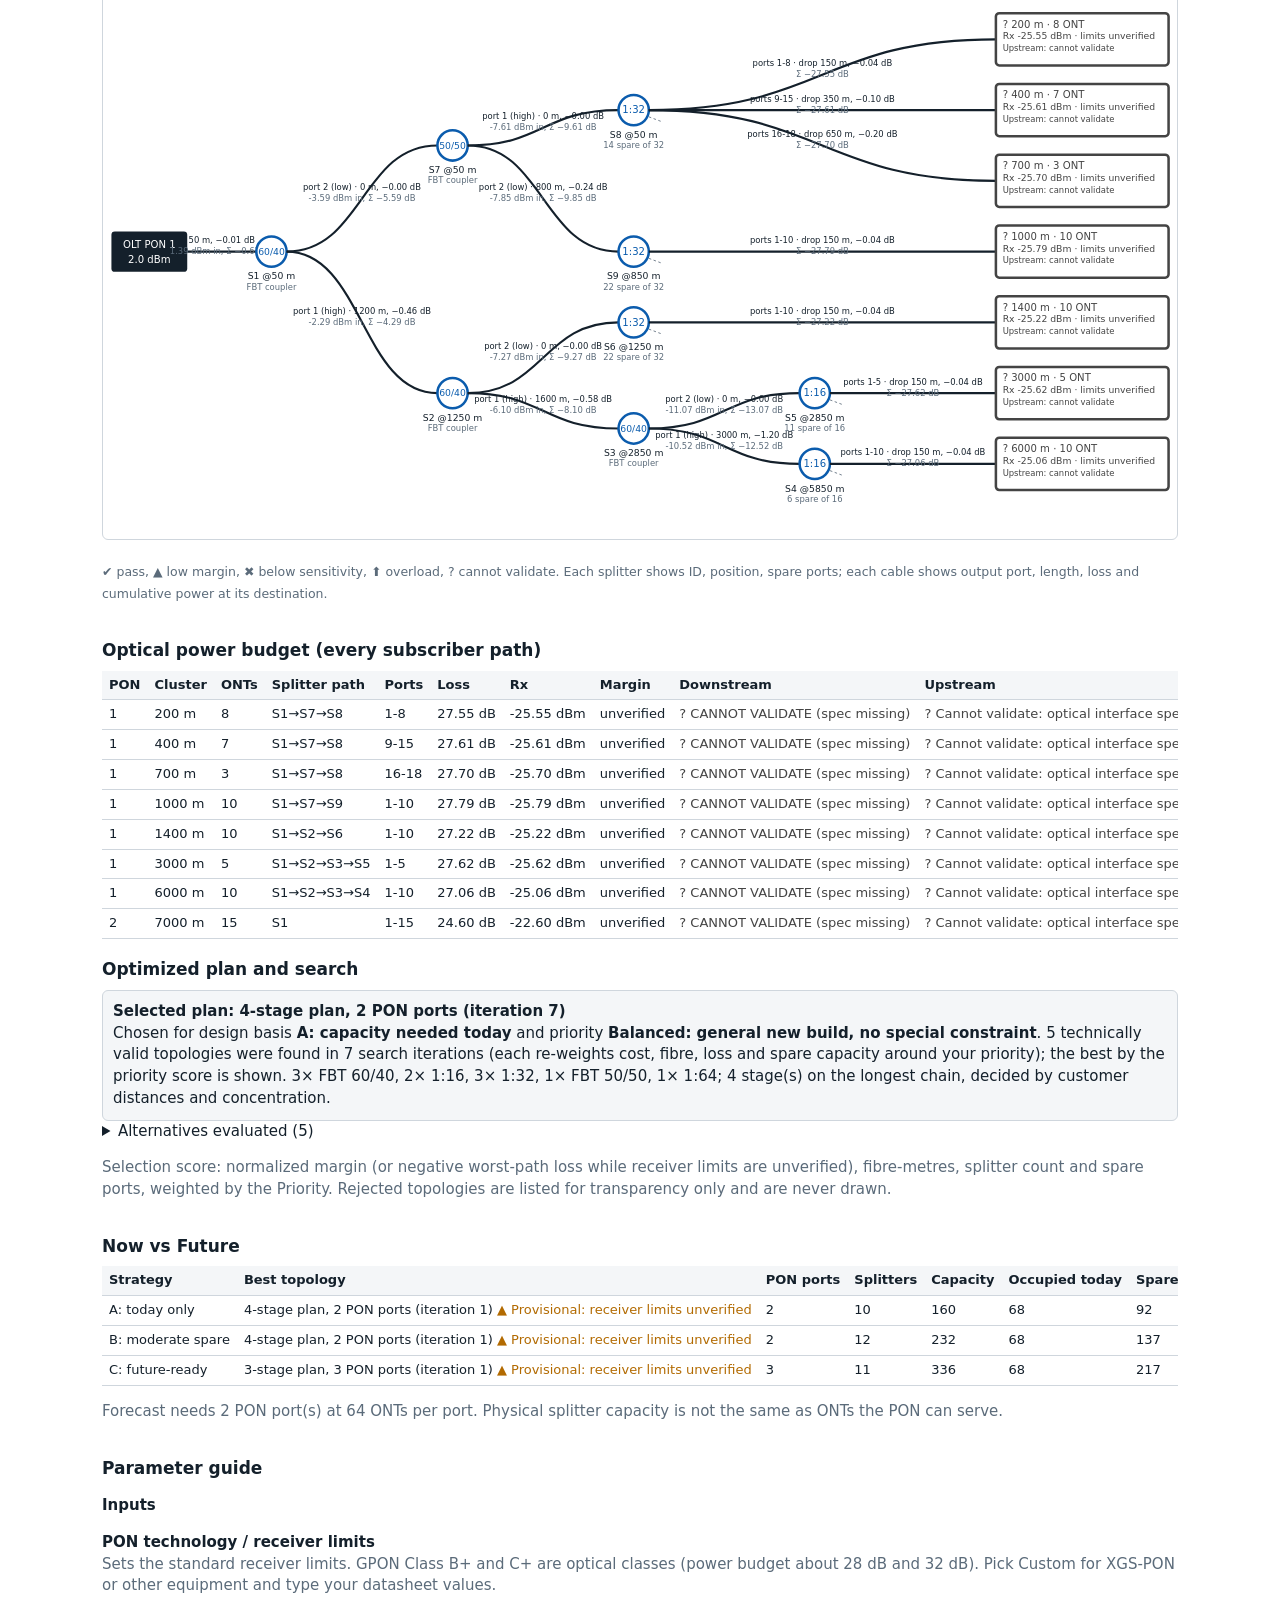
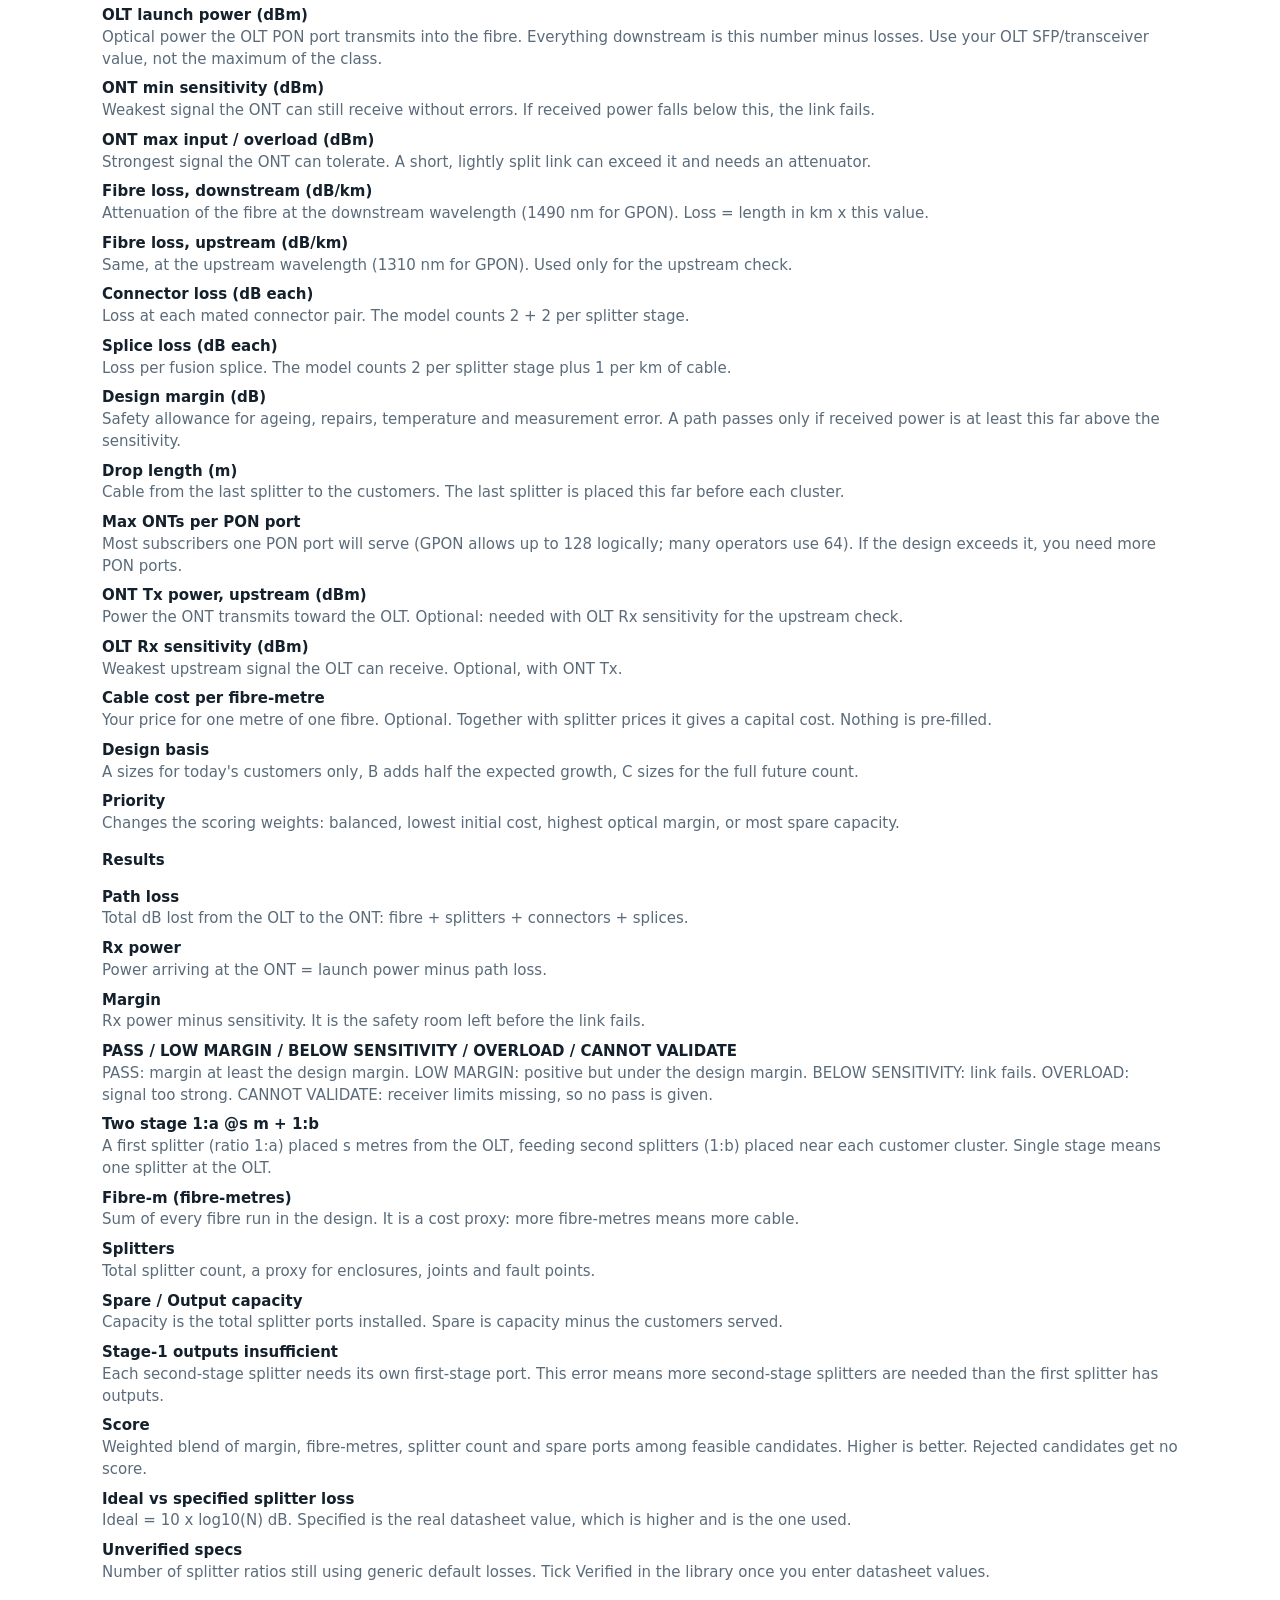
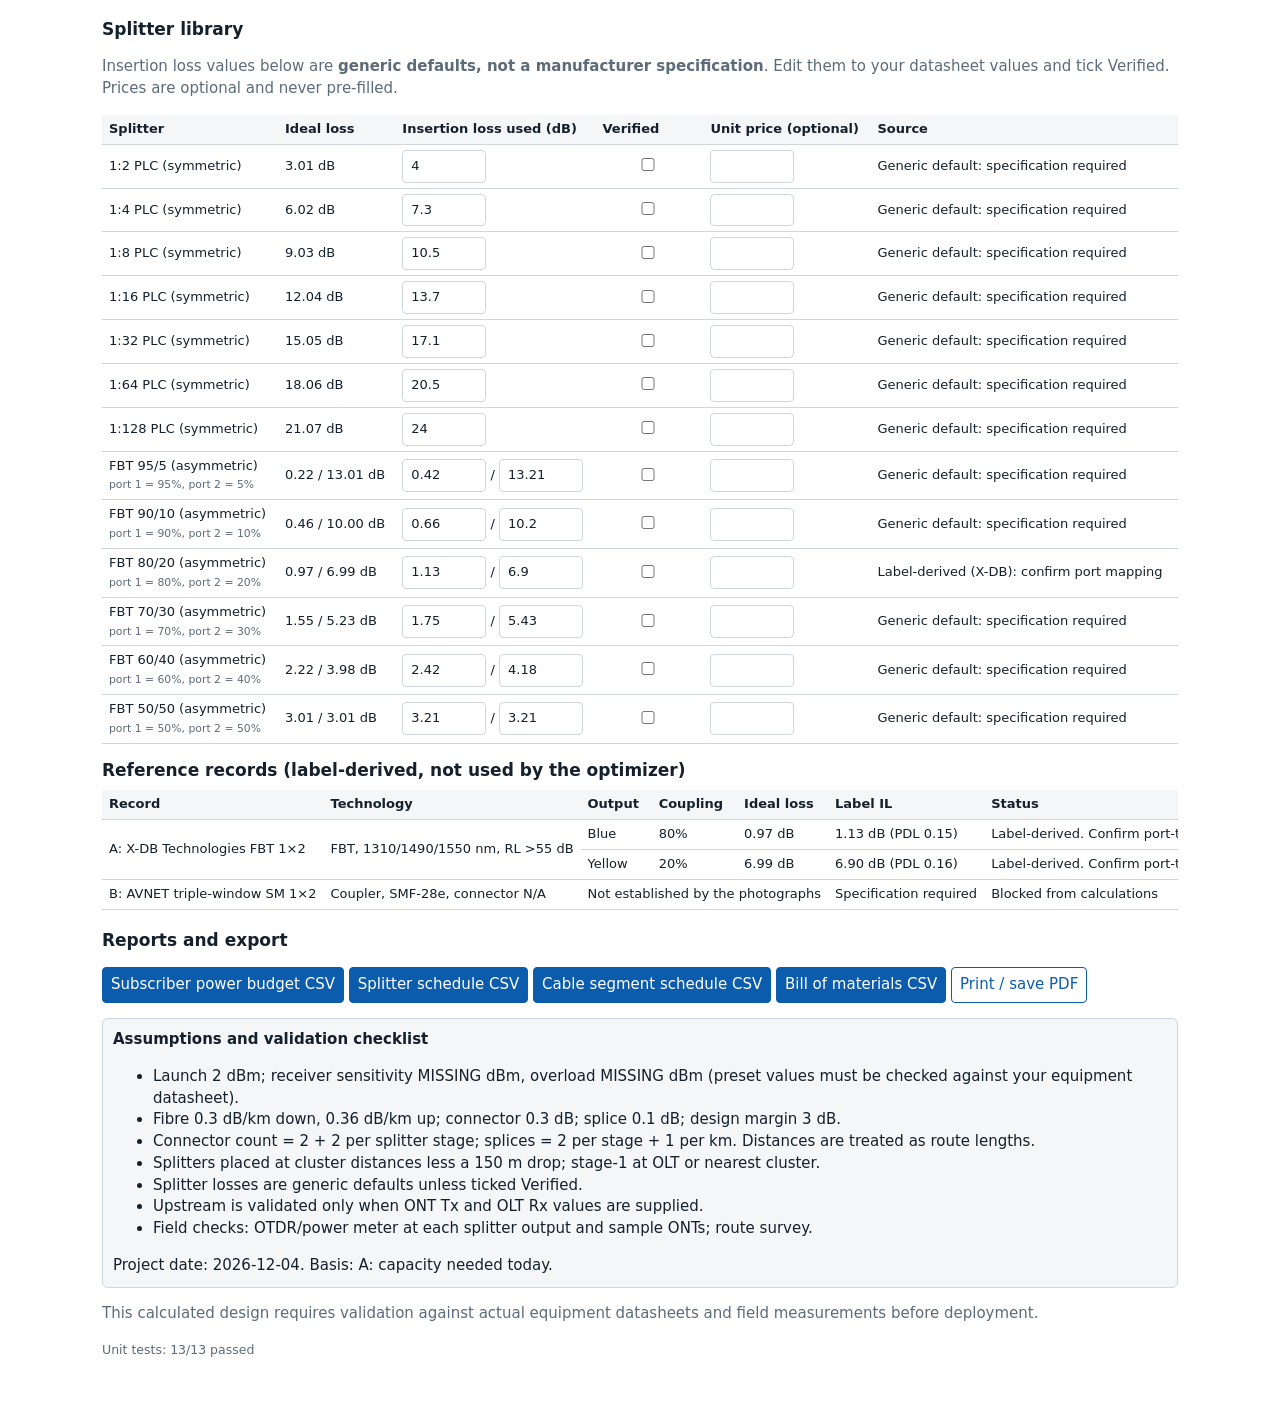
<file: pon-planner/index.html>
<!doctype html>
<html lang="en"><head><meta charset="utf-8">
<meta name="viewport" content="width=device-width,initial-scale=1">
<title>SmartPON Network Planner</title>
<style>
:root{--bg:#fff;--pn:#f4f6f8;--ln:#cfd6dd;--tx:#14202b;--mu:#5b6b7a;--ac:#0b5cad;--ok:#1b7f4b;--wn:#b26a00;--er:#b3261e}
*{box-sizing:border-box}body{margin:0;font:15px/1.45 system-ui,Segoe UI,Roboto,sans-serif;color:var(--tx);background:var(--bg)}
header{padding:14px 16px;border-bottom:2px solid var(--ac)}h1{margin:0;font-size:20px}header p{margin:2px 0 0;color:var(--mu);font-size:13px}
nav{display:flex;gap:4px;overflow-x:auto;padding:6px 12px;background:var(--pn);border-bottom:1px solid var(--ln);position:sticky;top:0;z-index:5}
nav a{white-space:nowrap;padding:6px 10px;color:var(--ac);text-decoration:none;border-radius:4px;font-size:14px}nav a:focus,nav a:hover{background:#e1ecf8}
main{max-width:1100px;margin:auto;padding:0 12px 40px}section{padding-top:18px}h2{font-size:17px;margin:0 0 8px}
.g{display:grid;grid-template-columns:repeat(auto-fit,minmax(150px,1fr));gap:8px}
label{display:flex;flex-direction:column;font-size:12px;color:var(--mu);gap:2px}
input,select,textarea,button{font:inherit;padding:6px 8px;border:1px solid var(--ln);border-radius:4px;background:#fff;color:var(--tx)}
textarea{width:100%;min-height:120px;font-family:ui-monospace,Consolas,monospace;font-size:13px}
button{background:var(--ac);color:#fff;border-color:var(--ac);cursor:pointer}button.s{background:#fff;color:var(--ac)}
:focus-visible{outline:3px solid #f5b400;outline-offset:1px}
.card{background:var(--pn);border:1px solid var(--ln);border-radius:6px;padding:10px;margin-top:8px}
.k{display:grid;grid-template-columns:repeat(auto-fit,minmax(140px,1fr));gap:8px}.k div{background:#fff;border:1px solid var(--ln);border-radius:6px;padding:8px}
.k b{display:block;font-size:20px}.k span{font-size:12px;color:var(--mu)}
.w{overflow-x:auto}table{border-collapse:collapse;width:100%;font-size:13px}th,td{border-bottom:1px solid var(--ln);padding:5px 7px;text-align:left;white-space:nowrap}th{background:var(--pn)}
tr.sel{background:#e1ecf8}tr.cl{cursor:pointer}.PASS{color:var(--ok)}.WARN{color:var(--wn)}.FAIL{color:var(--er)}.OVER{color:#7b1fa2}.NA{color:#444}
.banner{padding:8px 10px;border-left:4px solid var(--wn);background:#fff6e5;margin-top:8px;font-size:13px}
svg{width:100%;height:auto;max-height:70vh;background:#fff;border:1px solid var(--ln);border-radius:6px;touch-action:none;cursor:grab}
small,.mu{color:var(--mu)}td input{width:84px}
@media print{nav,.noprint,button{display:none!important}}
</style></head><body>
<header><h1>SmartPON Network Planner</h1><p>Preliminary FTTH/PON splitter design and optical power budget. Calculations are deterministic and run in your browser.</p></header>
<nav aria-label="Sections"><a href="#in">Inputs</a><a href="#dash">Dashboard</a><a href="#topo">Topology</a><a href="#bud">Power budget</a><a href="#opt">Optimization</a><a href="#fut">Now vs Future</a><a href="#gl">Parameter guide</a><a href="#lib">Splitter library</a><a href="#rep">Reports</a></nav>
<main>
<section id="in"><h2>New network design</h2>
<div class="g">
<label>PON technology (limits)<select id="tech"><option value="s" selected>Syrotech EPON (optical limits unverified)</option><option value="b">GPON Class B+</option><option value="c">GPON Class C+</option><option value="x">Custom (enter limits)</option></select></label>
<label>OLT launch power (dBm)<input id="launch" type="number" step="0.1" value="2"></label>
<label>ONT min sensitivity (dBm)<input id="sens" type="number" step="0.1"></label>
<label>ONT max input / overload (dBm)<input id="over" type="number" step="0.1"></label>
<label>Fibre loss @ downstream λ (dB/km)<input id="att" type="number" step="0.01" value="0.30"></label>
<label>Fibre loss @ upstream λ (dB/km)<input id="att13" type="number" step="0.01" value="0.36"></label>
<label>Connector loss (dB each)<input id="conn" type="number" step="0.05" value="0.3"></label>
<label>Splice loss (dB each)<input id="splice" type="number" step="0.01" value="0.1"></label>
<label>Design margin (dB)<input id="margin" type="number" step="0.5" value="3"></label>
<label>Drop length from last splitter (m)<input id="drop" type="number" value="150"></label>
<label>Max ONTs per PON port<input id="maxONT" type="number" value="64"></label>
<label>ONT Tx power, upstream (dBm, optional)<input id="ontTx" type="number" step="0.1" placeholder="blank = not validated"></label>
<label>OLT Rx sensitivity (dBm, optional)<input id="oltRx" type="number" step="0.1" placeholder="blank = not validated"></label>
<label>Cable cost per fibre-metre (optional)<input id="cprice" type="number" step="0.01"></label>
<label title="Splitter types the search may use. Automatic lets the optimizer choose symmetric PLC splitters or asymmetric FBT couplers (serial taps) by customer concentration.">Splitter types<select id="splitMode"><option value="auto">Symmetric and asymmetric (automatic)</option><option value="plc">Symmetric PLC only</option></select></label><label title="Optional. Leave blank: the number of stages is decided by the customer distribution.">Stage cap (optional)<input id="maxStages" type="number" min="1" placeholder="blank = automatic"></label><label title="Used ONLY to bound the search while ONT sensitivity is unverified. It is an assumption, not a validated limit.">Planning loss ceiling (dB)<input id="ceil" type="number" value="28"></label><label title="Largest splitter ratio the search may use (64 or 128)">Max splitter ratio (1:N)<input id="maxRatio" type="number" value="64"></label><label title="Search time limit per weighting, seconds">Search time per iteration (s)<input id="tlim" type="number" step="0.5" value="1.5"></label><div id="pdesc" class="banner" style="grid-column:1/-1"></div><label>Design basis<select id="basis"><option value="A" selected>A: capacity needed today</option><option value="B">B: moderate spare</option><option value="C">C: future-ready</option></select></label>
<label>Priority (choose your scenario)<select id="prio"><option value="bal">Balanced: general new build, no special constraint</option><option value="cost">Lowest initial cost: tight budget, small or uncertain area</option><option value="mar">Maximum optical margin: long routes, old fibre, weak optics</option><option value="fut">Maximum future capacity: fast-growing area, avoid re-visiting site</option></select></label>
</div>
<p class="mu" style="margin:8px 0 2px">Customers by distance from the PON interface: <b>distance m, current, future</b> per line (paste CSV or upload).
<small>Sample data below, replace with your own.</small></p>
<textarea id="dist" aria-label="Customer distribution">distance_m,current,future
200,8,12
400,7,15
700,3,4
1000,10,20
1400,10,18
3000,5,10
6000,10,20
7000,15,20</textarea>
<p class="noprint"><button id="go">Generate network plan</button> <button class="s" id="csvUp">Upload CSV</button> <input id="file" type="file" accept=".csv,.txt" hidden> <button class="s" id="reset">Reset inputs</button></p>
<div class="banner">Minimal inputs give a <b>preliminary</b> design only. Every default (fibre loss, connector, splice, splitter loss, receiver limits) is an editable assumption listed under Reports. Route: conceptual distance-based schematic, field verification required.</div>
</section>
<div id="out"></div>

<section id="gl"><h2>Parameter guide</h2><h3 style="font-size:15px">Inputs</h3><dl><dt><b>PON technology / receiver limits</b></dt><dd style='margin:0 0 8px 0;color:#5b6b7a'>Sets the standard receiver limits. GPON Class B+ and C+ are optical classes (power budget about 28 dB and 32 dB). Pick Custom for XGS-PON or other equipment and type your datasheet values.</dd><dt><b>OLT launch power (dBm)</b></dt><dd style='margin:0 0 8px 0;color:#5b6b7a'>Optical power the OLT PON port transmits into the fibre. Everything downstream is this number minus losses. Use your OLT SFP/transceiver value, not the maximum of the class.</dd><dt><b>ONT min sensitivity (dBm)</b></dt><dd style='margin:0 0 8px 0;color:#5b6b7a'>Weakest signal the ONT can still receive without errors. If received power falls below this, the link fails.</dd><dt><b>ONT max input / overload (dBm)</b></dt><dd style='margin:0 0 8px 0;color:#5b6b7a'>Strongest signal the ONT can tolerate. A short, lightly split link can exceed it and needs an attenuator.</dd><dt><b>Fibre loss, downstream (dB/km)</b></dt><dd style='margin:0 0 8px 0;color:#5b6b7a'>Attenuation of the fibre at the downstream wavelength (1490 nm for GPON). Loss = length in km x this value.</dd><dt><b>Fibre loss, upstream (dB/km)</b></dt><dd style='margin:0 0 8px 0;color:#5b6b7a'>Same, at the upstream wavelength (1310 nm for GPON). Used only for the upstream check.</dd><dt><b>Connector loss (dB each)</b></dt><dd style='margin:0 0 8px 0;color:#5b6b7a'>Loss at each mated connector pair. The model counts 2 + 2 per splitter stage.</dd><dt><b>Splice loss (dB each)</b></dt><dd style='margin:0 0 8px 0;color:#5b6b7a'>Loss per fusion splice. The model counts 2 per splitter stage plus 1 per km of cable.</dd><dt><b>Design margin (dB)</b></dt><dd style='margin:0 0 8px 0;color:#5b6b7a'>Safety allowance for ageing, repairs, temperature and measurement error. A path passes only if received power is at least this far above the sensitivity.</dd><dt><b>Drop length (m)</b></dt><dd style='margin:0 0 8px 0;color:#5b6b7a'>Cable from the last splitter to the customers. The last splitter is placed this far before each cluster.</dd><dt><b>Max ONTs per PON port</b></dt><dd style='margin:0 0 8px 0;color:#5b6b7a'>Most subscribers one PON port will serve (GPON allows up to 128 logically; many operators use 64). If the design exceeds it, you need more PON ports.</dd><dt><b>ONT Tx power, upstream (dBm)</b></dt><dd style='margin:0 0 8px 0;color:#5b6b7a'>Power the ONT transmits toward the OLT. Optional: needed with OLT Rx sensitivity for the upstream check.</dd><dt><b>OLT Rx sensitivity (dBm)</b></dt><dd style='margin:0 0 8px 0;color:#5b6b7a'>Weakest upstream signal the OLT can receive. Optional, with ONT Tx.</dd><dt><b>Cable cost per fibre-metre</b></dt><dd style='margin:0 0 8px 0;color:#5b6b7a'>Your price for one metre of one fibre. Optional. Together with splitter prices it gives a capital cost. Nothing is pre-filled.</dd><dt><b>Design basis</b></dt><dd style='margin:0 0 8px 0;color:#5b6b7a'>A sizes for today's customers only, B adds half the expected growth, C sizes for the full future count.</dd><dt><b>Priority</b></dt><dd style='margin:0 0 8px 0;color:#5b6b7a'>Changes the scoring weights: balanced, lowest initial cost, highest optical margin, or most spare capacity.</dd></dl><h3 style="font-size:15px">Results</h3><dl><dt><b>Path loss</b></dt><dd style='margin:0 0 8px 0;color:#5b6b7a'>Total dB lost from the OLT to the ONT: fibre + splitters + connectors + splices.</dd><dt><b>Rx power</b></dt><dd style='margin:0 0 8px 0;color:#5b6b7a'>Power arriving at the ONT = launch power minus path loss.</dd><dt><b>Margin</b></dt><dd style='margin:0 0 8px 0;color:#5b6b7a'>Rx power minus sensitivity. It is the safety room left before the link fails.</dd><dt><b>PASS / LOW MARGIN / BELOW SENSITIVITY / OVERLOAD / CANNOT VALIDATE</b></dt><dd style='margin:0 0 8px 0;color:#5b6b7a'>PASS: margin at least the design margin. LOW MARGIN: positive but under the design margin. BELOW SENSITIVITY: link fails. OVERLOAD: signal too strong. CANNOT VALIDATE: receiver limits missing, so no pass is given.</dd><dt><b>Two stage 1:a @s m + 1:b</b></dt><dd style='margin:0 0 8px 0;color:#5b6b7a'>A first splitter (ratio 1:a) placed s metres from the OLT, feeding second splitters (1:b) placed near each customer cluster. Single stage means one splitter at the OLT.</dd><dt><b>Fibre-m (fibre-metres)</b></dt><dd style='margin:0 0 8px 0;color:#5b6b7a'>Sum of every fibre run in the design. It is a cost proxy: more fibre-metres means more cable.</dd><dt><b>Splitters</b></dt><dd style='margin:0 0 8px 0;color:#5b6b7a'>Total splitter count, a proxy for enclosures, joints and fault points.</dd><dt><b>Spare / Output capacity</b></dt><dd style='margin:0 0 8px 0;color:#5b6b7a'>Capacity is the total splitter ports installed. Spare is capacity minus the customers served.</dd><dt><b>Stage-1 outputs insufficient</b></dt><dd style='margin:0 0 8px 0;color:#5b6b7a'>Each second-stage splitter needs its own first-stage port. This error means more second-stage splitters are needed than the first splitter has outputs.</dd><dt><b>Score</b></dt><dd style='margin:0 0 8px 0;color:#5b6b7a'>Weighted blend of margin, fibre-metres, splitter count and spare ports among feasible candidates. Higher is better. Rejected candidates get no score.</dd><dt><b>Ideal vs specified splitter loss</b></dt><dd style='margin:0 0 8px 0;color:#5b6b7a'>Ideal = 10 x log10(N) dB. Specified is the real datasheet value, which is higher and is the one used.</dd><dt><b>Unverified specs</b></dt><dd style='margin:0 0 8px 0;color:#5b6b7a'>Number of splitter ratios still using generic default losses. Tick Verified in the library once you enter datasheet values.</dd></dl></section>
<section id="lib"><h2>Splitter library</h2>
<p class="mu">Insertion loss values below are <b>generic defaults, not a manufacturer specification</b>. Edit them to your datasheet values and tick Verified. Prices are optional and never pre-filled.</p>
<div class="w"><table id="libT"></table></div>
<h2 style="margin-top:14px">Reference records (label-derived, not used by the optimizer)</h2>
<div class="w"><table><tr><th>Record</th><th>Technology</th><th>Output</th><th>Coupling</th><th>Ideal loss</th><th>Label IL</th><th>Status</th></tr>
<tr><td rowspan=2>A: X-DB Technologies FBT 1×2</td><td rowspan=2>FBT, 1310/1490/1550 nm, RL &gt;55 dB</td><td>Blue</td><td>80%</td><td>0.97 dB</td><td>1.13 dB (PDL 0.15)</td><td>Label-derived. Confirm port-to-loss mapping</td></tr>
<tr><td>Yellow</td><td>20%</td><td>6.99 dB</td><td>6.90 dB (PDL 0.16)</td><td>Label-derived. Confirm port-to-loss mapping</td></tr>
<tr><td>B: AVNET triple-window SM 1×2</td><td>Coupler, SMF-28e, connector N/A</td><td colspan=3>Not established by the photographs</td><td>Specification required</td><td>Blocked from calculations</td></tr></table></div>
</section>

<section id="rep"><h2>Reports and export</h2>
<p class="noprint"><button id="e1">Subscriber power budget CSV</button> <button id="e2">Splitter schedule CSV</button> <button id="e3">Cable segment schedule CSV</button> <button id="e4">Bill of materials CSV</button> <button id="pr" class="s">Print / save PDF</button></p>
<div id="assume" class="card"></div>
<p class="mu">This calculated design requires validation against actual equipment datasheets and field measurements before deployment.</p>
<p><small>Unit tests: <span id="tests"></span></small></p></section>
</main>
<script>
const $=s=>document.querySelector(s),LAD=[2,4,8,16,32,64,128],idealLoss=n=>10*Math.log10(n),fiberLoss=(m,a)=>m/1000*a;
const DEF={2:4.0,4:7.3,8:10.5,16:13.7,32:17.1,64:20.5,128:24.0};
const LIM={b:[-27,-8,3],c:[-32,-12,5],s:['','',2]};
let LIB={};LAD.forEach(n=>LIB[n]={il:DEF[n],ver:false,price:''});
try{const s=JSON.parse(localStorage.getItem('spon-lib'));if(s)LIB=s}catch(e){}
const ST={PASS:['✔','PASS'],WARN:['▲','LOW MARGIN'],FAIL:['✖','BELOW SENSITIVITY'],OVER:['⬆','OVERLOAD'],NA:['?','CANNOT VALIDATE (spec missing)']};
const COL={PASS:'#1b7f4b',WARN:'#b26a00',FAIL:'#b3261e',OVER:'#7b1fa2',NA:'#444'};
const num=id=>{const v=$('#'+id).value.trim();return v===''?NaN:+v};
const getP=()=>({launch:num('launch'),sens:num('sens'),over:num('over'),att:num('att'),att13:num('att13'),conn:num('conn'),splice:num('splice'),margin:num('margin'),drop:num('drop'),maxONT:num('maxONT'),ontTx:num('ontTx'),oltRx:num('oltRx'),cprice:num('cprice'),basis:$('#basis').value,prio:$('#prio').value,split:$('#splitMode').value,ceil:num('ceil')||28,maxStages:num('maxStages')||Infinity,maxRatio:num('maxRatio')||64,tlim:(num('tlim')||2)*1000});
let LIBF={};[95,90,80,70,60,50].forEach(p=>{LIBF[p]={hi:+(10*Math.log10(100/p)+.2).toFixed(2),lo:+(10*Math.log10(100/(100-p))+.2).toFixed(2),ver:false,price:''}});LIBF[80]={hi:1.13,lo:6.9,ver:false,price:''};
try{const q=JSON.parse(localStorage.getItem('spon-fbt'));if(q)LIBF=q}catch(e){}
const ILF=(p,k)=>k===1?LIBF[p].hi:LIBF[p].lo;
const IL=(n,k)=>{const e=LIB[n];return e.outs&&e.outs[k]!=null?e.outs[k]:e.il};
function status(rx,P){if(isNaN(P.sens)||isNaN(P.over))return'NA';if(rx>P.over)return'OVER';const m=rx-P.sens;return m<0?'FAIL':m<P.margin?'WARN':'PASS'}
function parse(t){return t.split(/\r?\n/).map(l=>l.split(/[,;\t ]+/).map(Number)).filter(r=>r.length>=3&&r.every(x=>!isNaN(x))&&r[0]>0).map(r=>({d:r[0],cur:r[1],fut:Math.max(r[1],r[2])})).sort((a,b)=>a.d-b.d)}
const size=(b,k)=>k==='A'?b.cur:k==='B'?b.cur+Math.ceil((b.fut-b.cur)/2):b.fut;
const RAT=[2,4,8,16,32,64,128],WS={bal:{S:1,F:1,L:1,C:1},cost:{S:2,F:2,L:.3,C:0},loss:{S:.3,F:.3,L:2,C:.3},cap:{S:.5,F:.5,L:.5,C:2}};
const W={bal:{m:.25,f:.25,s:.2,c:.3},cost:{m:.1,f:.4,s:.4,c:.1},mar:{m:.6,f:.15,s:.1,c:.15},fut:{m:.15,f:.15,s:.1,c:.6}};
const fl=(m,P)=>fiberLoss(m,P.att)+Math.floor(m/1000)*P.splice,SL=(r,P,k)=>IL(r,k||0)+2*P.conn+2*P.splice,rat=(k,P)=>RAT.filter(r=>r>=k&&r<=P.maxRatio).slice(0,2);
const f1=x=>isFinite(x)?x.toFixed(2):'n/a',sym=s=>`<span class="${s}">${ST[s][0]} ${ST[s][1]}</span>`;
let S={rank:[],sel:-1,hl:null,pon:0,P:null,bands:[]},vb=[0,0,900,400];
// Search: memoized DP over contiguous cluster partitions; branch-and-bound on optical loss. Stage count is not fixed: it emerges from the data.
const FB=[95,90,80,70,60,50],nm=s=>s.t==='F'?'FBT '+s.pct+'/'+(100-s.pct):'1:'+s.r,ver=s=>s.t==='F'?LIBF[s.pct].ver:LIB[s.r].ver;
const priceOf=n=>n.startsWith('FBT')?LIBF[parseInt(n.slice(4))].price:LIB[n.slice(2)].price;
const SLn=(n,P,g)=>n.t==='F'?ILF(n.pct,g+1)+2*P.conn+2*P.splice:SL(n.r,P,g);
const rat2=(k,P,br)=>RAT.filter(r=>r>=k&&r<=P.maxRatio).slice(0,br);
function cuts(L){if(cuts.c[L])return cuts.c[L];const o=[];if(L<=12){for(let m=1;m<(1<<(L-1));m++){const a=[];for(let t=0;t<L-1;t++)if(m>>t&1)a.push(t+1);o.push(a)}}else{const g=(st,left,cur)=>{if(cur.length)o.push(cur.slice());if(!left)return;for(let t=st;t<L;t++){cur.push(t);g(t+1,left-1,cur);cur.pop()}};g(1,3,[])}return cuts.c[L]=o}cuts.c={};
function search(cl,P,w,lim,br){const memo=new Map(),thr=isNaN(P.sens)?P.launch-P.ceil:P.sens+P.margin,ov=isNaN(P.over)?1e9:P.over,pre=[0],oh=2*P.conn+2*P.splice;
 cl.forEach(c=>pre.push(pre[pre.length-1]+c.n));const sum=(i,j)=>pre[j+1]-pre[i];
 const own=(il,N,spare,len)=>w.S+w.F*len/1000+w.L*il*N/50-w.C*spare/5;
 function best(i,j,dep,s,Lin){Lin=Math.ceil(Lin*5-1e-9)/5;const key=i+'|'+j+'|'+(dep===Infinity?'u':dep)+'|'+s+'|'+Lin.toFixed(2),m=memo.get(key);if(m!==undefined)return m;
  if(lim.stop||++lim.n>lim.max||(lim.n%128===0&&Date.now()>lim.end)){lim.stop=true;return null}
  let bc=1e18,bn=null;const N=sum(i,j),dmin=cl[i].d,L=j-i+1;
  const ps=[...new Set([s,Math.max(s,dmin-P.drop)])].filter(p=>p<=dmin);
  for(const p of ps){const Lp=Lin+fl(p-s,P);
   for(const r of rat2(N,P,br)){const L1=Lp+SL(r,P);let ok=true,dr=0;
    for(let k=i;k<=j&&ok;k++){const rx=P.launch-L1-fl(cl[k].d-p,P);if(rx<thr||rx>ov)ok=false;dr+=cl[k].n*(cl[k].d-p)}
    if(ok){const c=own(SL(r,P),N,r-N,p-s)+w.F*dr/1000;if(c<bc){bc=c;bn={t:'S',leaf:true,r,p,i,j}}}}
   if(dep>=2&&L>1)for(const a of cuts(L)){const cu=[i,...a.map(t=>i+t)],k=cu.length;
    for(const r of rat2(k,P,br)){const L1=Lp+SL(r,P);if(P.launch-L1-fl(dmin-p,P)<thr)continue;
     let c=own(SL(r,P),N,r-k,p-s);const kids=[];
     for(let g=0;g<k;g++){const res=best(cu[g],(g+1<k?cu[g+1]:j+1)-1,dep-1,p,L1);if(!res||c>=bc){c=1e18;break}c+=res.cost;kids.push(res.node)}
     if(c<bc&&kids.length===k){bc=c;bn={t:'S',leaf:false,r,p,i,j,kids}}}
    if(P.split!=='plc'&&k===2){const mid=cu[1],Na=sum(i,mid-1),Nb=sum(mid,j);
     for(const pct of FB)for(const sw of[0,1]){const ha=sw?ILF(pct,2):ILF(pct,1),hb=sw?ILF(pct,1):ILF(pct,2),La=Lp+ha+oh,Lb=Lp+hb+oh;
      if(P.launch-La-fl(cl[i].d-p,P)<thr||P.launch-Lb-fl(cl[mid].d-p,P)<thr)continue;
      let c=own((ha+hb)/2+oh,N,0,p-s)+w.L*((ha-(ha+hb)/2)*Na+(hb-(ha+hb)/2)*Nb)/50;if(c>=bc)continue;
      const ra=best(i,mid-1,dep-1,p,La);if(!ra)continue;c+=ra.cost;if(c>=bc)continue;const rb=best(mid,j,dep-1,p,Lb);if(!rb)continue;c+=rb.cost;
      if(c<bc){bc=c;bn={t:'F',pct,r:2,leaf:false,p,i,j,kids:sw?[rb.node,ra.node]:[ra.node,rb.node]}}}}}}
  const res=bn?{cost:bc,node:bn}:null;if(!lim.stop)memo.set(key,res);return res}
 return best}
function analyze(root,cl,P){const A={spl:[],paths:[],reasons:[],fibre:0},cov=cl.map(()=>0);let id=0,ms=0;
 function walk(n,s,Lin,stage,parent,port,chain){const sp={id:'S'+(++id),t:n.t||'S',pct:n.pct,r:n.r,pos:n.p,stage,i:n.i,j:n.j,parent:parent?parent.id:'OLT',pt:parent?parent.t:'',port,kids:[],paths:[],used:0};
  ms=Math.max(ms,stage);if(n.p<s)A.reasons.push(sp.id+' placed upstream of its parent');
  const len=Math.max(0,n.p-s);sp.cable={len,loss:fl(len,P)};A.fibre+=len;sp.inLoss=Lin+sp.cable.loss;sp.inP=P.launch-sp.inLoss;A.spl.push(sp);const ch=[...chain,sp.id];
  if(n.leaf){let o=0;for(let k=n.i;k<=n.j;k++){const c=cl[k];cov[k]++;const a=o+1;let wo=0;for(let q=0;q<c.n;q++,o++)wo=Math.max(wo,SL(n.r,P,o));
    const drop=c.d-n.p;A.fibre+=c.n*Math.max(0,drop);sp.paths.push({k,c,a,b:o,drop,loss:sp.inLoss+wo+fl(drop,P),chain:ch})}sp.used=o}
  else{n.kids.forEach((kn,g)=>sp.kids.push(walk(kn,n.p,sp.inLoss+SLn(n,P,g),stage+1,sp,g+1,ch)));sp.used=n.kids.length}
  if(sp.used>n.r)A.reasons.push(sp.id+' needs '+sp.used+' outputs but '+nm(sp)+' has '+n.r);return sp}
 A.root=walk(root,0,2*P.conn,1,null,0,[]);A.stages=ms;
 cov.forEach((v,k)=>{if(v!==1)A.reasons.push('cluster '+cl[k].d+' m connected '+v+' times')});
 A.spl.forEach(s=>s.paths.forEach(p=>{A.paths.push(p);p.rx=P.launch-p.loss;p.st=status(p.rx,P);
  if(!isNaN(P.ontTx)&&!isNaN(P.oltRx)){const u=p.loss-fiberLoss(p.c.d,P.att)+fiberLoss(p.c.d,P.att13);p.up={rx:P.ontTx-u,m:P.ontTx-u-P.oltRx}}}));
 A.paths.sort((a,b)=>a.k-b.k);return A}
function groupsOf(bands,P,k){const G=[];let g=[],s=0;bands.map(b=>({d:b.d,n:size(b,k),f:b.fut,cur:b.cur})).filter(c=>c.n>0).forEach(c=>{if(s+c.n>P.maxONT&&g.length){G.push(g);g=[];s=0}g.push(c);s+=c.n});if(g.length)G.push(g);return G}
function summarize(d,P){const sp=d.an.flatMap(a=>a.spl),ps=d.an.flatMap(a=>a.paths);d.reasons=[...new Set(d.an.flatMap(a=>a.reasons))];
 d.groups.forEach(g=>{if(g.reduce((a,c)=>a+c.n,0)>P.maxONT)d.reasons.push('PON group exceeds '+P.maxONT+' ONTs')});
 d.spl=sp.length;d.stages=Math.max(...d.an.map(a=>a.stages));d.fibre=d.an.reduce((a,x)=>a+x.fibre,0);d.route=Math.max(...ps.map(p=>p.c.d));
 d.worst=Math.max(...ps.map(p=>p.loss));d.minRx=Math.min(...ps.map(p=>p.rx));d.maxRx=Math.max(...ps.map(p=>p.rx));
 d.minM=isNaN(P.sens)?NaN:d.minRx-P.sens;d.ms=isNaN(d.minM)?-d.worst:d.minM;d.cnt={PASS:0,WARN:0,FAIL:0,OVER:0,NA:0};ps.forEach(p=>d.cnt[p.st]+=p.c.n);
 const bd=ps.map(p=>p.st);if(bd.includes('FAIL'))d.reasons.push('below receiver sensitivity');if(bd.includes('WARN'))d.reasons.push('margin below '+P.margin+' dB design allowance');if(bd.includes('OVER'))d.reasons.push('receiver overload');
 if(ps.some(p=>p.up&&p.up.m<0))d.reasons.push('upstream budget fails');d.upOK=ps.every(p=>p.up);d.unval=bd.includes('NA');
 d.cap=sp.filter(s=>s.paths.length).reduce((a,s)=>a+s.r,0);d.spare=sp.reduce((a,s)=>a+s.r-s.used,0);d.tot=ps.reduce((a,p)=>a+p.c.n,0);
 d.short=sp.filter(s=>s.paths.length).reduce((a,s)=>a+Math.max(0,s.paths.reduce((b,p)=>b+p.c.f,0)-s.r),0);
 d.by={};sp.forEach(s=>d.by[nm(s)]=(d.by[nm(s)]||0)+1);d.unv=sp.filter(s=>!ver(s)).length;let c=0;for(const s of sp){const pr=parseFloat(s.t==='F'?LIBF[s.pct].price:LIB[s.r].price);if(isNaN(pr)){c=null;break}c+=pr}d.cost=(c===null||isNaN(P.cprice))?null:c+P.cprice*d.fibre;
 d.cls=d.reasons.length?'REJ':d.unval?'PROV':'OK';d.label=d.stages+'-stage plan'+(d.groups.length>1?', '+d.groups.length+' PON ports':'')+' (iteration '+(d.iter||1)+')';return d}
function runsFor(P,full){const w=WS[{bal:'bal',cost:'cost',mar:'loss',fut:'cap'}[P.prio]],R=[{w,br:2}];if(!full)return R;[['S',2],['F',2],['L',2],['L',.5],['C',2]].forEach(([k,f])=>R.push({w:{...w,[k]:w[k]*f},br:2}));R.push({w,br:3});return R}
function pipeline(bands,P,k,runs){const G=groupsOf(bands,P,k),out=[],seen=new Set(),st={n:0,trunc:false,iters:0};
 runs.forEach((ru,ix)=>{const lim={n:0,max:250000,end:Date.now()+P.tlim,stop:false},T=G.map(g=>search(g,P,ru.w,lim,ru.br)(0,g.length-1,P.maxStages,0,2*P.conn));st.n+=lim.n;st.trunc=st.trunc||lim.stop;st.iters++;
  if(T.some(t=>!t))return;const sig=T.map(t=>JSON.stringify(t.node)).join('#');if(seen.has(sig))return;seen.add(sig);
  out.push(summarize({iter:ix+1,groups:G,an:G.map((g,i)=>analyze(T[i].node,g,P))},P))});
 return{out,st,G}}
function rank(cs,P){const w=W[P.prio],nz=(v,a)=>{const mn=Math.min(...a),mx=Math.max(...a);return mx>mn?(v-mn)/(mx-mn):1};
 const sc=a=>{a.forEach(x=>x.score=w.m*nz(x.ms,a.map(y=>y.ms))+w.f*(1-nz(x.fibre,a.map(y=>y.fibre)))+w.s*(1-nz(x.spl,a.map(y=>y.spl)))+w.c*nz(x.spare,a.map(y=>y.spare)));return a.sort((p,q)=>q.score-p.score)};
 return[...sc(cs.filter(x=>x.cls==='OK')),...sc(cs.filter(x=>x.cls==='PROV')),...cs.filter(x=>x.cls==='REJ')]}
function calc(){const P=getP(),bands=parse($('#dist').value);
 if(!bands.length||isNaN(P.launch)||isNaN(P.att)){$('#out').innerHTML='<div class="banner">Enter distribution lines (distance m, current, future), launch power and fibre loss.</div>';return}
 const t0=performance.now(),R=pipeline(bands,P,P.basis,runsFor(P,true));S.P=P;S.bands=bands;S.pl=R;S.rank=rank(R.out,P);S.sel=S.rank.length&&S.rank[0].cls!=='REJ'?0:-1;S.hl=null;S.pon=0;
 S.nf=['A','B','C'].map(k=>({k,r:rank(pipeline(bands,P,k,runsFor(P,false)).out,P)[0]}));S.ms=Math.round(performance.now()-t0);render()}
const CLS={OK:'<span class=PASS>✔ Feasible</span>',PROV:'<span class=WARN>▲ Provisional: receiver limits unverified</span>',REJ:'<span class=FAIL>✖ Rejected</span>'};
function render(){const P=S.P,R=S.rank,x=R[S.sel],st=S.pl.st;
 const info=`<p class="mu">Search: memoized dynamic programming over contiguous cluster partitions with optical branch-and-bound pruning. Stages: ${P.maxStages===Infinity?'automatic (decided by the data)':'cap '+P.maxStages}; splitter types: ${P.split==='plc'?'symmetric PLC':'symmetric PLC and asymmetric FBT'}; ratios ≤ 1:${P.maxRatio}; splitter positions limited to the parent position or cluster distance minus drop. ${st.iters} iterations, ${st.n} states, ${S.ms} ms${st.trunc?'. <b>Search limit reached: results may be incomplete.</b>':''}. Best feasible design found in this space, not a proven global optimum.</p>`;
 let h='';
 if(!x){const why=[...new Set(R.flatMap(r=>r.reasons))].slice(0,6);h=`<section id="dash"><h2>No buildable design found</h2><div class="banner" style="border-color:#b3261e;background:#fdecea"><b>✖ No topology satisfies capacity and optical constraints.</b> ${R.length?'Reasons seen: '+why.join('; '):'The search found no valid tree within its limits.'}. Rejected topologies are not drawn. Try Class with higher launch, a higher max ratio, more stages, or relaxed margin.</div>${info}</section>`}
 else{const k=[['Subscribers current / forecast',S.bands.reduce((a,b)=>a+b.cur,0)+' / '+S.bands.reduce((a,b)=>a+b.fut,0)],['Designed for',x.tot+' ONTs (basis '+P.basis+')'],['PON ports used',x.groups.length],['Splitters',Object.entries(x.by).map(([n,c])=>c+'× '+n).join(', ')],['Unverified splitter specs',x.unv],['Stages',x.stages],['Fibre-metres (shared feeder once)',Math.round(x.fibre)],['Route length',x.route+' m'],['Path loss range',f1(Math.min(...x.an.flatMap(a=>a.paths.map(p=>p.loss))))+' to '+f1(x.worst)+' dB'],['Rx low / high',f1(x.minRx)+' / '+f1(x.maxRx)+' dBm'],['Minimum margin',isNaN(x.minM)?'Limits unverified':f1(x.minM)+' dB'],['ONTs pass / low / fail / unvalidated',x.cnt.PASS+' / '+x.cnt.WARN+' / '+(x.cnt.FAIL+x.cnt.OVER)+' / '+x.cnt.NA],['Capacity / spare ports',x.cap+' / '+x.spare],['Forecast ports short',x.short],['Capital cost',x.cost==null?'Enter prices':x.cost.toFixed(0)],['Upstream',x.upOK?'Validated':'Cannot validate: ONT Tx / OLT Rx missing'],['Status',x.cls==='OK'?'Feasible (preliminary)':'Unvalidated: enter ONT sensitivity and overload']];
  const an=x.an[S.pon]||x.an[0];
  h=`<section id="dash"><h2>Engineering dashboard: ${x.label}</h2>${x.cls==='PROV'?'<div class="banner"><b>▲ Provisional, not validated.</b> ONT sensitivity/overload are unverified, so no pass is claimed. Search was bounded by a planning loss ceiling of ${P.ceil} dB (assumption, not a validated limit). Capacity and connectivity are valid; loss figures are real calculations.</div>':''}<div class="k">${k.map(a=>`<div><span>${a[0]}</span><b style="font-size:${String(a[1]).length>20?14:20}px">${a[1]}</b></div>`).join('')}</div>${info}</section>
<section id="topo"><h2>Interactive topology <small>(conceptual route; click an ONT box to trace its path; wheel/drag to zoom/pan)</small></h2><p class="noprint">${x.an.map((_,i)=>`<button class="${i===S.pon?'':'s'}" onclick="S.pon=${i};S.hl=null;render()">PON port ${i+1}</button> `).join('')}<button class="s" onclick="zoom(.8)">Zoom in</button> <button class="s" onclick="zoom(1.25)">Zoom out</button> <button class="s" onclick="vb=[0,0,S.W,S.H];draw()">Fit</button></p><div id="svgw"></div><p><small>✔ pass, ▲ low margin, ✖ below sensitivity, ⬆ overload, ? cannot validate. Each splitter shows ID, position, spare ports; each cable shows output port, length, loss and cumulative power at its destination.</small></p></section>
<section id="bud"><h2>Optical power budget (every subscriber path)</h2><div class="w"><table><tr><th>PON</th><th>Cluster</th><th>ONTs</th><th>Splitter path</th><th>Ports</th><th>Loss</th><th>Rx</th><th>Margin</th><th>Downstream</th><th>Upstream</th></tr>${x.an.flatMap((a,pi)=>a.paths.map(p=>`<tr class="cl ${S.hl&&S.hl.pon===pi&&S.hl.k===p.k?'sel':''}" onclick="S.pon=${pi};S.hl={pon:${pi},k:${p.k}};render()"><td>${pi+1}</td><td>${p.c.d} m</td><td>${p.c.n}</td><td>${p.chain.join('→')}</td><td>${p.a}-${p.b}</td><td>${f1(p.loss)} dB</td><td>${f1(p.rx)} dBm</td><td>${isNaN(P.sens)?'unverified':f1(p.rx-P.sens)+' dB'}</td><td>${sym(p.st)}</td><td>${p.up?(p.up.m<0?`<span class=FAIL>✖ ${f1(p.up.m)} dB</span>`:`<span class=PASS>✔ ${f1(p.up.m)} dB</span>`):'<span class=NA>? Cannot validate: optical interface specification missing</span>'}</td></tr>`)).join('')}</table></div>${pathDetail(x,P)}</section>`}
 h+=`<section id="opt"><h2>Optimized plan and search</h2>${x?`<div class="card"><b>Selected plan: ${x.label}</b><br>Chosen for design basis <b>${$('#basis').selectedOptions[0].text}</b> and priority <b>${$('#prio').selectedOptions[0].text}</b>. ${R.filter(r=>r.cls!=='REJ').length} technically valid topologies were found in ${st.iters} search iterations (each re-weights cost, fibre, loss and spare capacity around your priority); the best by the priority score is shown. ${Object.entries(x.by).map(([n,c])=>c+'× '+n).join(', ')}; ${x.stages} stage(s) on the longest chain, decided by customer distances and concentration.</div>`:''}<details><summary>Alternatives evaluated (${R.length})</summary><div class="w"><table><tr><th>#</th><th>Topology</th><th>Splitters</th><th>Fibre-m</th><th>Min margin</th><th>Worst loss</th><th>Spare</th><th>Forecast short</th><th>Result</th></tr>${R.slice(0,16).map((r,i)=>`<tr class="${r.cls==='REJ'?'':'cl'} ${i===S.sel?'sel':''}" ${r.cls==='REJ'?'':`onclick="S.sel=${i};S.hl=null;S.pon=0;render()"`}><td>${i+1}</td><td>${r.label}</td><td>${Object.entries(r.by).map(([n,c])=>c+'× '+n).join(', ')}</td><td>${Math.round(r.fibre)}</td><td>${isNaN(r.minM)?'unverified':f1(r.minM)}</td><td>${f1(r.worst)} dB</td><td>${r.spare}</td><td>${r.short}</td><td>${r.cls==='REJ'?CLS.REJ+': '+r.reasons.join('; '):(i===0?(r.cls==='OK'?'<b class=PASS>★ Selected</b>':'<b class=WARN>★ Selected (provisional)</b>'):CLS[r.cls])}</td></tr>`).join('')}</table></div></details><p class="mu">Selection score: normalized margin (or negative worst-path loss while receiver limits are unverified), fibre-metres, splitter count and spare ports, weighted by the Priority. Rejected topologies are listed for transparency only and are never drawn.</p></section>
<section id="fut"><h2>Now vs Future</h2><div class="w"><table><tr><th>Strategy</th><th>Best topology</th><th>PON ports</th><th>Splitters</th><th>Capacity</th><th>Occupied today</th><th>Spare</th><th>Forecast ports short</th><th>Min margin</th><th>Fibre-m</th><th>Cost</th></tr>${S.nf.map(({k,r})=>r?`<tr><td>${{A:'A: today only',B:'B: moderate spare',C:'C: future-ready'}[k]}</td><td>${r.label} ${CLS[r.cls]}</td><td>${r.groups.length}</td><td>${r.spl}</td><td>${r.cap}</td><td>${S.bands.reduce((a,b)=>a+b.cur,0)}</td><td>${r.spare}</td><td>${r.short}</td><td>${isNaN(r.minM)?'unverified':f1(r.minM)}</td><td>${Math.round(r.fibre)}</td><td>${r.cost==null?'Enter prices':r.cost.toFixed(0)}</td></tr>`:`<tr><td>${k}</td><td colspan=10>No valid topology</td></tr>`).join('')}</table></div><p class="mu">Forecast needs ${Math.ceil(S.bands.reduce((a,b)=>a+b.fut,0)/P.maxONT)} PON port(s) at ${P.maxONT} ONTs per port. Physical splitter capacity is not the same as ONTs the PON can serve.</p></section>`;
 $('#out').innerHTML=h;if(x){const key=S.sel+'|'+S.pon;if(S.key!==key){S.key=key;S.W=0}draw()}assume()}
function pathDetail(x,P){if(!S.hl)return'';const an=x.an[S.hl.pon],p=an.paths.find(q=>q.k===S.hl.k);if(!p)return'';let cum=2*P.conn;const rows=[['OLT and ONT connectors','',2*P.conn]];
 const sps=p.chain.map(id=>an.spl.find(s=>s.id===id));sps.forEach((sp,i)=>{rows.push(['Cable to '+sp.id,Math.round(sp.cable.len)+' m',sp.cable.loss]);const nx=sps[i+1],after=nx?nx.inLoss-nx.cable.loss:p.loss-fl(p.drop,P);rows.push(['Splitter '+sp.id+' '+nm(sp)+(ver(sp)?'':' (unverified IL)'),'',after-sp.inLoss])});rows.push(['Drop cable',Math.round(p.drop)+' m',fl(p.drop,P)]);
 return`<div class="w card"><b>Path to ${p.c.d} m cluster (PON ${S.hl.pon+1})</b><table><tr><th>Element</th><th>Length</th><th>Loss</th><th>Cumulative</th><th>Power</th></tr>${rows.map((r,i)=>{if(i)cum+=r[2];return`<tr><td>${r[0]}</td><td>${r[1]}</td><td>${f1(r[2])} dB</td><td>${f1(cum)} dB</td><td>${f1(P.launch-cum)} dBm</td></tr>`}).join('')}</table></div>`}
function zoom(f){const cx=vb[0]+vb[2]/2,cy=vb[1]+vb[3]/2;vb[2]*=f;vb[3]*=f;vb[0]=cx-vb[2]/2;vb[1]=cy-vb[3]/2;draw()}
function drawTree(an,G,P,pon){const rh=84,ys=G.map((_,i)=>55+i*rh),H=Math.max(260,G.length*rh+60),sx=st=>200+(st-1)*215,ox=200+(an.stages-1)*215+215,Wd=ox+215;
 const T=(X,Y,t,a,cl,sz)=>`<text x="${X}" y="${Y}" font-size="${sz||11}" text-anchor="${a||'start'}" fill="${cl||'#14202b'}">${t}</text>`;
 const hp=S.hl&&S.hl.pon===pon?an.paths.find(p=>p.k===S.hl.k):null,hs=new Set(hp?hp.chain:[]);
 const my=(ys[0]+ys[ys.length-1])/2;let s=`<rect x="10" y="${my-24}" width="90" height="48" rx="4" fill="#14202b"/>`+T(55,my-4,'OLT PON '+(pon+1),'middle','#fff',12)+T(55,my+14,P.launch.toFixed(1)+' dBm','middle','#fff',12);
 const edge=(x1,y1,x2,y2,on,a,b)=>{const mx=(x1+x2)/2;return`<path d="M${x1} ${y1} C ${mx} ${y1} ${mx} ${y2} ${x2} ${y2}" fill="none" stroke="${on?'#0b5cad':'#14202b'}" stroke-width="${on?5:2.5}"/>`+T(mx,(y1+y2)/2-10,a,'middle','#14202b',10)+T(mx,(y1+y2)/2+3,b,'middle','#5b6b7a',10)};
 const walk=(sp,px,py)=>{const x=sx(sp.stage),y=(ys[sp.i]+ys[sp.j])/2,on=hs.has(sp.id);
  s+=edge(px,py,x-18,y,on,(sp.port?'port '+sp.port+(sp.pt==='F'?(sp.port===1?' (high)':' (low)'):'')+' · ':'')+Math.round(sp.cable.len)+' m, −'+f1(sp.cable.loss)+' dB',f1(sp.inP)+' dBm in, Σ −'+f1(sp.inLoss)+' dB');
  s+=`<circle cx="${x}" cy="${y}" r="18" fill="#fff" stroke="#0b5cad" stroke-width="3"/>`+T(x,y+4,sp.t==='F'?sp.pct+'/'+(100-sp.pct):'1:'+sp.r,'middle','#0b5cad',sp.t==='F'?11:12)+T(x,y+33,sp.id+' @'+Math.round(sp.pos)+' m','middle')+T(x,y+45,sp.t==='F'?'FBT coupler':(sp.r-sp.used)+' spare of '+sp.r,'middle','#5b6b7a',10);
  if(sp.r>sp.used)s+=`<line x1="${x+18}" y1="${y+8}" x2="${x+34}" y2="${y+14}" stroke="#5b6b7a" stroke-dasharray="3 3"/>`;
  sp.kids.forEach(k=>walk(k,x+18,y));
  sp.paths.forEach(p=>{const by=ys[p.k],hon=hp&&hp.k===p.k,col=COL[p.st];s+=`<g style="cursor:pointer" tabindex="0" role="button" aria-label="Trace path to ${p.c.d} m" onclick="S.hl={pon:${pon},k:${p.k}};render()">`+edge(x+18,y,ox,by,hon,'ports '+p.a+'-'+p.b+' · drop '+Math.round(p.drop)+' m, −'+f1(fl(p.drop,P))+' dB','Σ −'+f1(p.loss)+' dB')+`<rect x="${ox}" y="${by-31}" width="205" height="62" rx="4" fill="#fff" stroke="${col}" stroke-width="3"/>`+T(ox+8,by-14,ST[p.st][0]+' '+p.c.d+' m · '+p.c.n+' ONT','start',col,12)+T(ox+8,by,'Rx '+f1(p.rx)+' dBm · '+(isNaN(P.sens)?'limits unverified':'margin '+f1(p.rx-P.sens)+' dB'),'start',col,11)+T(ox+8,by+14,p.up?'Up '+f1(p.up.rx)+' dBm, margin '+f1(p.up.m)+' dB':'Upstream: cannot validate','start',col,10)+'</g>'})};
 walk(an.root,100,my);S.W=Wd;S.H=H;return s}
function draw(){const x=S.rank[S.sel],pon=Math.min(S.pon,x.an.length-1),s=drawTree(x.an[pon],x.groups[pon],S.P,pon);if(!S.W||vb[2]<=0||!vb[2]||S.W&&!S.vbSet||S.key!==S.vk){vb=[0,0,S.W,S.H];S.vk=S.key;S.vbSet=1}
 const el=$('#svgw');if(!el.firstChild){el.innerHTML='<svg id="sv" role="img" aria-label="Network topology"></svg>';const v=$('#sv');let dn=null;
  v.onwheel=e=>{e.preventDefault();zoom(e.deltaY<0?.9:1.1)};v.onpointerdown=e=>{dn=[e.clientX,e.clientY]};v.onpointerup=()=>dn=null;
  v.onpointermove=e=>{if(!dn)return;const k=vb[2]/v.clientWidth;vb[0]-=(e.clientX-dn[0])*k;vb[1]-=(e.clientY-dn[1])*k;dn=[e.clientX,e.clientY];v.setAttribute('viewBox',vb.join(' '))}}
 $('#sv').setAttribute('viewBox',vb.join(' '));$('#sv').innerHTML=s}
function libT(){let h='<tr><th>Splitter</th><th>Ideal loss</th><th>Insertion loss used (dB)</th><th>Verified</th><th>Unit price (optional)</th><th>Source</th></tr>';
 LAD.forEach(n=>h+=`<tr><td>1:${n} PLC (symmetric)</td><td>${f1(idealLoss(n))} dB</td><td><input type=number step=0.1 value="${LIB[n].il}" data-n="${n}" data-f="il" aria-label="IL 1:${n}"></td><td><input type=checkbox ${LIB[n].ver?'checked':''} data-n="${n}" data-f="ver" aria-label="Verified 1:${n}"></td><td><input type=number step=0.01 value="${LIB[n].price}" data-n="${n}" data-f="price" aria-label="Price 1:${n}"></td><td>${LIB[n].ver?'User-verified':'Generic default: specification required'}</td></tr>`);
 FB.forEach(p=>h+=`<tr><td>FBT ${p}/${100-p} (asymmetric)<br><small>port 1 = ${p}%, port 2 = ${100-p}%</small></td><td>${f1(10*Math.log10(100/p))} / ${f1(10*Math.log10(100/(100-p)))} dB</td><td><input type=number step=0.01 value="${LIBF[p].hi}" data-p="${p}" data-f="hi" aria-label="FBT ${p} port 1 IL"> / <input type=number step=0.01 value="${LIBF[p].lo}" data-p="${p}" data-f="lo" aria-label="FBT ${p} port 2 IL"></td><td><input type=checkbox ${LIBF[p].ver?'checked':''} data-p="${p}" data-f="ver" aria-label="Verified FBT ${p}"></td><td><input type=number step=0.01 value="${LIBF[p].price}" data-p="${p}" data-f="price" aria-label="Price FBT ${p}"></td><td>${LIBF[p].ver?'User-verified':p===80?'Label-derived (X-DB): confirm port mapping':'Generic default: specification required'}</td></tr>`);
 $('#libT').innerHTML=h;$('#libT').onchange=e=>{const t=e.target,f=t.dataset.f,v=f==='ver'?t.checked:f==='price'?t.value:+t.value;if(t.dataset.p)LIBF[t.dataset.p][f]=v;else LIB[t.dataset.n][f]=v;try{localStorage.setItem('spon-lib',JSON.stringify(LIB));localStorage.setItem('spon-fbt',JSON.stringify(LIBF))}catch(_){}libT();if(S.rank.length)calc()}}
function assume(){const P=S.P;$('#assume').innerHTML=`<b>Assumptions and validation checklist</b><ul><li>Launch ${P.launch} dBm; receiver sensitivity ${isNaN(P.sens)?'MISSING':P.sens} dBm, overload ${isNaN(P.over)?'MISSING':P.over} dBm (preset values must be checked against your equipment datasheet).</li><li>Fibre ${P.att} dB/km down, ${P.att13} dB/km up; connector ${P.conn} dB; splice ${P.splice} dB; design margin ${P.margin} dB.</li><li>Connector count = 2 + 2 per splitter stage; splices = 2 per stage + 1 per km. Distances are treated as route lengths.</li><li>Splitters placed at cluster distances less a ${P.drop} m drop; stage-1 at OLT or nearest cluster.</li><li>Splitter losses are generic defaults unless ticked Verified.</li><li>Upstream is validated only when ONT Tx and OLT Rx values are supplied.</li><li>Field checks: OTDR/power meter at each splitter output and sample ONTs; route survey.</li></ul>Project date: ${new Date().toISOString().slice(0,10)}. Basis: ${$('#basis').selectedOptions[0].text}.`}
function csv(n,rows){const b=new Blob([rows.map(r=>r.map(v=>`"${String(v).replace(/"/g,'""')}"`).join(',')).join('\n')],{type:'text/csv'}),a=document.createElement('a');a.href=URL.createObjectURL(b);a.download=n;a.click()}
const cur=()=>S.rank[S.sel];
$('#e1').onclick=()=>cur()&&csv('subscriber_power_budget.csv',[['pon','cluster_m','onts','splitter_path','ports','loss_dB','rx_dBm','margin_dB','status','upstream_margin_dB'],...cur().an.flatMap((a,i)=>a.paths.map(p=>[i+1,p.c.d,p.c.n,p.chain.join('>'),p.a+'-'+p.b,f1(p.loss),f1(p.rx),isNaN(S.P.sens)?'unverified':f1(p.rx-S.P.sens),ST[p.st][1],p.up?f1(p.up.m):'Cannot validate']))]);
$('#e2').onclick=()=>cur()&&csv('splitter_schedule.csv',[['pon','id','parent','port','stage','ratio','position_m','used_ports','spare_ports','input_dBm','ideal_loss_dB','used_loss_dB','verified'],...cur().an.flatMap((a,i)=>a.spl.map(s=>[i+1,s.id,s.parent,s.port,s.stage,nm(s),Math.round(s.pos),s.used,s.r-s.used,f1(s.inP),s.t==='F'?'n/a':f1(idealLoss(s.r)),s.t==='F'?ILF(s.pct,1)+' / '+ILF(s.pct,2):IL(s.r,0),ver(s)?'yes':'NO']))]);
$('#e3').onclick=()=>cur()&&csv('cable_segments.csv',[['pon','to','length_m','loss_dB','cumulative_loss_dB','power_dBm'],...cur().an.flatMap((a,i)=>a.spl.map(s=>[i+1,s.id,Math.round(s.cable.len),f1(s.cable.loss),f1(s.inLoss),f1(s.inP)]).concat(a.paths.map(p=>[i+1,'ONT '+p.c.d+' m',Math.round(p.drop),f1(fl(p.drop,S.P)),f1(p.loss),f1(p.rx)])))]);
$('#e4').onclick=()=>cur()&&csv('bom.csv',[['item','qty','unit_price'],...Object.entries(cur().by).map(([n,q])=>[n,q,priceOf(n)||'enter price']),['Fibre (fibre-metres, shared feeder counted once)',Math.round(cur().fibre),S.P.cprice||'enter price']]);

$('#pr').onclick=()=>print();
$('#go').onclick=calc;
$('#csvUp').onclick=()=>$('#file').click();$('#file').onchange=e=>{const r=new FileReader();r.onload=()=>{$('#dist').value=r.result;calc()};r.readAsText(e.target.files[0])};
$('#tech').onchange=()=>{const t=LIM[$('#tech').value];if(t){if($('#tech').value==='s')$('#maxONT').value=64;$('#sens').value=t[0];$('#over').value=t[1];$('#launch').value=t[2]}};
const IDS=['splitMode','ceil','maxStages','maxRatio','tlim','tech','launch','sens','over','att','att13','conn','splice','margin','drop','maxONT','ontTx','oltRx','cprice','basis','prio','dist'];
document.querySelectorAll('main input,main select,main textarea').forEach(e=>{if(IDS.includes(e.id))e.addEventListener('change',()=>{try{localStorage.setItem('spon-in',JSON.stringify(Object.fromEntries(IDS.map(i=>[i,$('#'+i).value]))))}catch(_){}if(e.id!=='tech'||true)if(S.rank.length)calc()})});
$('#reset').onclick=()=>{try{localStorage.removeItem('spon-in');localStorage.removeItem('spon-lib')}catch(_){}location.reload()};
try{const s=JSON.parse(localStorage.getItem('spon-in'));if(s)IDS.forEach(i=>{if(s[i]!==undefined)$('#'+i).value=s[i]})}catch(e){}
if($('#sens').value==='')$('#tech').onchange();
function tests(){const T=[],eq=(n,a,b)=>T.push([n,Math.abs(a-b)<1e-6]),ok=(n,c)=>T.push([n,!!c]);
 const P={launch:2,att:.3,att13:.36,conn:.3,splice:.1,sens:-27,over:-8,margin:3,drop:150,maxONT:64,maxRatio:64,ontTx:NaN,oltRx:NaN,cprice:NaN,split:'auto',ceil:28,maxStages:Infinity},bk={},rs=[2,4,8];rs.forEach(n=>bk[n]=JSON.stringify(LIB[n]));
 eq('ideal 1:8',idealLoss(8),9.03089987);eq('fibre 10 km',fiberLoss(10000,.25),2.5);
 const cl=[{d:200,n:8,f:12},{d:400,n:7,f:15},{d:700,n:3,f:4}],lim={n:0,max:1e5,end:Date.now()+3000,stop:false},r=search(cl,P,WS.bal,lim,2)(0,2,Infinity,0,2*P.conn);
 const A=analyze(r.node,cl,P);ok('connectivity: every cluster once, no reasons',A.reasons.length===0&&A.paths.length===3);ok('ports used <= ratio',A.spl.every(s=>s.used<=s.r));
 const lf=(p,i,j,rr)=>({leaf:true,r:rr,p,i,j}),cl2=[{d:600,n:2,f:5},{d:900,n:1,f:1}];
 ok('insufficient outputs rejected',analyze({leaf:false,r:2,p:0,i:0,j:1,kids:[lf(0,0,0,2),lf(0,0,0,2),lf(0,1,1,2)]},cl2,P).reasons.some(x=>/outputs/.test(x)));
 const c3=[{d:1200,n:5,f:12}],A3=analyze({leaf:false,r:4,p:0,i:0,j:0,kids:[lf(1000,0,0,8)]},c3,P);
 eq('cascaded loss',A3.paths[0].loss,.6+(7.3+.8)+.4+(10.5+.8)+fl(200,P));
 const A4=analyze({leaf:false,r:2,p:500,i:0,j:1,kids:[lf(500,0,0,2),lf(500,1,1,2)]},cl2,P);eq('shared feeder counted once',A4.fibre,500+2*100+400);
 LIB[2].outs=[1,6.9];const c6=[{d:600,n:1,f:1},{d:600,n:1,f:1}],A5=analyze({leaf:false,r:2,p:0,i:0,j:1,kids:[lf(0,0,0,4),lf(0,1,1,4)]},c6,P);eq('output-specific loss',A5.paths[1].loss-A5.paths[0].loss,5.9);
 LIB[2].outs=null;const A7=analyze({t:'F',pct:80,r:2,leaf:false,p:0,i:0,j:1,kids:[lf(0,0,0,4),lf(0,1,1,4)]},c6,P);eq('asymmetric FBT outputs independent',A7.paths[1].loss-A7.paths[0].loss,ILF(80,2)-ILF(80,1));
 const c8=[200,400,700,1000,1400,3000,6000,7000].map(d=>({d,n:6,f:8})),q8=search(c8,P,WS.cost,{n:0,max:2e5,end:Date.now()+4000,stop:false},2)(0,7,Infinity,0,2*P.conn),A8=analyze(q8.node,c8,P);ok('automatic multi-stage tree is connected and valid',A8.reasons.length===0&&A8.paths.length===8&&A8.stages>=1);ok('sensitivity',status(-30,P)==='FAIL'&&status(-25,P)==='WARN'&&status(-20,P)==='PASS'&&status(-7,P)==='OVER'&&status(-20,{sens:NaN,over:-8,margin:3})==='NA');
 const PU={...P,ontTx:0,oltRx:-28},AU=analyze({leaf:false,r:4,p:0,i:0,j:0,kids:[lf(1000,0,0,8)]},c3,PU);eq('upstream budget',AU.paths[0].up.m,0-(AU.paths[0].loss-1200*.0003+1200*.00036)+28);
 const AF=analyze(lf(0,0,0,8),[{d:300,n:5,f:12}],P),D=summarize({wn:'x',groups:[[{d:300,n:5,f:12}]],an:[AF]},P);eq('future capacity short',D.short,4);
 rs.forEach(n=>LIB[n]=JSON.parse(bk[n]));
 $('#tests').textContent=T.filter(t=>t[1]).length+'/'+T.length+' passed'+(T.every(t=>t[1])?'':' FAIL: '+T.filter(t=>!t[1]).map(t=>t[0]).join(', '))}
const TIPS={"tech": "Sets the standard receiver limits. GPON Class B+ and C+ are optical classes (power budget about 28 dB and 32 dB). Pick Custom for XGS-PON or other equipment and type your datasheet values.", "launch": "Optical power the OLT PON port transmits into the fibre. Everything downstream is this number minus losses. Use your OLT SFP/transceiver value, not the maximum of the class.", "sens": "Weakest signal the ONT can still receive without errors. If received power falls below this, the link fails.", "over": "Strongest signal the ONT can tolerate. A short, lightly split link can exceed it and needs an attenuator.", "att": "Attenuation of the fibre at the downstream wavelength (1490 nm for GPON). Loss = length in km x this value.", "att13": "Same, at the upstream wavelength (1310 nm for GPON). Used only for the upstream check.", "conn": "Loss at each mated connector pair. The model counts 2 + 2 per splitter stage.", "splice": "Loss per fusion splice. The model counts 2 per splitter stage plus 1 per km of cable.", "margin": "Safety allowance for ageing, repairs, temperature and measurement error. A path passes only if received power is at least this far above the sensitivity.", "drop": "Cable from the last splitter to the customers. The last splitter is placed this far before each cluster.", "maxONT": "Most subscribers one PON port will serve (GPON allows up to 128 logically; many operators use 64). If the design exceeds it, you need more PON ports.", "ontTx": "Power the ONT transmits toward the OLT. Optional: needed with OLT Rx sensitivity for the upstream check.", "oltRx": "Weakest upstream signal the OLT can receive. Optional, with ONT Tx.", "cprice": "Your price for one metre of one fibre. Optional. Together with splitter prices it gives a capital cost. Nothing is pre-filled.", "basis": "A sizes for today's customers only, B adds half the expected growth, C sizes for the full future count.", "prio": "Changes the scoring weights: balanced, lowest initial cost, highest optical margin, or most spare capacity."};for(const i in TIPS){const e=$('#'+i);e.title=TIPS[i];e.parentElement.title=TIPS[i]}
const PD={"bal": "Use when you have no strong constraint. Weights: margin 25%, fibre 25%, splitter count 20%, spare capacity 30%. Gives a middle design: reasonable cost, reasonable spare ports, healthy margin.", "cost": "Use when budget is the main limit, the area is small, or growth is uncertain. Weights: fibre 40%, splitter count 40%, margin 10%, spare 10%. Picks the design with the least cable and fewest splitters/enclosures that still passes. Trade-off: little spare capacity, so later growth needs extra splitters or cable.", "mar": "Use for long routes, old or poorly measured fibre, many repairs expected, or weak OLT/ONT optics. Weights: margin 60%, fibre 15%, splitter 10%, spare 15%. Picks the design with the most power to spare. Trade-off: usually more cable or more splitter locations, so higher cost.", "fut": "Use for fast-growing areas, new housing, or when every site visit is expensive. Weights: spare capacity 60%, margin 15%, fibre 15%, splitter 10%. Picks the design with the most spare ports. Trade-off: higher initial cost and more splitters installed before customers exist."};const pd=()=>$('#pdesc').textContent=PD[$('#prio').value]+' Only designs that already pass the optical limits are ranked; priority only chooses among them.';$('#prio').addEventListener('change',pd);pd();
libT();tests();calc();
</script></body></html>
</file>
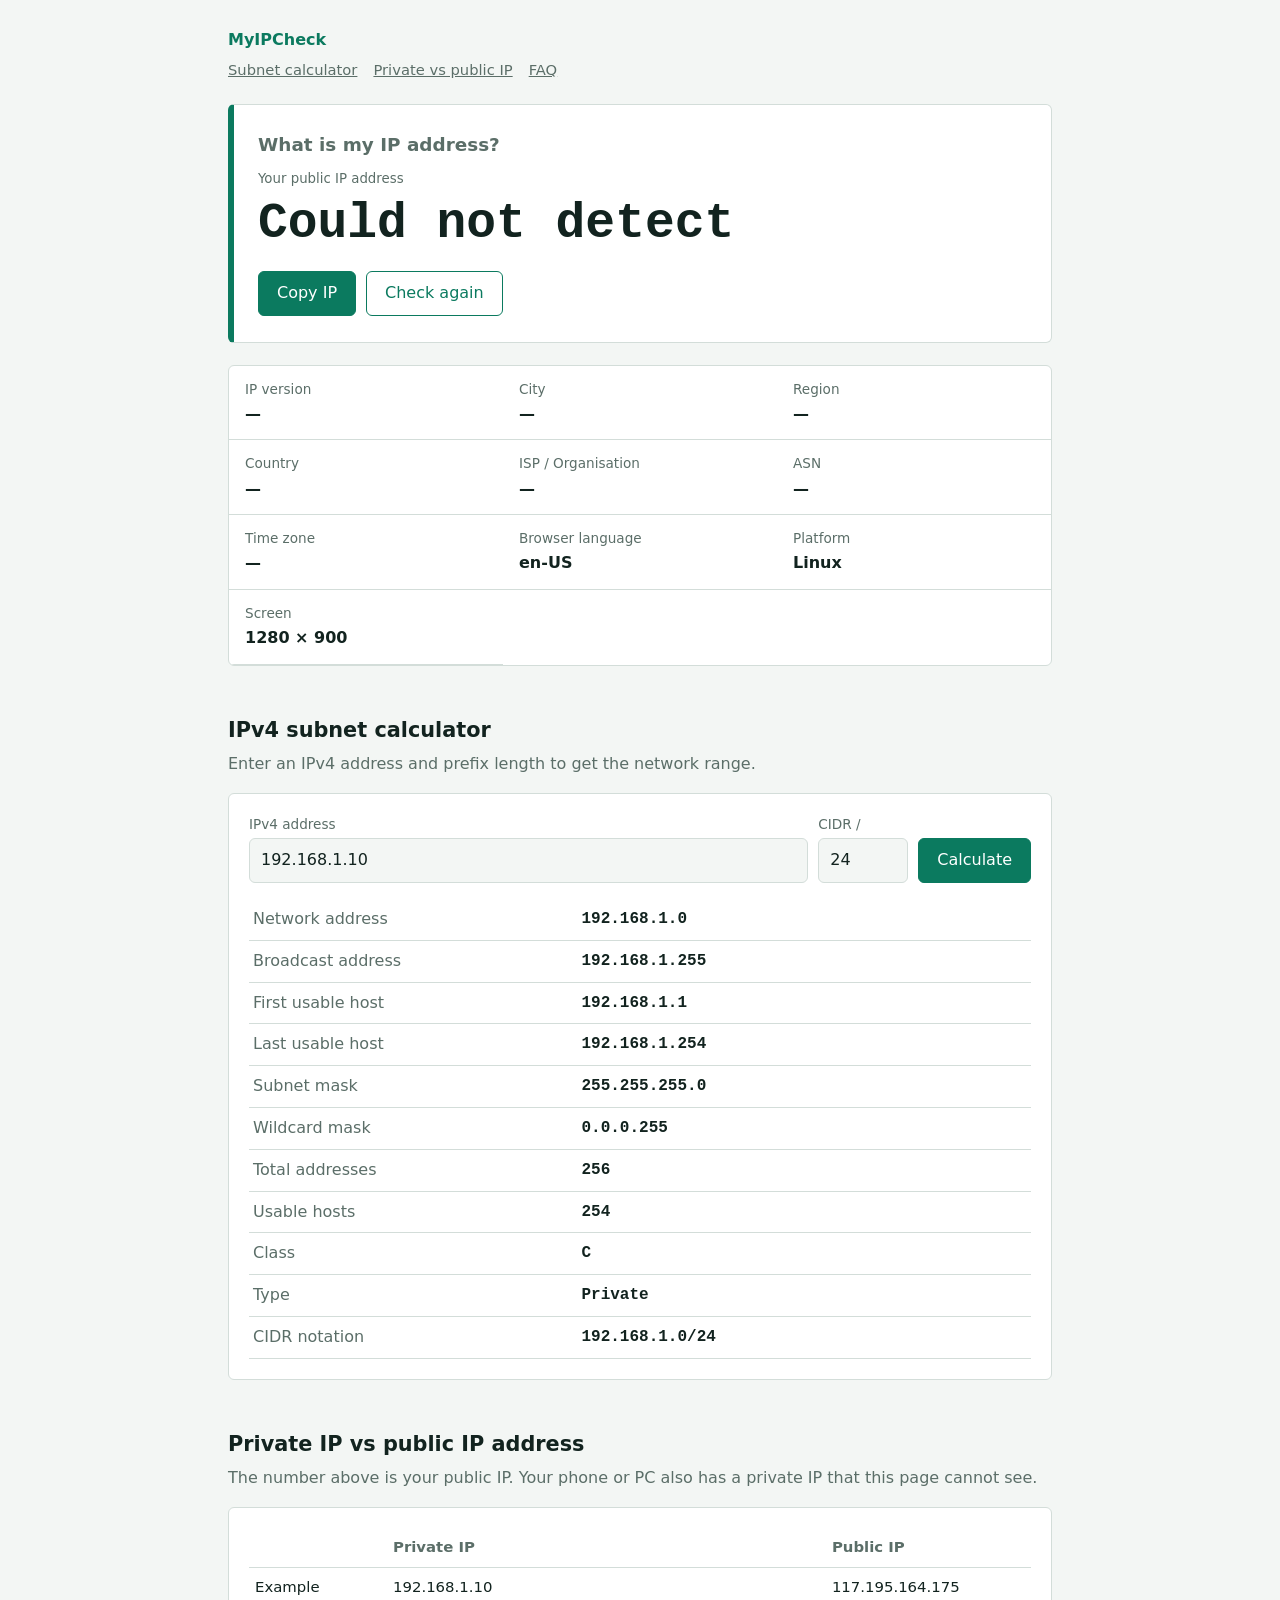
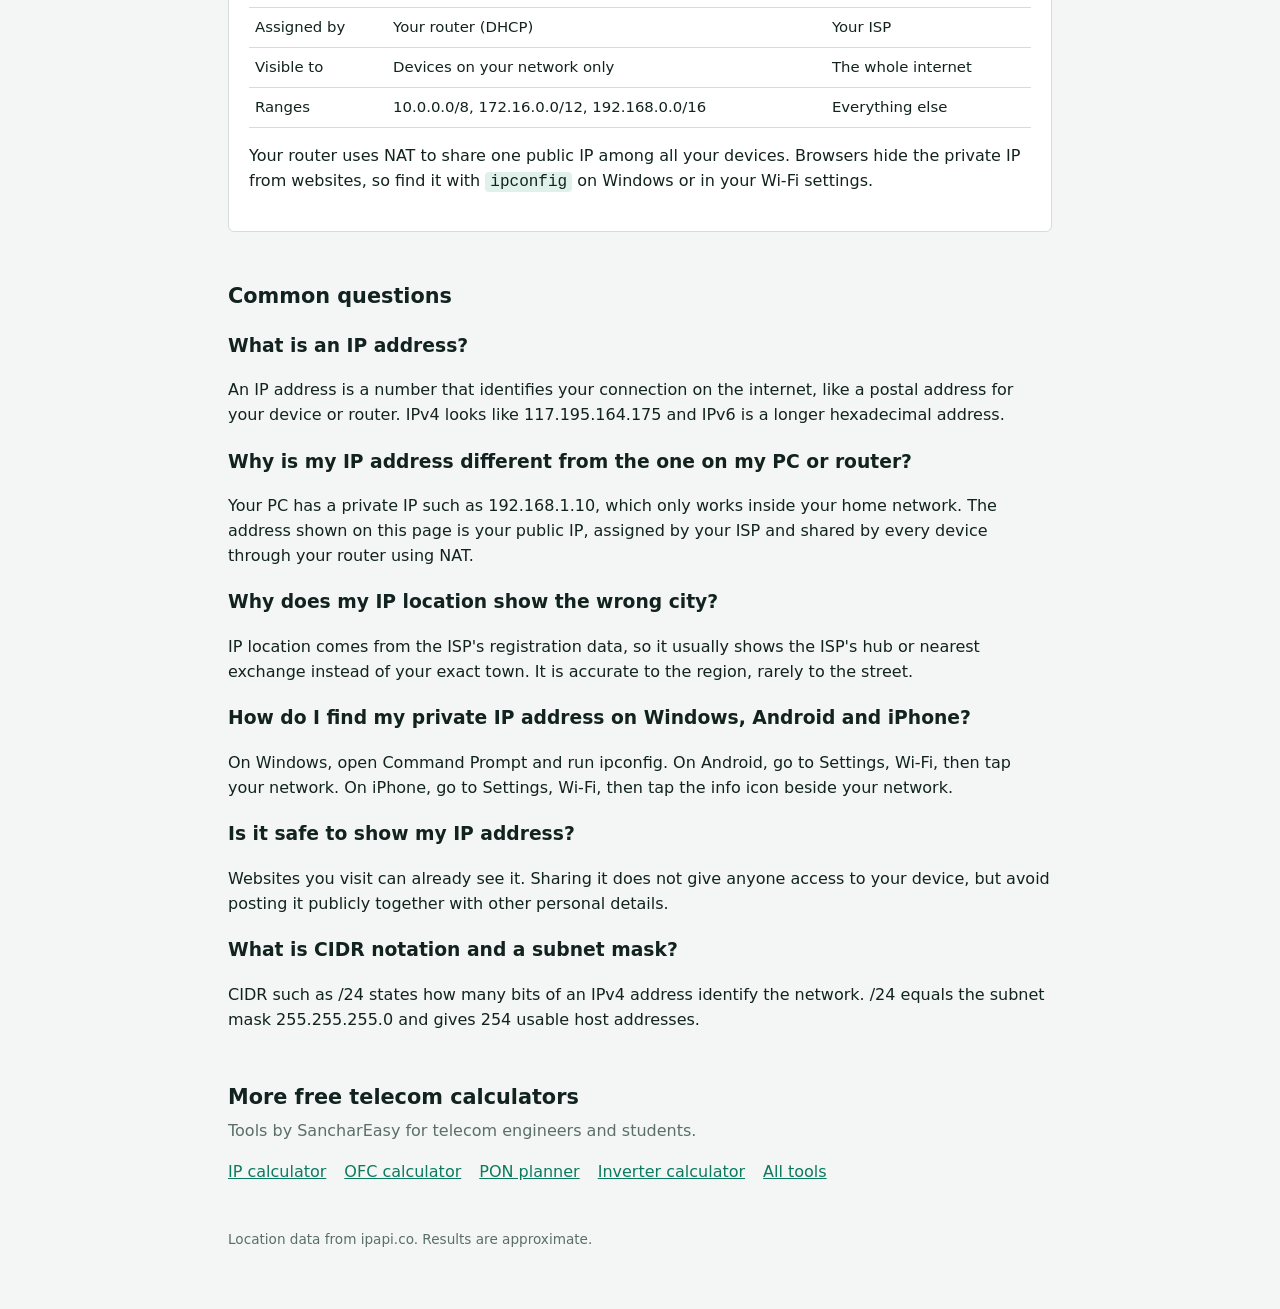
<file: what-is-my-ip/index.html>
<!DOCTYPE html>
<html lang="en">
<head>
<meta charset="utf-8">
<meta name="viewport" content="width=device-width, initial-scale=1">
<title>What Is My IP Address? Free IP Lookup, Location & Subnet Calculator</title>
<meta name="description" content="See your public IP address, location, ISP and ASN instantly. Learn why it differs from your router or PC IP, and use the free IPv4 subnet calculator.">
<meta name="robots" content="index,follow,max-snippet:-1,max-image-preview:large">
<meta name="theme-color" content="#0b7a5f">
<link rel="canonical" href="https://sanchareasy.xyz/what-is-my-ip/">
<link rel="icon" href="data:image/svg+xml,%3Csvg xmlns='http://www.w3.org/2000/svg' viewBox='0 0 100 100'%3E%3Ctext y='.9em' font-size='90'%3E%F0%9F%8C%90%3C/text%3E%3C/svg%3E">
<link rel="preconnect" href="https://ipapi.co" crossorigin>
<meta property="og:type" content="website">
<meta property="og:site_name" content="SancharEasy">
<meta property="og:title" content="What Is My IP Address? Free IP Lookup, Location & Subnet Calculator">
<meta property="og:description" content="See your public IP address, location, ISP and ASN instantly. Learn why it differs from your router or PC IP, and use the free IPv4 subnet calculator.">
<meta property="og:url" content="https://sanchareasy.xyz/what-is-my-ip/">
<meta name="twitter:card" content="summary">
<meta name="twitter:title" content="What Is My IP Address? Free IP Lookup, Location & Subnet Calculator">
<meta name="twitter:description" content="See your public IP address, location, ISP and ASN instantly. Learn why it differs from your router or PC IP, and use the free IPv4 subnet calculator.">
<script type="application/ld+json">[{"@context": "https://schema.org", "@type": "WebApplication", "name": "What Is My IP Address", "url": "https://sanchareasy.xyz/what-is-my-ip/", "description": "See your public IP address, location, ISP and ASN instantly. Learn why it differs from your router or PC IP, and use the free IPv4 subnet calculator.", "applicationCategory": "UtilitiesApplication", "operatingSystem": "Any", "offers": {"@type": "Offer", "price": "0", "priceCurrency": "USD"}, "inLanguage": "en"}, {"@context": "https://schema.org", "@type": "FAQPage", "mainEntity": [{"@type": "Question", "name": "What is an IP address?", "acceptedAnswer": {"@type": "Answer", "text": "An IP address is a number that identifies your connection on the internet, like a postal address for your device or router. IPv4 looks like 117.195.164.175 and IPv6 is a longer hexadecimal address."}}, {"@type": "Question", "name": "Why is my IP address different from the one on my PC or router?", "acceptedAnswer": {"@type": "Answer", "text": "Your PC has a private IP such as 192.168.1.10, which only works inside your home network. The address shown on this page is your public IP, assigned by your ISP and shared by every device through your router using NAT."}}, {"@type": "Question", "name": "Why does my IP location show the wrong city?", "acceptedAnswer": {"@type": "Answer", "text": "IP location comes from the ISP's registration data, so it usually shows the ISP's hub or nearest exchange instead of your exact town. It is accurate to the region, rarely to the street."}}, {"@type": "Question", "name": "How do I find my private IP address on Windows, Android and iPhone?", "acceptedAnswer": {"@type": "Answer", "text": "On Windows, open Command Prompt and run ipconfig. On Android, go to Settings, Wi-Fi, then tap your network. On iPhone, go to Settings, Wi-Fi, then tap the info icon beside your network."}}, {"@type": "Question", "name": "Is it safe to show my IP address?", "acceptedAnswer": {"@type": "Answer", "text": "Websites you visit can already see it. Sharing it does not give anyone access to your device, but avoid posting it publicly together with other personal details."}}, {"@type": "Question", "name": "What is CIDR notation and a subnet mask?", "acceptedAnswer": {"@type": "Answer", "text": "CIDR such as /24 states how many bits of an IPv4 address identify the network. /24 equals the subnet mask 255.255.255.0 and gives 254 usable host addresses."}}]}]</script>
<style>
:root{--bg:#f3f6f4;--panel:#fff;--ink:#12231f;--mute:#5b6e68;--line:#d3ddd9;--acc:#0b7a5f;--accsoft:#dff1ea;--err:#b3261e;color-scheme:light}
@media (prefers-color-scheme:dark){:root{--bg:#0e1a17;--panel:#15251f;--ink:#e6f1ed;--mute:#93aaa2;--line:#25392f;--acc:#3ed6a3;--accsoft:#18372d;--err:#ff8a80;color-scheme:dark}}
*{box-sizing:border-box}
body{margin:0;background:var(--bg);color:var(--ink);font:16px/1.55 "Segoe UI",system-ui,-apple-system,Roboto,sans-serif}
.wrap{max-width:860px;margin:0 auto;padding:28px 18px 60px}
header h1{font:600 1.15rem/1.2 "Segoe UI",system-ui,sans-serif;margin:0 0 28px;color:var(--mute);letter-spacing:.01em}
.hero{background:var(--panel);border:1px solid var(--line);border-left:6px solid var(--acc);border-radius:6px;padding:26px 24px}
.hero small{color:var(--mute);display:block;margin-bottom:6px}
.ip{font:600 clamp(1.7rem,6.5vw,3.1rem)/1.15 Consolas,"SF Mono",Menlo,monospace;word-break:break-all;margin:0}
.row{display:flex;gap:10px;flex-wrap:wrap;margin-top:18px}
button{font:inherit;cursor:pointer;border-radius:6px;border:1px solid var(--acc);padding:9px 18px;background:var(--acc);color:#fff}
@media (prefers-color-scheme:dark){button{color:#07251b}}
button.ghost{background:transparent;color:var(--acc)}
button:focus-visible,input:focus-visible{outline:3px solid var(--acc);outline-offset:2px}
dl{display:grid;grid-template-columns:repeat(auto-fit,minmax(230px,1fr));gap:0;margin:22px 0 0;border:1px solid var(--line);border-radius:6px;background:var(--panel);overflow:hidden}
dl div{padding:13px 16px;border-bottom:1px solid var(--line)}
dt{color:var(--mute);font-size:.85rem}
dd{margin:2px 0 0;font-weight:600;word-break:break-word}
h2{font-size:1.3rem;margin:48px 0 6px}
p.sub{margin:0 0 16px;color:var(--mute)}
.calc{background:var(--panel);border:1px solid var(--line);border-radius:6px;padding:20px}
.calc form,.calc .inputs{display:flex;gap:10px;flex-wrap:wrap;align-items:end}
label{display:block;font-size:.85rem;color:var(--mute);margin-bottom:3px}
input{font:inherit;padding:9px 11px;border:1px solid var(--line);border-radius:6px;background:var(--bg);color:var(--ink);width:100%}
.f1{flex:1 1 200px}.f2{flex:0 0 90px}
#res{margin-top:16px}
#res table{width:100%;border-collapse:collapse}
#res td{padding:8px 4px;border-bottom:1px solid var(--line)}
#res td:first-child{color:var(--mute);width:42%}
#res td:last-child{font-family:Consolas,Menlo,monospace;font-weight:600}
.err{color:var(--err)}
.faq p{margin:4px 0 18px}
footer{margin-top:44px;color:var(--mute);font-size:.85rem}
@media (prefers-reduced-motion:no-preference){.ip{transition:opacity .2s}}
.brand{margin:0 0 6px;font-weight:700;color:var(--acc)}
header{margin-bottom:22px}header nav{display:flex;gap:16px;flex-wrap:wrap}header nav a{color:var(--mute);font-size:.92rem}
h1{font-size:1.15rem;margin:0 0 10px;color:var(--mute);font-weight:600}
a{color:var(--acc)}
.cmp{width:100%;border-collapse:collapse;margin-bottom:12px;font-size:.93rem}.cmp th,.cmp td{text-align:left;padding:8px 6px;border-bottom:1px solid var(--line);vertical-align:top}.cmp th{color:var(--mute);font-weight:600}
code{font-family:Consolas,Menlo,monospace;background:var(--accsoft);padding:1px 5px;border-radius:4px}
.more{display:flex;gap:10px 18px;flex-wrap:wrap}
</style>
</head>
<body>
<noscript><p style="padding:16px;text-align:center">Turn on JavaScript to see your IP address.</p></noscript>
<main class="wrap">
<header><p class="brand">MyIPCheck</p><nav aria-label="Page sections"><a href="#subnet">Subnet calculator</a><a href="#private-vs-public">Private vs public IP</a><a href="#faq">FAQ</a></nav></header>

<section class="hero" aria-live="polite">
  <h1>What is my IP address?</h1>
  <small>Your public IP address</small>
  <p class="ip" id="ip">Detecting…</p>
  <div class="row">
    <button id="copy" type="button">Copy IP</button>
    <button id="refresh" type="button" class="ghost">Check again</button>
  </div>
</section>

<dl id="info">
  <div><dt>IP version</dt><dd id="ver">—</dd></div>
  <div><dt>City</dt><dd id="city">—</dd></div>
  <div><dt>Region</dt><dd id="region">—</dd></div>
  <div><dt>Country</dt><dd id="country">—</dd></div>
  <div><dt>ISP / Organisation</dt><dd id="org">—</dd></div>
  <div><dt>ASN</dt><dd id="asn">—</dd></div>
  <div><dt>Time zone</dt><dd id="tz">—</dd></div>
  <div><dt>Browser language</dt><dd id="lang">—</dd></div>
  <div><dt>Platform</dt><dd id="plat">—</dd></div>
  <div><dt>Screen</dt><dd id="scr">—</dd></div>
</dl>

<h2 id="subnet">IPv4 subnet calculator</h2>
<p class="sub">Enter an IPv4 address and prefix length to get the network range.</p>
<div class="calc">
  <div class="inputs">
    <div class="f1"><label for="a">IPv4 address</label><input id="a" value="192.168.1.10" inputmode="decimal" autocomplete="off"></div>
    <div class="f2"><label for="c">CIDR /</label><input id="c" value="24" inputmode="numeric" maxlength="2"></div>
    <button id="go" type="button">Calculate</button>
  </div>
  <div id="res"></div>
</div>

<section id="private-vs-public">
<h2>Private IP vs public IP address</h2>
<p class="sub">The number above is your public IP. Your phone or PC also has a private IP that this page cannot see.</p>
<div class="calc">
<table class="cmp"><tr><th></th><th>Private IP</th><th>Public IP</th></tr>
<tr><td>Example</td><td>192.168.1.10</td><td>117.195.164.175</td></tr>
<tr><td>Assigned by</td><td>Your router (DHCP)</td><td>Your ISP</td></tr>
<tr><td>Visible to</td><td>Devices on your network only</td><td>The whole internet</td></tr>
<tr><td>Ranges</td><td>10.0.0.0/8, 172.16.0.0/12, 192.168.0.0/16</td><td>Everything else</td></tr></table>
<p>Your router uses NAT to share one public IP among all your devices. Browsers hide the private IP from websites, so find it with <code>ipconfig</code> on Windows or in your Wi-Fi settings.</p>
</div>
</section>
<section id="faq" class="faq">
<h2>Common questions</h2>
  <h3>What is an IP address?</h3>
  <p>An IP address is a number that identifies your connection on the internet, like a postal address for your device or router. IPv4 looks like 117.195.164.175 and IPv6 is a longer hexadecimal address.</p>
  <h3>Why is my IP address different from the one on my PC or router?</h3>
  <p>Your PC has a private IP such as 192.168.1.10, which only works inside your home network. The address shown on this page is your public IP, assigned by your ISP and shared by every device through your router using NAT.</p>
  <h3>Why does my IP location show the wrong city?</h3>
  <p>IP location comes from the ISP&#x27;s registration data, so it usually shows the ISP&#x27;s hub or nearest exchange instead of your exact town. It is accurate to the region, rarely to the street.</p>
  <h3>How do I find my private IP address on Windows, Android and iPhone?</h3>
  <p>On Windows, open Command Prompt and run ipconfig. On Android, go to Settings, Wi-Fi, then tap your network. On iPhone, go to Settings, Wi-Fi, then tap the info icon beside your network.</p>
  <h3>Is it safe to show my IP address?</h3>
  <p>Websites you visit can already see it. Sharing it does not give anyone access to your device, but avoid posting it publicly together with other personal details.</p>
  <h3>What is CIDR notation and a subnet mask?</h3>
  <p>CIDR such as /24 states how many bits of an IPv4 address identify the network. /24 equals the subnet mask 255.255.255.0 and gives 254 usable host addresses.</p>
</section>
<section>
<h2>More free telecom calculators</h2>
<p class="sub">Tools by SancharEasy for telecom engineers and students.</p>
<nav class="more" aria-label="More calculators"><a href="https://sanchareasy.xyz/ip-calculator/">IP calculator</a> <a href="https://sanchareasy.xyz/ofc-calculator/">OFC calculator</a> <a href="https://sanchareasy.xyz/pon-planner/">PON planner</a> <a href="https://sanchareasy.xyz/inverter-calculator/">Inverter calculator</a> <a href="https://sanchareasy.xyz/">All tools</a></nav>
</section>
<footer>Location data from ipapi.co. Results are approximate.</footer>
</main>

<script>
const $=id=>document.getElementById(id);
let current='';
function set(id,v){$(id).textContent=v||'—'}

async function getJSON(url){
  const r=await fetch(url,{cache:'no-store'});
  if(!r.ok) throw new Error(r.status);
  return r.json();
}
async function detect(){
  $('ip').textContent='Detecting…';
  ['ver','city','region','country','org','asn','tz'].forEach(i=>set(i,''));
  try{
    const d=await getJSON('https://ipapi.co/json/');
    if(d.error) throw new Error(d.reason);
    current=d.ip;
    $('ip').textContent=d.ip;
    set('ver',d.version);set('city',d.city);set('region',d.region);
    set('country',d.country_name);set('org',d.org);set('asn',d.asn);set('tz',d.timezone);
  }catch(e1){
    try{
      const d=await getJSON('https://api64.ipify.org?format=json');
      current=d.ip;
      $('ip').textContent=d.ip;
      set('ver',d.ip.includes(':')?'IPv6':'IPv4');
      set('tz',Intl.DateTimeFormat().resolvedOptions().timeZone);
    }catch(e2){
      current='';
      $('ip').textContent='Could not detect';
    }
  }
}
function device(){
  set('lang',navigator.language);
  set('plat',(navigator.userAgentData&&navigator.userAgentData.platform)||navigator.platform);
  set('scr',screen.width+' × '+screen.height);
}
$('copy').onclick=async()=>{
  if(!current) return;
  try{await navigator.clipboard.writeText(current);$('copy').textContent='Copied'}catch(e){$('copy').textContent='Copy failed'}
  setTimeout(()=>$('copy').textContent='Copy IP',1500);
};
$('refresh').onclick=detect;

/* Subnet calculator */
const toInt=a=>{const p=a.trim().split('.');if(p.length!==4||p.some(x=>!/^\d{1,3}$/.test(x)||+x>255))return null;return p.reduce((n,x)=>n*256+ +x,0)};
const toIP=n=>[n>>>24,(n>>>16)&255,(n>>>8)&255,n&255].join('.');
function calc(){
  const ip=toInt($('a').value),c=$('c').value.trim();
  const out=$('res');
  if(ip===null||!/^\d{1,2}$/.test(c)||+c>32){out.innerHTML='<p class="err">Enter a valid IPv4 address (like 192.168.1.10) and a prefix from 0 to 32.</p>';return}
  const p=+c,mask=p===0?0:(0xFFFFFFFF<<(32-p))>>>0,wild=(~mask)>>>0;
  const net=(ip&mask)>>>0,bc=(net|wild)>>>0;
  const total=Math.pow(2,32-p);
  const usable=p>=31?(p===32?1:2):total-2;
  const first=p>=31?net:net+1,last=p>=31?bc:bc-1;
  const f=ip>>>24,cls=f<128?'A':f<192?'B':f<224?'C':f<240?'D (multicast)':'E (reserved)';
  const b=ip>>>24,b2=(ip>>>16)&255;
  const priv=b===10||(b===172&&b2>=16&&b2<=31)||(b===192&&b2===168)?'Private':'Public';
  const rows=[['Network address',toIP(net)],['Broadcast address',toIP(bc)],['First usable host',toIP(first)],['Last usable host',toIP(last)],['Subnet mask',toIP(mask)],['Wildcard mask',toIP(wild)],['Total addresses',total.toLocaleString()],['Usable hosts',usable.toLocaleString()],['Class',cls],['Type',priv],['CIDR notation',toIP(net)+'/'+p]];
  out.innerHTML='<table>'+rows.map(r=>'<tr><td>'+r[0]+'</td><td>'+r[1]+'</td></tr>').join('')+'</table>';
}
$('go').onclick=calc;
['a','c'].forEach(i=>$(i).addEventListener('keydown',e=>{if(e.key==='Enter')calc()}));

device();detect();calc();
</script>
</body>
</html>
</file>
<file: css/style.css>
/*==========================================================================
  style.css - Global Resource Stylesheet
  ==========================================================================*/

/*--------------------------------------------------------------------------
  1. Global settings (Custom Properties & Reset)
--------------------------------------------------------------------------*/
@layer base {
  :root {
    /* Color Palette - Modern Neutral/Deep Tech */
    --clr-bg: #f8fafc;
    --clr-surface: #ffffff;
    --clr-surface-card: #ffffff;
    --clr-surface-dark: #0f172a;
    --clr-border: #e2e8f0;
    --clr-border-hover: #cbd5e1;
    
    /* Brand Brand Elements */
    --clr-primary: #2563eb;
    --clr-primary-hover: #1d4ed8;
    --clr-primary-transparent: rgba(37, 99, 235, 0.08);
    --clr-text: #0f172a;
    --clr-text-muted: #64748b;
    --clr-text-light: #f8fafc;
    --clr-accent: #f59e0b;
    
    /* Feedback States */
    --clr-success: #10b981;
    --clr-error: #ef4444;

    /* Typographical & Spatial System */
    --font-sans: system-ui, -apple-system, BlinkMacSystemFont, "Segoe UI", Roboto, Helvetica, Arial, sans-serif;
    --fs-xs: clamp(0.7rem, 0.65rem + 0.25vw, 0.8rem);
    --fs-sm: clamp(0.8rem, 0.75rem + 0.25vw, 0.9rem);
    --fs-base: clamp(0.9rem, 0.85rem + 0.25vw, 1rem);
    --fs-md: clamp(1rem, 0.95rem + 0.35vw, 1.25rem);
    --fs-lg: clamp(1.25rem, 1.15rem + 0.5vw, 1.5rem);
    --fs-xl: clamp(1.50rem, 1.35rem + 0.75vw, 2rem);
    
    /* Layout Spacing */
    --space-2xs: 0.25rem;
    --space-xs: 0.5rem;
    --space-sm: 0.75rem;
    --space-md: 1rem;
    --space-lg: 1.5rem;
    --space-xl: 2rem;
    --space-2xl: 3rem;

    /* Rounding & Depth */
    --radius-sm: 6px;
    --radius-md: 10px;
    --radius-lg: 16px;
    --radius-full: 9999px;

    --shadow-sm: 0 1px 2px 0 rgba(0, 0, 0, 0.05);
    --shadow-md: 0 4px 6px -1px rgba(0, 0, 0, 0.1), 0 2px 4px -2px rgba(0, 0, 0, 0.1);
    --shadow-lg: 0 10px 15px -3px rgba(0, 0, 0, 0.1), 0 4px 6px -4px rgba(0, 0, 0, 0.1);

    --transition-standard: all 0.2s cubic-bezier(0.4, 0, 0.2, 1);
    --container-width: 1200px;
  }

  /* Reset - Structural Base & Natural Sizing */
  *, *::before, *::after {
    box-sizing: border-box;
    margin: 0;
    padding: 0;
  }

  html {
    scroll-behavior: smooth;
    text-size-adjust: none;
    -webkit-text-size-adjust: none;
  }

  body {
    background-color: var(--clr-bg);
    color: var(--clr-text);
    font-family: var(--font-sans);
    font-size: var(--fs-base);
    line-height: 1.5;
    text-rendering: optimizeSpeed;
    -webkit-font-smoothing: antialiased;
    min-block-size: 100vh;
    overflow-x: hidden;
  }

  h1, h2, h3, h4 {
    color: var(--clr-text);
    font-weight: 700;
    line-height: 1.25;
    text-wrap: balance;
  }

  h1 { font-size: var(--fs-xl); margin-block-end: var(--space-lg); }
  h2 { font-size: var(--fs-lg); margin-block-end: var(--space-md); }
  h3 { font-size: var(--fs-md); margin-block-end: var(--space-sm); }

  a {
    color: var(--clr-primary);
    text-decoration: none;
    transition: var(--transition-standard);
  }

  a:hover {
    color: var(--clr-primary-hover);
    text-decoration: underline;
  }

  img, picture, svg, video {
    display: block;
    max-inline-size: 100%;
    block-size: auto;
  }

  ul, ol {
    list-style: none;
  }

  /* Keyboard Accessibility baseline */
  :focus-visible {
    outline: 2px solid var(--clr-primary);
    outline-offset: 4px;
  }

  .container {
    inline-size: 100%;
    max-inline-size: var(--container-width);
    margin-inline: auto;
    padding-inline: var(--space-md);
  }
}

/*--------------------------------------------------------------------------
  2. Header
--------------------------------------------------------------------------*/
.site-header {
  background-color: var(--clr-surface);
  border-block-end: 1px solid var(--clr-border);
  position: sticky;
  top: 0;
  z-index: 100;
  box-shadow: var(--shadow-sm);
}

.site-header__container {
  display: flex;
  align-items: center;
  justify-content: space-between;
  block-size: 72px;
}

.site-logo {
  font-weight: 800;
  font-size: var(--fs-lg);
  color: var(--clr-primary);
  display: flex;
  align-items: center;
  gap: var(--space-xs);
}

.site-logo:hover {
  text-decoration: none;
}

/*--------------------------------------------------------------------------
  3. Navigation
--------------------------------------------------------------------------*/
.site-nav__list {
  display: flex;
  align-items: center;
  gap: var(--space-lg);
}

.site-nav__link {
  color: var(--clr-text-muted);
  font-weight: 500;
  font-size: var(--fs-sm);
  padding-block: var(--space-xs);
  border-block-end: 2px solid transparent;
}

.site-nav__link:hover,
.site-nav__link--active {
  color: var(--clr-primary);
  text-decoration: none;
  border-block-end-color: var(--clr-primary);
}

/* Mobile Nav Toggle Icon Utility */
.menu-toggle {
  display: none;
  background: transparent;
  border: none;
  cursor: pointer;
  padding: var(--space-xs);
}

/*--------------------------------------------------------------------------
  4. Footer
--------------------------------------------------------------------------*/
.site-footer {
  background-color: var(--clr-surface-dark);
  color: var(--clr-text-light);
  padding-block: var(--space-2xl) var(--space-lg);
  margin-block-start: var(--space-2xl);
  font-size: var(--fs-sm);
}

.site-footer__grid {
  display: grid;
  grid-template-columns: repeat(auto-fit, minmax(200px, 1fr));
  gap: var(--space-xl);
  margin-block-end: var(--space-xl);
}

.footer-col__title {
  color: var(--clr-surface);
  font-size: var(--fs-md);
  margin-block-end: var(--space-md);
}

.footer-col__links {
  display: flex;
  flex-direction: column;
  gap: var(--space-xs);
}

.footer-col__link {
  color: #94a3b8; /* Faded muted color */
  text-decoration: none;
}

.footer-col__link:hover {
  color: var(--clr-surface);
  text-decoration: underline;
}

.site-footer__bottom {
  border-block-start: 1px solid #334155;
  padding-block-start: var(--space-lg);
  text-align: center;
  color: #64748b;
}

/*--------------------------------------------------------------------------
  5. Cards
--------------------------------------------------------------------------*/
.grid-container {
  display: grid;
  grid-template-columns: repeat(auto-fit, minmax(280px, 1fr));
  gap: var(--space-lg);
}

.card {
  background-color: var(--clr-surface-card);
  border: 1px solid var(--clr-border);
  border-radius: var(--radius-md);
  overflow: hidden;
  box-shadow: var(--shadow-sm);
  transition: var(--transition-standard);
  display: flex;
  flex-direction: column;
}

.card:hover {
  transform: translateY(-4px);
  box-shadow: var(--shadow-md);
  border-color: var(--clr-border-hover);
}

.card__image-wrapper {
  aspect-ratio: 16 / 9;
  background-color: #f1f5f9;
  overflow: hidden;
}

.card__image {
  inline-size: 100%;
  block-size: 100%;
  object-fit: cover;
}

.card__content {
  padding: var(--space-lg);
  flex-grow: 1;
  display: flex;
  flex-direction: column;
  gap: var(--space-xs);
}

.card__title {
  font-size: var(--fs-md);
  color: var(--clr-text);
  margin: 0;
}

.card__description {
  font-size: var(--fs-sm);
  color: var(--clr-text-muted);
  line-height: 1.5;
  flex-grow: 1;
}

.card__footer {
  padding-inline: var(--space-lg);
  padding-block-end: var(--space-lg);
}

/*--------------------------------------------------------------------------
  6. Buttons
--------------------------------------------------------------------------*/
.btn {
  display: inline-flex;
  align-items: center;
  justify-content: center;
  font-size: var(--fs-sm);
  font-weight: 600;
  padding-block: var(--space-xs);
  padding-inline: var(--space-lg);
  border-radius: var(--radius-sm);
  border: 1px solid transparent;
  cursor: pointer;
  text-decoration: none;
  transition: var(--transition-standard);
  white-space: nowrap;
}

.btn:hover {
  text-decoration: none;
}

.btn--primary {
  background-color: var(--clr-primary);
  color: var(--clr-surface);
}

.btn--primary:hover {
  background-color: var(--clr-primary-hover);
}

.btn--secondary {
  background-color: var(--clr-surface);
  border-color: var(--clr-border);
  color: var(--clr-text);
}

.btn--secondary:hover {
  background-color: var(--clr-bg);
  border-color: var(--clr-border-hover);
}

.btn--text {
  background-color: transparent;
  color: var(--clr-primary);
  padding-inline: var(--space-xs);
}

.btn--text:hover {
  background-color: var(--clr-primary-transparent);
}

.btn--disabled,
.btn:disabled {
  opacity: 0.6;
  cursor: not-allowed;
  pointer-events: none;
}

.btn--full {
  display: flex;
  inline-size: 100%;
}

/*--------------------------------------------------------------------------
  7. Forms & 8. Input Boxes
--------------------------------------------------------------------------*/
.form-group {
  display: flex;
  flex-direction: column;
  gap: var(--space-2xs);
  margin-block-end: var(--space-md);
}

.form-label {
  font-size: var(--fs-xs);
  font-weight: 600;
  color: var(--clr-text);
}

/* 8. Input Boxes (Explicit validation/state layout) */
.input-text,
.input-select,
.input-textarea {
  font-family: inherit;
  font-size: var(--fs-sm);
  color: var(--clr-text);
  background-color: var(--clr-surface);
  border: 1px solid var(--clr-border);
  border-radius: var(--radius-sm);
  padding: var(--space-xs) var(--space-sm);
  transition: var(--transition-standard);
  inline-size: 100%;
}

.input-text:hover,
.input-select:hover,
.input-textarea:hover {
  border-color: var(--clr-border-hover);
}

.input-text:focus,
.input-select:focus,
.input-textarea:focus {
  outline: none;
  border-color: var(--clr-primary);
  box-shadow: 0 0 0 3px var(--clr-primary-transparent);
}

.input-textarea {
  resize: vertical;
  min-block-size: 100px;
}

/* Checkbox and Radio controls styling overrides */
.form-check {
  display: flex;
  align-items: center;
  gap: var(--space-xs);
}

.input-check {
  accent-color: var(--clr-primary);
  inline-size: 1.15em;
  block-size: 1.15em;
}

/* Validation styling */
.form-group--error .input-text {
  border-color: var(--clr-error);
}

.form-error {
  color: var(--clr-error);
  font-size: var(--fs-xs);
}

/*--------------------------------------------------------------------------
  9. Calculator layout
--------------------------------------------------------------------------*/
.calculator {
  background-color: var(--clr-surface);
  border: 1px solid var(--clr-border);
  border-radius: var(--radius-lg);
  padding: var(--space-lg);
  box-shadow: var(--shadow-md);
  max-inline-size: 500px;
  margin-inline: auto;
}

.calc-screen {
  background-color: #f1f5f9;
  border-radius: var(--radius-sm);
  padding: var(--space-md);
  margin-block-end: var(--space-md);
  text-align: end;
  min-block-size: 72px;
}

.calc-screen__expression {
  font-size: var(--fs-xs);
  color: var(--clr-text-muted);
  display: block;
}

.calc-screen__result {
  font-size: var(--fs-lg);
  font-weight: 700;
  color: var(--clr-text);
  word-wrap: break-word;
}

.calc-grid {
  display: grid;
  grid-template-columns: repeat(4, 1fr);
  gap: var(--space-xs);
}

.calc-btn {
  font-family: inherit;
  font-size: var(--fs-md);
  font-weight: 600;
  border: 1px solid var(--clr-border);
  background-color: var(--clr-surface-card);
  border-radius: var(--radius-sm);
  aspect-ratio: 1;
  cursor: pointer;
  transition: var(--transition-standard);
  color: var(--clr-text);
}

.calc-btn:hover {
  background-color: var(--clr-bg);
  border-color: var(--clr-border-hover);
}

.calc-btn:active {
  transform: scale(0.95);
}

.calc-btn--action {
  color: var(--clr-primary);
}

.calc-btn--operator {
  background-color: var(--clr-primary-transparent);
  border-color: transparent;
  color: var(--clr-primary);
}

.calc-btn--operator:hover {
  background-color: var(--clr-primary);
  color: var(--clr-surface);
}

.calc-btn--double {
  grid-column: span 2;
  aspect-ratio: auto;
}

/*--------------------------------------------------------------------------
  10. Tables
--------------------------------------------------------------------------*/
.table-responsive {
  inline-size: 100%;
  overflow-x: auto;
  border: 1px solid var(--clr-border);
  border-radius: var(--radius-md);
  background-color: var(--clr-surface);
  box-shadow: var(--shadow-sm);
}

.table {
  inline-size: 100%;
  border-collapse: collapse;
  font-size: var(--fs-sm);
  text-align: start;
}

.table th,
.table td {
  padding: var(--space-md);
  border-block-end: 1px solid var(--clr-border);
}

.table th {
  background-color: #f8fafc;
  font-weight: 600;
  color: var(--clr-text);
  white-space: nowrap;
}

.table tr:last-child td {
  border-block-end: none;
}

.table tbody tr {
  transition: var(--transition-standard);
}

.table tbody tr:hover {
  background-color: rgba(0, 0, 0, 0.015);
}

.table--striped tbody tr:nth-of-type(even) {
  background-color: #f8fafc;
}

/*--------------------------------------------------------------------------
  11. Responsive/mobile design
--------------------------------------------------------------------------*/
@media (max-width: 768px) {
  .site-header__container {
    padding-inline: var(--space-md);
  }

  .menu-toggle {
    display: flex;
  }

  .site-nav {
    display: none; /* Add Class site-nav--open based on your dynamic mobile Menu */
    position: absolute;
    top: 100%;
    inset-inline: 0;
    background-color: var(--clr-surface);
    border-block-end: 1px solid var(--clr-border);
    padding: var(--space-md);
    box-shadow: var(--shadow-md);
    animation: slideDown 0.3s ease-in-out;
  }

  .site-nav--open {
    display: block;
  }

  .site-nav__list {
    flex-direction: column;
    align-items: flex-start;
    gap: var(--space-md);
  }

  .site-nav__link {
    inline-size: 100%;
    padding-block: var(--space-xs);
    border-block-end: none;
    border-inline-start: 3px solid transparent;
    padding-inline-start: var(--space-sm);
  }

  .site-nav__link:hover,
  .site-nav__link--active {
    border-inline-start-color: var(--clr-primary);
  }

  /* Structural Collapse for Tables on Mobile */
  .table--collapsed-mobile,
  .table--collapsed-mobile thead,
  .table--collapsed-mobile tbody,
  .table--collapsed-mobile th,
  .table--collapsed-mobile td,
  .table--collapsed-mobile tr {
    display: block;
  }

  .table--collapsed-mobile thead {
    display: none;
  }

  .table--collapsed-mobile tr {
    border-block-end: 2px solid var(--clr-border);
    padding: var(--space-xs) 0;
  }

  .table--collapsed-mobile td {
    border-block-end: none;
    text-align: right;
    position: relative;
    padding-inline-start: 50%;
  }

  .table--collapsed-mobile td::before {
    content: attr(data-label);
    position: absolute;
    inset-inline-start: var(--space-md);
    inline-size: 45%;
    text-align: left;
    font-weight: 600;
    color: var(--clr-text-muted);
  }
}

@keyframes slideDown {
  from { opacity: 0; transform: translateY(-10px); }
  to { opacity: 1; transform: translateY(0); }
}

/*--------------------------------------------------------------------------
  12. Dark mode (Dynamic via standard selector and prefers-color-scheme)
--------------------------------------------------------------------------*/
@media (prefers-color-scheme: dark) {
  :root:not([data-theme="light"]) {
    --clr-bg: #090d16;
    --clr-surface: #0f172a;
    --clr-surface-card: #1e293b;
    --clr-border: #334155;
    --clr-border-hover: #475569;
    --clr-text: #f8fafc;
    --clr-text-muted: #94a3b8;
    
    --shadow-sm: 0 1px 2px 0 rgba(0, 0, 0, 0.5);
    --shadow-md: 0 4px 6px -1px rgba(0, 0, 0, 0.4);
    --shadow-lg: 0 10px 15px -3px rgba(0, 0, 0, 0.4);
  }
  
  :root:not([data-theme="light"]) .calc-screen {
    background-color: #090d16;
  }
  
  :root:not([data-theme="light"]) .table th {
    background-color: #1e293b;
  }
}

/* Attribute selector-based support (overriding default behavior if toggled dynamically) */
[data-theme="dark"] {
  --clr-bg: #090d16;
  --clr-surface: #0f172a;
  --clr-surface-card: #1e293b;
  --clr-border: #334155;
  --clr-border-hover: #475569;
  --clr-text: #f8fafc;
  --clr-text-muted: #94a3b8;
  
  --shadow-sm: 0 1px 2px 0 rgba(0, 0, 0, 0.5);
  --shadow-md: 0 4px 6px -1px rgba(0, 0, 0, 0.4);
}

[data-theme="dark"] .calc-screen {
  background-color: #090d16;
}

[data-theme="dark"] .table th {
  background-color: #1e293b;
}
</file>
